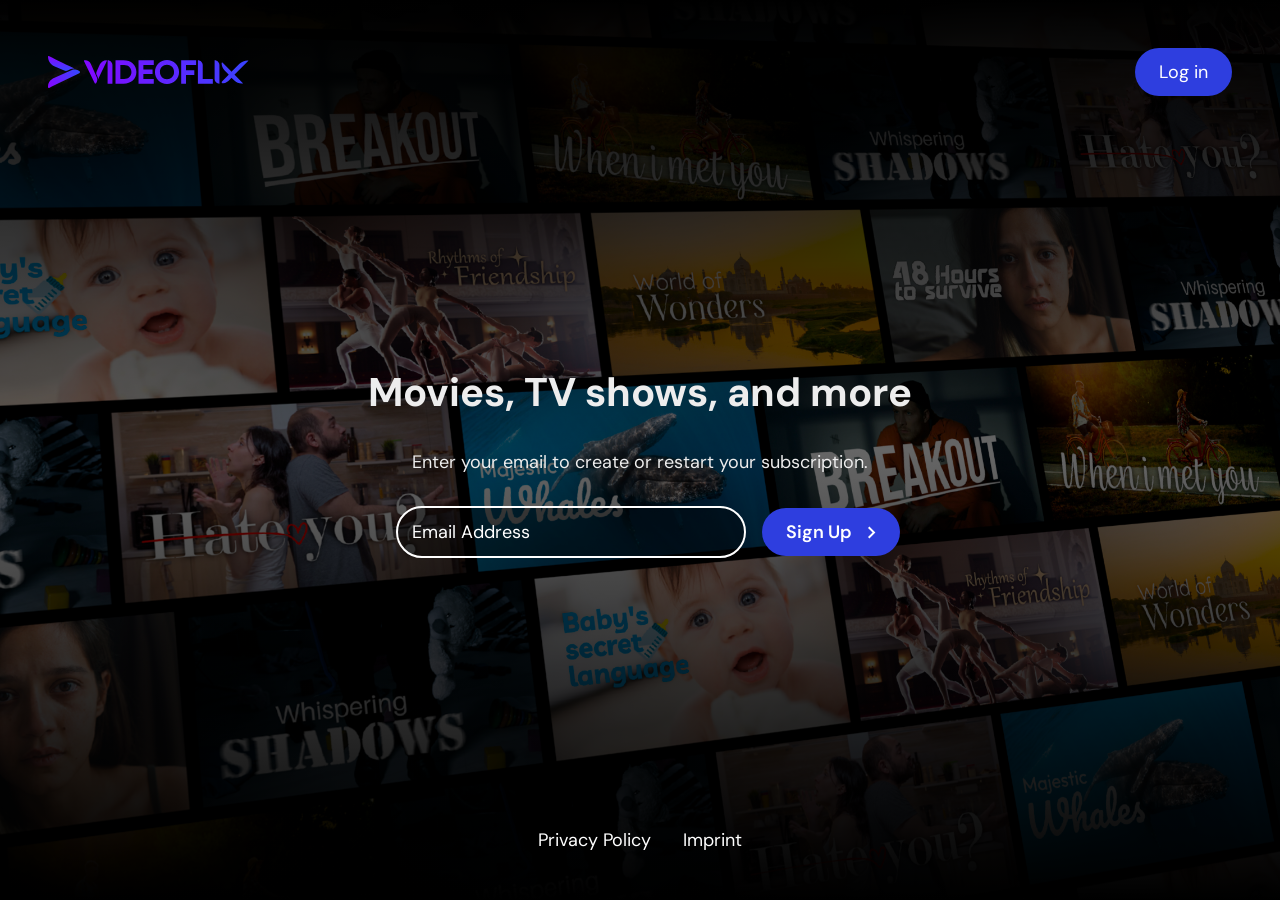
<file: index.html>
<!DOCTYPE html>
<html lang="en">
<head>
    <meta charset="UTF-8">
    <meta name="viewport" content="width=device-width, initial-scale=1.0">
    <title>Videoflix - Startseite</title>

    <link rel="icon" href="./assets/icons/logo_icon_small.svg" type="image/svg+xml">
    <link rel="stylesheet" href="/shared/css/variables.css">
    <link rel="stylesheet" href="/shared/css/standard.css">
    <link rel="stylesheet" href="/shared/css/fonts.css">
    <link rel="stylesheet" href="/shared/css/assets.css">
    <link rel="stylesheet" href="/styles.css">
    <link rel="stylesheet" href="/shared/css/header_footer.css">
    <link rel="stylesheet" href="/shared/css/toast_msg.css">

    <script src="/shared/js/variables.js" defer></script>
    <script src="/shared/js/config.js"></script>
    <script src="/shared/js/auth.js"></script>
    <script src="/shared/js/ui_helper.js"></script>
    <script src="/shared/js/api.js"></script>
    <script src="/shared/js/header.js"></script>
</head>
<body onload="" class="img_bg index_bg">
<header class="main_header w_full">
    <a aria-label="main page" href="../index.html">
        <img src="/assets/icons/logo_icon_small.svg" alt="" srcset="">
        <img src="/assets/icons/logo_icon.svg" alt="" srcset="">
    </a>
    <div id="head_content_right" class="d_flex_cc_gm head_content_right">
        <div class="d_flex_cc_gm">
            <a href="./pages/auth/login.html" class="std_btn btn_prime pad_s d_flex_cc_gs">
                Log in
            </a>
        </div>
    </div>
</header>
<main class="w_full d_flex_cc_gl">
    <section class="d_flex_cc_gl f_d_c font_white_color">
        <h1>Movies, TV shows, and more</h1>
        <p>Enter your email to create or restart your subscription.</p>
        <form onsubmit="goToRegister(event)" class="d_flex_cc_gm index_form">
            <div error="false" id="email_group" class="form_group_w_icon_wo_label w_full d_flex_cc_gm">
                <label for="email"></label>
                <input type="text" placeholder="Email Address" name="email" id="email" class="input_index" required
                       autocomplete="email">
                <div class="d_flex_cc_gm">
                    <button type="submit" class="std_btn btn_prime pad_s d_flex_cc_gm">
                        Sign Up
                        <img src="./assets/icons/chevron_right.svg" alt="" srcset="">
                    </button>
                </div>
            </div>
        </form>
    </section>
</main>
<footer class="main_footer w_full">
    <nav class="d_flex_cc_gl w_full">
        <a href="./pages/privacy/index.html" class="link">Privacy Policy</a>
        <a href="./pages/imprint/index.html" class="link">Imprint</a>
    </nav>
</footer>
</body>
</html>
</file>
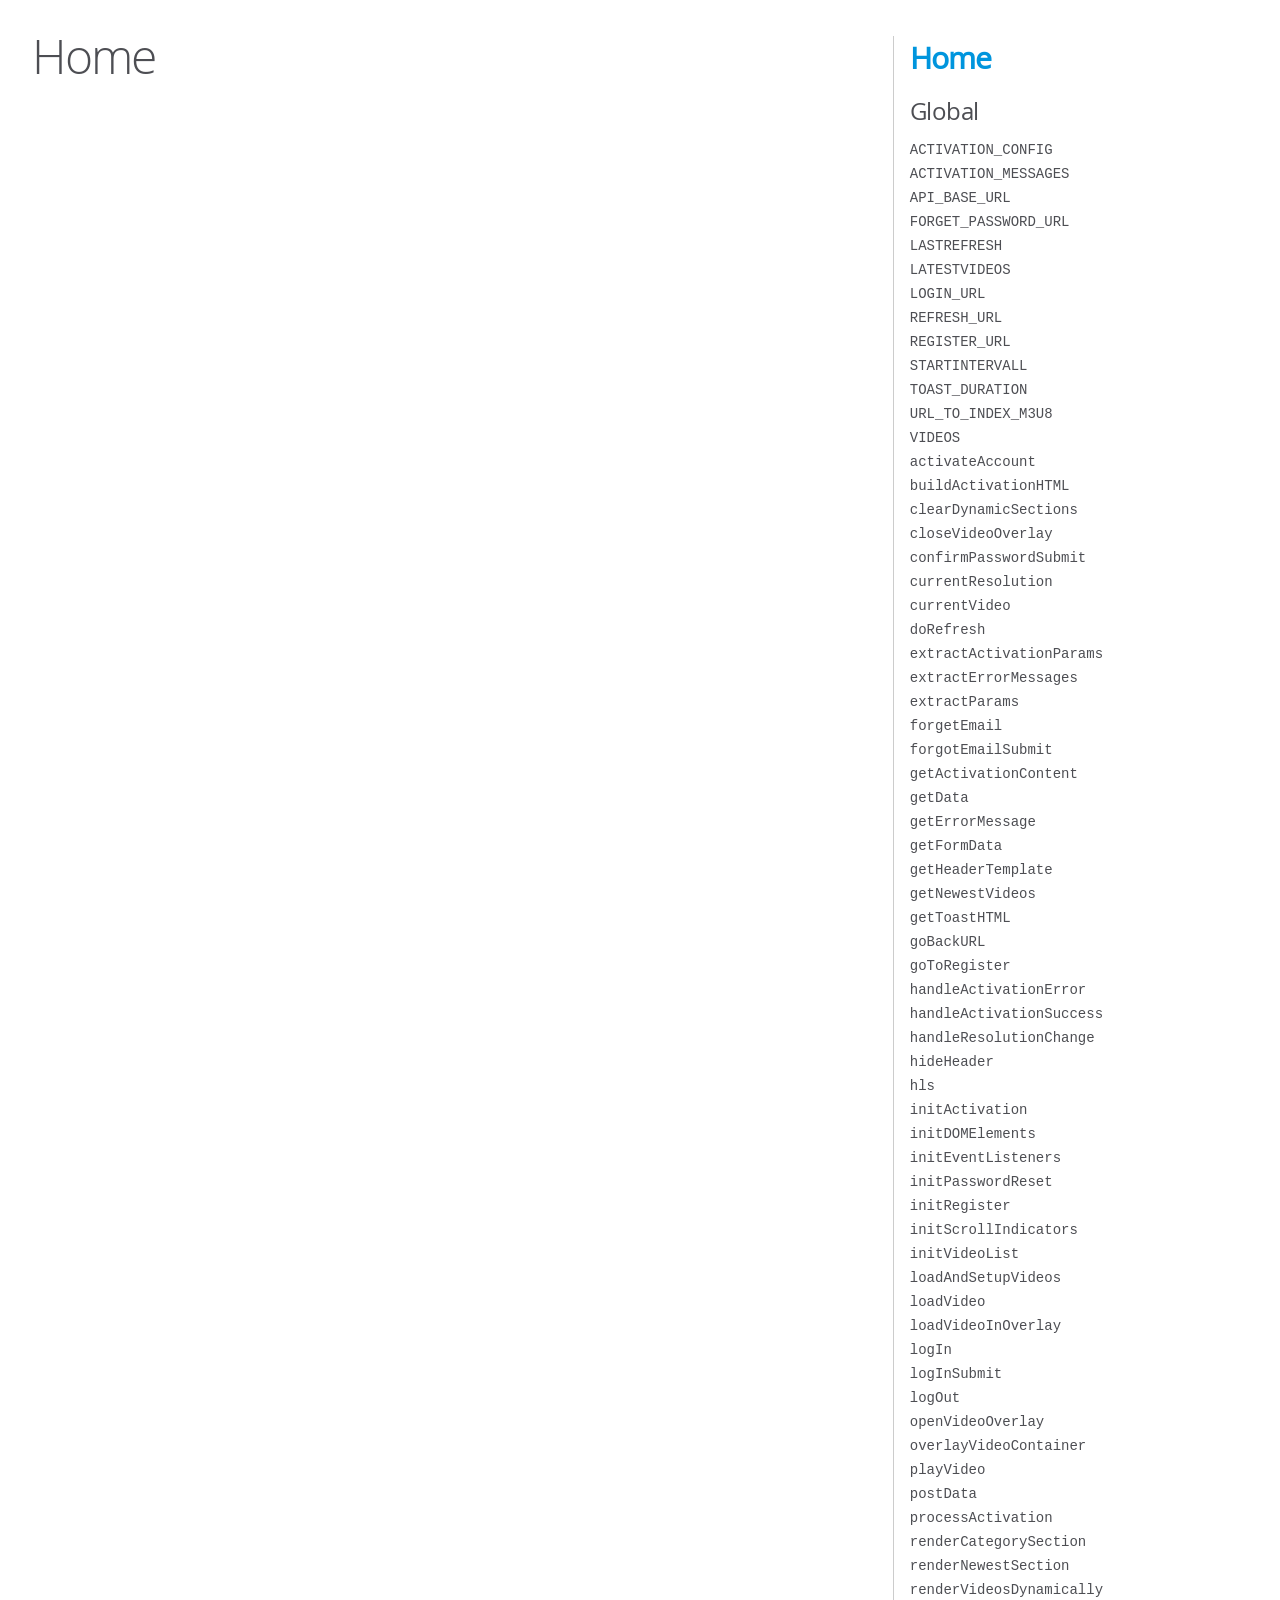
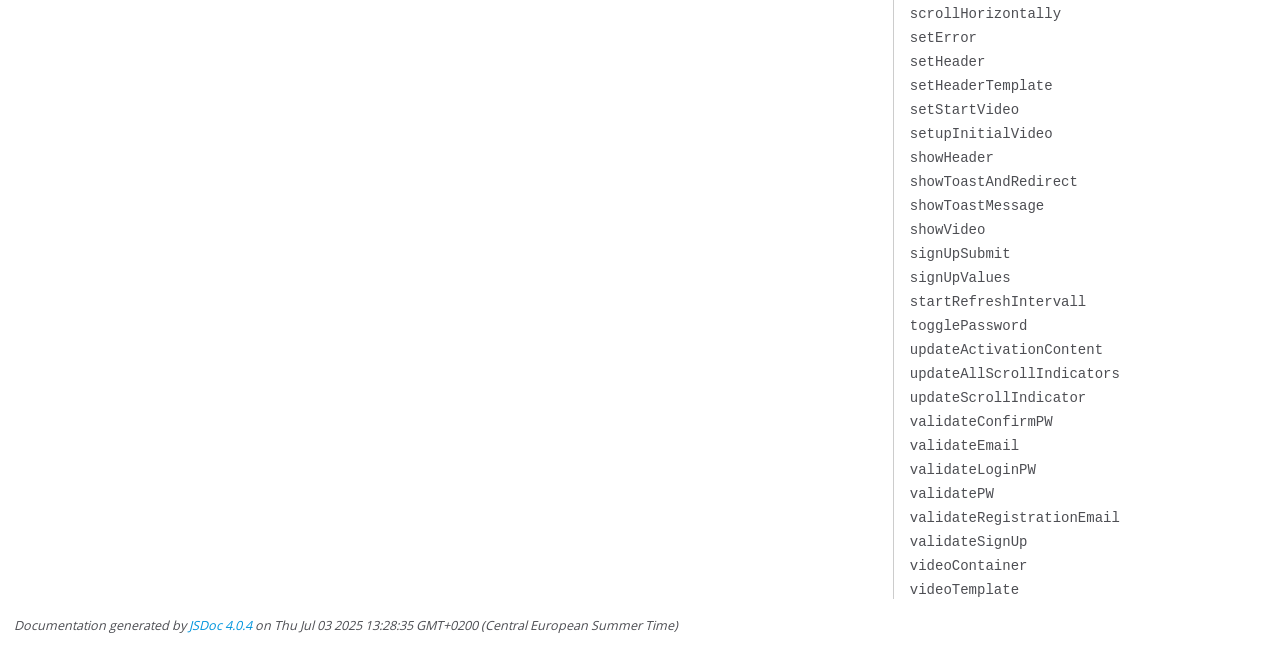
<file: docs/jsdoc/index.html>
<!DOCTYPE html>
<html lang="en">
<head>
    <meta charset="utf-8">
    <title>JSDoc: Home</title>

    <script src="scripts/prettify/prettify.js"> </script>
    <script src="scripts/prettify/lang-css.js"> </script>
    <!--[if lt IE 9]>
      <script src="//html5shiv.googlecode.com/svn/trunk/html5.js"></script>
    <![endif]-->
    <link type="text/css" rel="stylesheet" href="styles/prettify-tomorrow.css">
    <link type="text/css" rel="stylesheet" href="styles/jsdoc-default.css">
</head>

<body>

<div id="main">

    <h1 class="page-title">Home</h1>

    



    


    <h3> </h3>










    









</div>

<nav>
    <h2><a href="index.html">Home</a></h2><h3>Global</h3><ul><li><a href="global.html#ACTIVATION_CONFIG">ACTIVATION_CONFIG</a></li><li><a href="global.html#ACTIVATION_MESSAGES">ACTIVATION_MESSAGES</a></li><li><a href="global.html#API_BASE_URL">API_BASE_URL</a></li><li><a href="global.html#FORGET_PASSWORD_URL">FORGET_PASSWORD_URL</a></li><li><a href="global.html#LASTREFRESH">LASTREFRESH</a></li><li><a href="global.html#LATESTVIDEOS">LATESTVIDEOS</a></li><li><a href="global.html#LOGIN_URL">LOGIN_URL</a></li><li><a href="global.html#REFRESH_URL">REFRESH_URL</a></li><li><a href="global.html#REGISTER_URL">REGISTER_URL</a></li><li><a href="global.html#STARTINTERVALL">STARTINTERVALL</a></li><li><a href="global.html#TOAST_DURATION">TOAST_DURATION</a></li><li><a href="global.html#URL_TO_INDEX_M3U8">URL_TO_INDEX_M3U8</a></li><li><a href="global.html#VIDEOS">VIDEOS</a></li><li><a href="global.html#activateAccount">activateAccount</a></li><li><a href="global.html#buildActivationHTML">buildActivationHTML</a></li><li><a href="global.html#clearDynamicSections">clearDynamicSections</a></li><li><a href="global.html#closeVideoOverlay">closeVideoOverlay</a></li><li><a href="global.html#confirmPasswordSubmit">confirmPasswordSubmit</a></li><li><a href="global.html#currentResolution">currentResolution</a></li><li><a href="global.html#currentVideo">currentVideo</a></li><li><a href="global.html#doRefresh">doRefresh</a></li><li><a href="global.html#extractActivationParams">extractActivationParams</a></li><li><a href="global.html#extractErrorMessages">extractErrorMessages</a></li><li><a href="global.html#extractParams">extractParams</a></li><li><a href="global.html#forgetEmail">forgetEmail</a></li><li><a href="global.html#forgotEmailSubmit">forgotEmailSubmit</a></li><li><a href="global.html#getActivationContent">getActivationContent</a></li><li><a href="global.html#getData">getData</a></li><li><a href="global.html#getErrorMessage">getErrorMessage</a></li><li><a href="global.html#getFormData">getFormData</a></li><li><a href="global.html#getHeaderTemplate">getHeaderTemplate</a></li><li><a href="global.html#getNewestVideos">getNewestVideos</a></li><li><a href="global.html#getToastHTML">getToastHTML</a></li><li><a href="global.html#goBackURL">goBackURL</a></li><li><a href="global.html#goToRegister">goToRegister</a></li><li><a href="global.html#handleActivationError">handleActivationError</a></li><li><a href="global.html#handleActivationSuccess">handleActivationSuccess</a></li><li><a href="global.html#handleResolutionChange">handleResolutionChange</a></li><li><a href="global.html#hideHeader">hideHeader</a></li><li><a href="global.html#hls">hls</a></li><li><a href="global.html#initActivation">initActivation</a></li><li><a href="global.html#initDOMElements">initDOMElements</a></li><li><a href="global.html#initEventListeners">initEventListeners</a></li><li><a href="global.html#initPasswordReset">initPasswordReset</a></li><li><a href="global.html#initRegister">initRegister</a></li><li><a href="global.html#initScrollIndicators">initScrollIndicators</a></li><li><a href="global.html#initVideoList">initVideoList</a></li><li><a href="global.html#loadAndSetupVideos">loadAndSetupVideos</a></li><li><a href="global.html#loadVideo">loadVideo</a></li><li><a href="global.html#loadVideoInOverlay">loadVideoInOverlay</a></li><li><a href="global.html#logIn">logIn</a></li><li><a href="global.html#logInSubmit">logInSubmit</a></li><li><a href="global.html#logOut">logOut</a></li><li><a href="global.html#openVideoOverlay">openVideoOverlay</a></li><li><a href="global.html#overlayVideoContainer">overlayVideoContainer</a></li><li><a href="global.html#playVideo">playVideo</a></li><li><a href="global.html#postData">postData</a></li><li><a href="global.html#processActivation">processActivation</a></li><li><a href="global.html#renderCategorySection">renderCategorySection</a></li><li><a href="global.html#renderNewestSection">renderNewestSection</a></li><li><a href="global.html#renderVideosDynamically">renderVideosDynamically</a></li><li><a href="global.html#scrollHorizontally">scrollHorizontally</a></li><li><a href="global.html#setError">setError</a></li><li><a href="global.html#setHeader">setHeader</a></li><li><a href="global.html#setHeaderTemplate">setHeaderTemplate</a></li><li><a href="global.html#setStartVideo">setStartVideo</a></li><li><a href="global.html#setupInitialVideo">setupInitialVideo</a></li><li><a href="global.html#showHeader">showHeader</a></li><li><a href="global.html#showToastAndRedirect">showToastAndRedirect</a></li><li><a href="global.html#showToastMessage">showToastMessage</a></li><li><a href="global.html#showVideo">showVideo</a></li><li><a href="global.html#signUpSubmit">signUpSubmit</a></li><li><a href="global.html#signUpValues">signUpValues</a></li><li><a href="global.html#startRefreshIntervall">startRefreshIntervall</a></li><li><a href="global.html#togglePassword">togglePassword</a></li><li><a href="global.html#updateActivationContent">updateActivationContent</a></li><li><a href="global.html#updateAllScrollIndicators">updateAllScrollIndicators</a></li><li><a href="global.html#updateScrollIndicator">updateScrollIndicator</a></li><li><a href="global.html#validateConfirmPW">validateConfirmPW</a></li><li><a href="global.html#validateEmail">validateEmail</a></li><li><a href="global.html#validateLoginPW">validateLoginPW</a></li><li><a href="global.html#validatePW">validatePW</a></li><li><a href="global.html#validateRegistrationEmail">validateRegistrationEmail</a></li><li><a href="global.html#validateSignUp">validateSignUp</a></li><li><a href="global.html#videoContainer">videoContainer</a></li><li><a href="global.html#videoTemplate">videoTemplate</a></li></ul>
</nav>

<br class="clear">

<footer>
    Documentation generated by <a href="https://github.com/jsdoc/jsdoc">JSDoc 4.0.4</a> on Thu Jul 03 2025 13:28:35 GMT+0200 (Central European Summer Time)
</footer>

<script> prettyPrint(); </script>
<script src="scripts/linenumber.js"> </script>
</body>
</html>
</file>
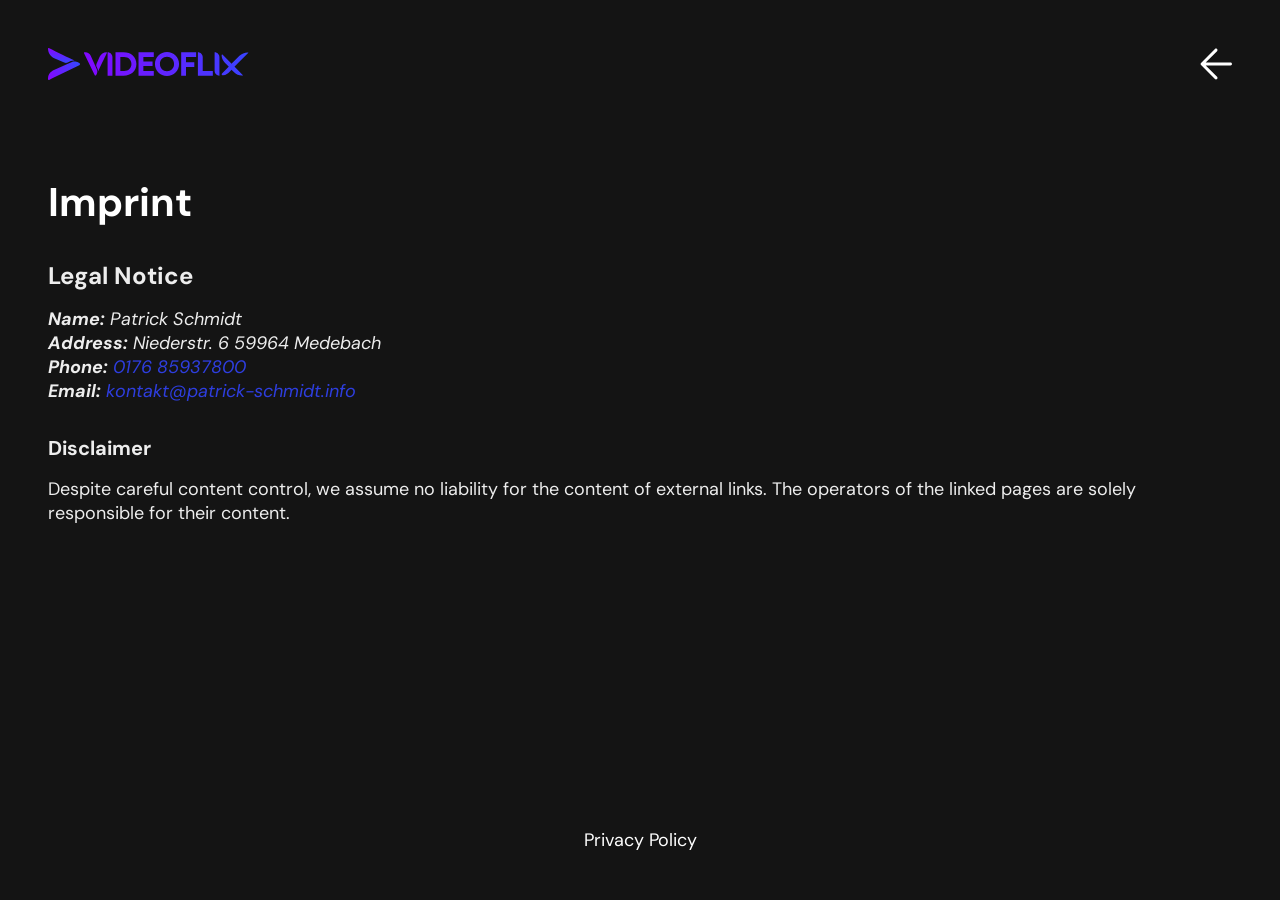
<file: pages/imprint/index.html>
<!DOCTYPE html>
<html lang="en">

<head>
    <meta charset="UTF-8">
    <meta name="viewport" content="width=device-width, initial-scale=1.0">
    <title>Videoflix - Imprint</title>

    <link rel="stylesheet" href="/shared/css/variables.css">
    <link rel="stylesheet" href="/shared/css/standard.css">
    <link rel="stylesheet" href="/shared/css/fonts.css">
    <link rel="stylesheet" href="/shared/css/assets.css">
    <link rel="stylesheet" href="/shared/css/header_footer.css">
    <link rel="stylesheet" href="/styles.css">
    <link rel="icon" href="/assets/icons/logo_icon_small.svg" type="image/svg+xml">

    <script src="/shared/js/variables.js" ></script>
    <script src="/shared/js/ui_helper.js"></script>
    <script src="/shared/js/api.js"></script>
    <script src="/shared/js/header.js"></script>
</head>

<body onload="setHeader()" class="dark_bg">
<header class="main_header w_full">
    <a aria-label="login page" href="/pages/auth/login.html">
        <img src="/assets/icons/logo_icon_small.svg" alt="" srcset="">
        <img src="/assets/icons/logo_icon.svg" alt="" srcset="">
    </a>
    <a aria-label="go back" onclick="goBackURL()">
        <img src="../../assets/icons/arrow_back.svg" alt="arrow for going back">
        <img src="../../assets/icons/arrow_back.svg" alt="arrow for going back">
    </a>
</header>
<main class="w_full d_flex_ss_gl font_white_color">
    <h1 class="font_prime_color">Imprint</h1>

    <section class="d_flex_ss_gm f_d_c">
        <h2>Legal Notice</h2>
        <address>
            <p><strong>Name:</strong> Patrick Schmidt</p>
            <p><strong>Address:</strong> Niederstr. 6 59964 Medebach</p>
            <p><strong>Phone:</strong> <a class="link_secondary" href="tel:+4917685937800">0176 85937800</a></p>
            <p><strong>Email:</strong> <a class="link_secondary" href="mailto:kontakt@patrick-schmidt.info">kontakt@patrick-schmidt.info</a></p>
        </address>
    </section>
    <section class="d_flex_ss_gm f_d_c">
        <h3>Disclaimer</h3>
        <p>
            Despite careful content control, we assume no liability for the content of external links.
            The operators of the linked pages are solely responsible for their content.
        </p>
    </section>
</main>
<footer class="main_footer  w_full">
    <nav class="d_flex_cs_gl w_full">
        <a aria-label="privacy policy page" href="../privacy/index.html" class="link">Privacy Policy</a>
    </nav>
</footer>
</body>

</html>
</file>
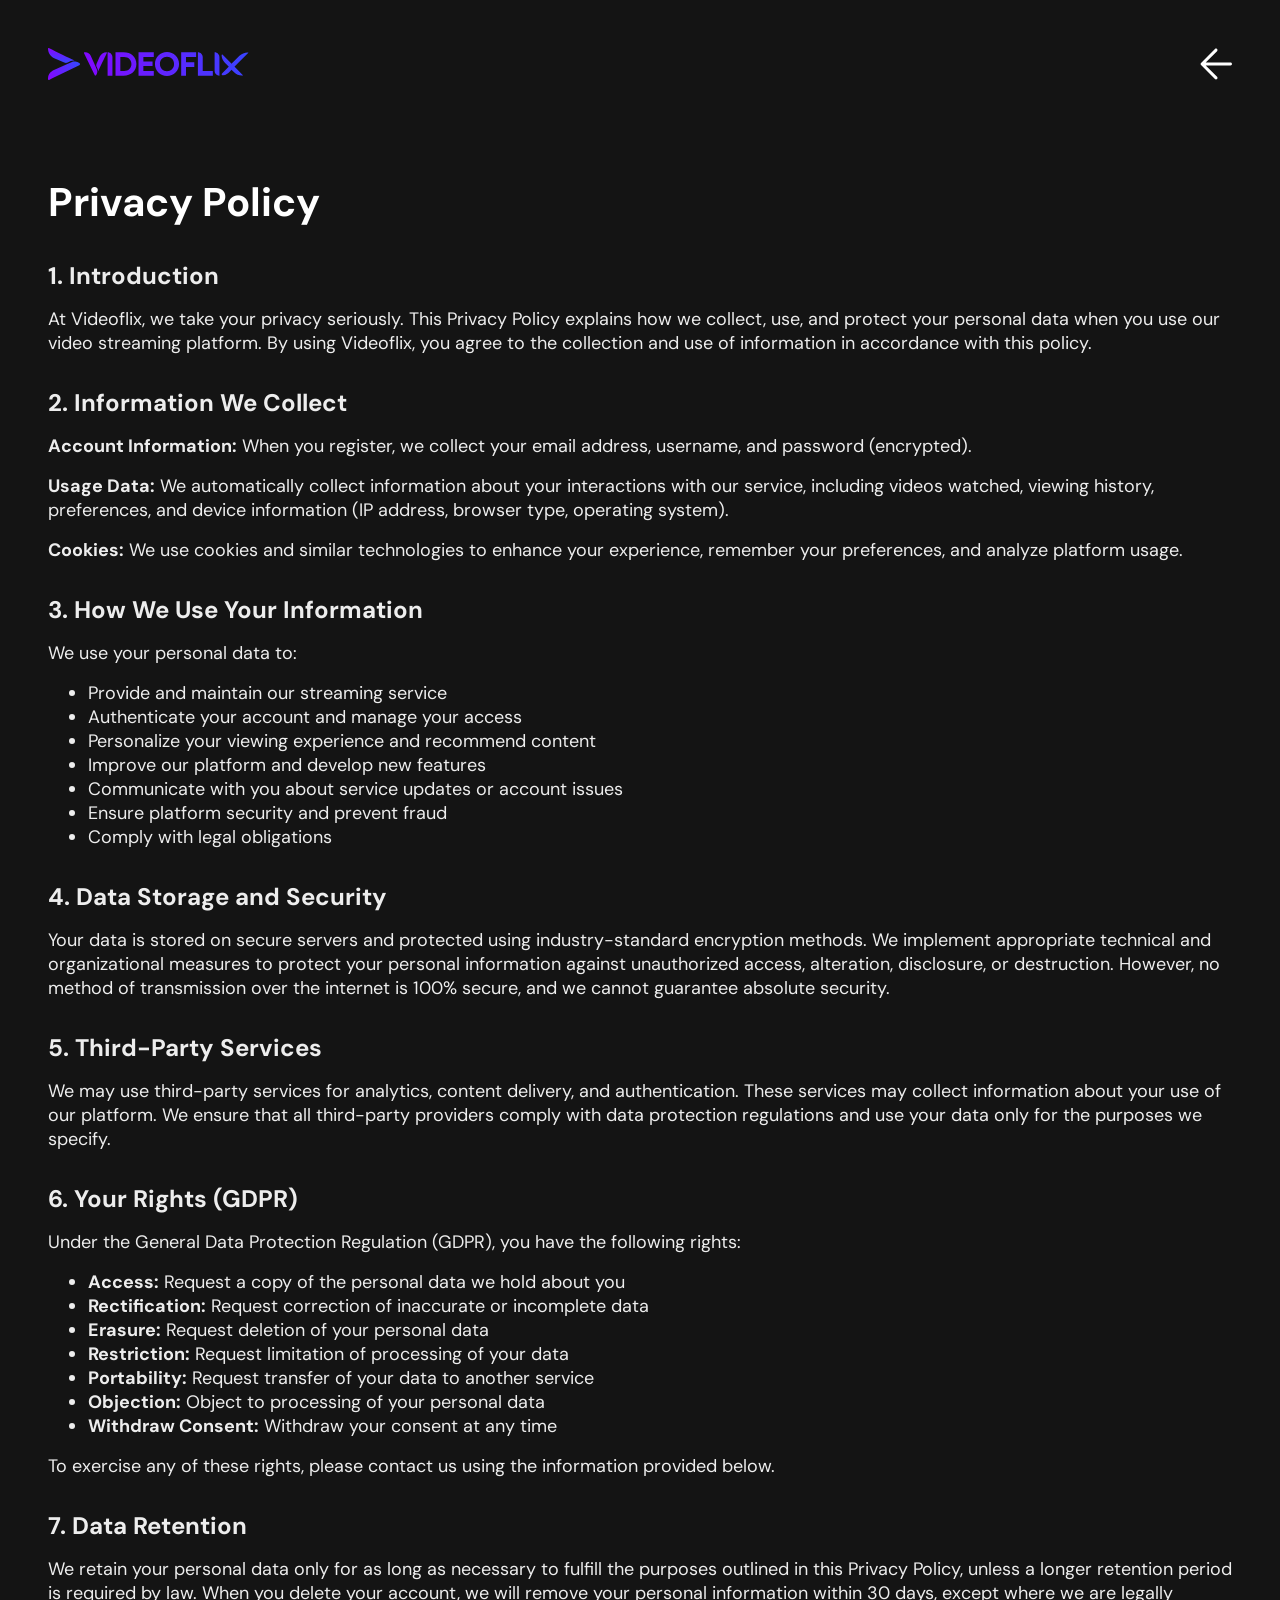
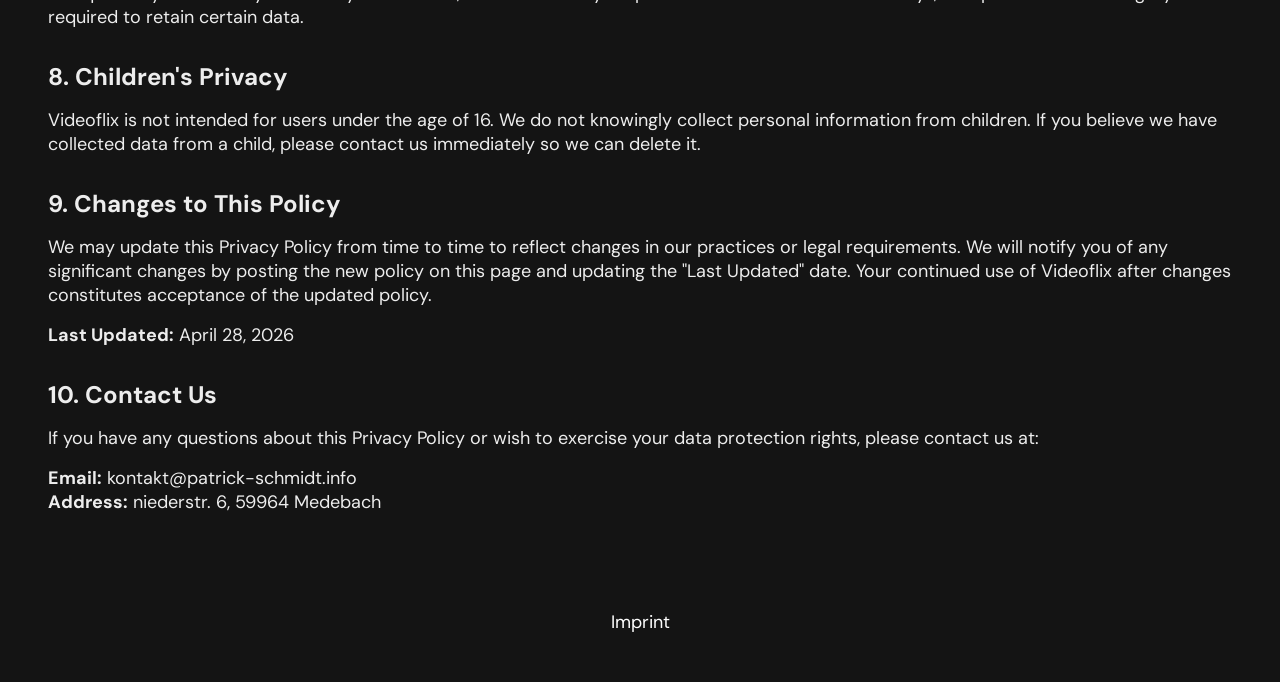
<file: pages/privacy/index.html>
<!DOCTYPE html>
<html lang="en">

<head>
    <meta charset="UTF-8">
    <meta name="viewport" content="width=device-width, initial-scale=1.0">
    <title>Videoflix - Privacy Policy</title>

    <link rel="stylesheet" href="/shared/css/variables.css">
    <link rel="stylesheet" href="/shared/css/standard.css">
    <link rel="stylesheet" href="/shared/css/fonts.css">
    <link rel="stylesheet" href="/shared/css/assets.css">
    <link rel="stylesheet" href="/shared/css/header_footer.css">
    <link rel="stylesheet" href="/styles.css">
    <link rel="icon" href="/assets/icons/logo_icon_small.svg" type="image/svg+xml">

    <script src="/shared/js/variables.js"></script>
    <script src="/shared/js/ui_helper.js"></script>
    <script src="/shared/js/api.js"></script>
    <script src="/shared/js/header.js"></script>
</head>

<body onload="setHeader()" class="dark_bg">
<header class="main_header w_full">
        <a aria-label="login page" href="/pages/auth/login.html">
            <img src="/assets/icons/logo_icon_small.svg" alt="" srcset="">
            <img src="/assets/icons/logo_icon.svg" alt="" srcset="">
        </a>
    <a onclick="goBackURL()">
        <img src="../../assets/icons/arrow_back.svg" alt="arrow for going back">
        <img src="../../assets/icons/arrow_back.svg" alt="arrow for going back">
    </a>
</header>
<main class="w_full d_flex_ss_gl font_white_color">
    <h1 class="font_prime_color">Privacy Policy</h1>
    
    <section class="d_flex_ss_gm f_d_c">
        <h2>1. Introduction</h2>
        <p>
            At Videoflix, we take your privacy seriously. This Privacy Policy explains how we collect, use, and protect your personal data when you use our video streaming platform. By using Videoflix, you agree to the collection and use of information in accordance with this policy.
        </p>
    </section>

    <section class="d_flex_ss_gm f_d_c">
        <h2>2. Information We Collect</h2>
        <p><strong>Account Information:</strong> When you register, we collect your email address, username, and password (encrypted).</p>
        <p><strong>Usage Data:</strong> We automatically collect information about your interactions with our service, including videos watched, viewing history, preferences, and device information (IP address, browser type, operating system).</p>
        <p><strong>Cookies:</strong> We use cookies and similar technologies to enhance your experience, remember your preferences, and analyze platform usage.</p>
    </section>

    <section class="d_flex_ss_gm f_d_c">
        <h2>3. How We Use Your Information</h2>
        <p>We use your personal data to:</p>
        <ul>
            <li>Provide and maintain our streaming service</li>
            <li>Authenticate your account and manage your access</li>
            <li>Personalize your viewing experience and recommend content</li>
            <li>Improve our platform and develop new features</li>
            <li>Communicate with you about service updates or account issues</li>
            <li>Ensure platform security and prevent fraud</li>
            <li>Comply with legal obligations</li>
        </ul>
    </section>

    <section class="d_flex_ss_gm f_d_c">
        <h2>4. Data Storage and Security</h2>
        <p>
            Your data is stored on secure servers and protected using industry-standard encryption methods. We implement appropriate technical and organizational measures to protect your personal information against unauthorized access, alteration, disclosure, or destruction. However, no method of transmission over the internet is 100% secure, and we cannot guarantee absolute security.
        </p>
    </section>

    <section class="d_flex_ss_gm f_d_c">
        <h2>5. Third-Party Services</h2>
        <p>
            We may use third-party services for analytics, content delivery, and authentication. These services may collect information about your use of our platform. We ensure that all third-party providers comply with data protection regulations and use your data only for the purposes we specify.
        </p>
    </section>

    <section class="d_flex_ss_gm f_d_c">
        <h2>6. Your Rights (GDPR)</h2>
        <p>Under the General Data Protection Regulation (GDPR), you have the following rights:</p>
        <ul>
            <li><strong>Access:</strong> Request a copy of the personal data we hold about you</li>
            <li><strong>Rectification:</strong> Request correction of inaccurate or incomplete data</li>
            <li><strong>Erasure:</strong> Request deletion of your personal data</li>
            <li><strong>Restriction:</strong> Request limitation of processing of your data</li>
            <li><strong>Portability:</strong> Request transfer of your data to another service</li>
            <li><strong>Objection:</strong> Object to processing of your personal data</li>
            <li><strong>Withdraw Consent:</strong> Withdraw your consent at any time</li>
        </ul>
        <p>To exercise any of these rights, please contact us using the information provided below.</p>
    </section>

    <section class="d_flex_ss_gm f_d_c">
        <h2>7. Data Retention</h2>
        <p>
            We retain your personal data only for as long as necessary to fulfill the purposes outlined in this Privacy Policy, unless a longer retention period is required by law. When you delete your account, we will remove your personal information within 30 days, except where we are legally required to retain certain data.
        </p>
    </section>

    <section class="d_flex_ss_gm f_d_c">
        <h2>8. Children's Privacy</h2>
        <p>
            Videoflix is not intended for users under the age of 16. We do not knowingly collect personal information from children. If you believe we have collected data from a child, please contact us immediately so we can delete it.
        </p>
    </section>

    <section class="d_flex_ss_gm f_d_c">
        <h2>9. Changes to This Policy</h2>
        <p>
            We may update this Privacy Policy from time to time to reflect changes in our practices or legal requirements. We will notify you of any significant changes by posting the new policy on this page and updating the "Last Updated" date. Your continued use of Videoflix after changes constitutes acceptance of the updated policy.
        </p>
        <p><strong>Last Updated:</strong> April 28, 2026</p>
    </section>

    <section class="d_flex_ss_gm f_d_c">
        <h2>10. Contact Us</h2>
        <p>
            If you have any questions about this Privacy Policy or wish to exercise your data protection rights, please contact us at:
        </p>
        <p>
            <strong>Email:</strong> kontakt@patrick-schmidt.info<br>
            <strong>Address:</strong> niederstr. 6, 59964 Medebach<br>
        </p>
    </section>
</main>
<footer class="main_footer  w_full">
    <nav class="d_flex_cs_gl w_full">
        <a aria-label="imprint page" href="../imprint/index.html" class="link">Imprint</a>
    </nav>
</footer>
</body>
</html>
</file>
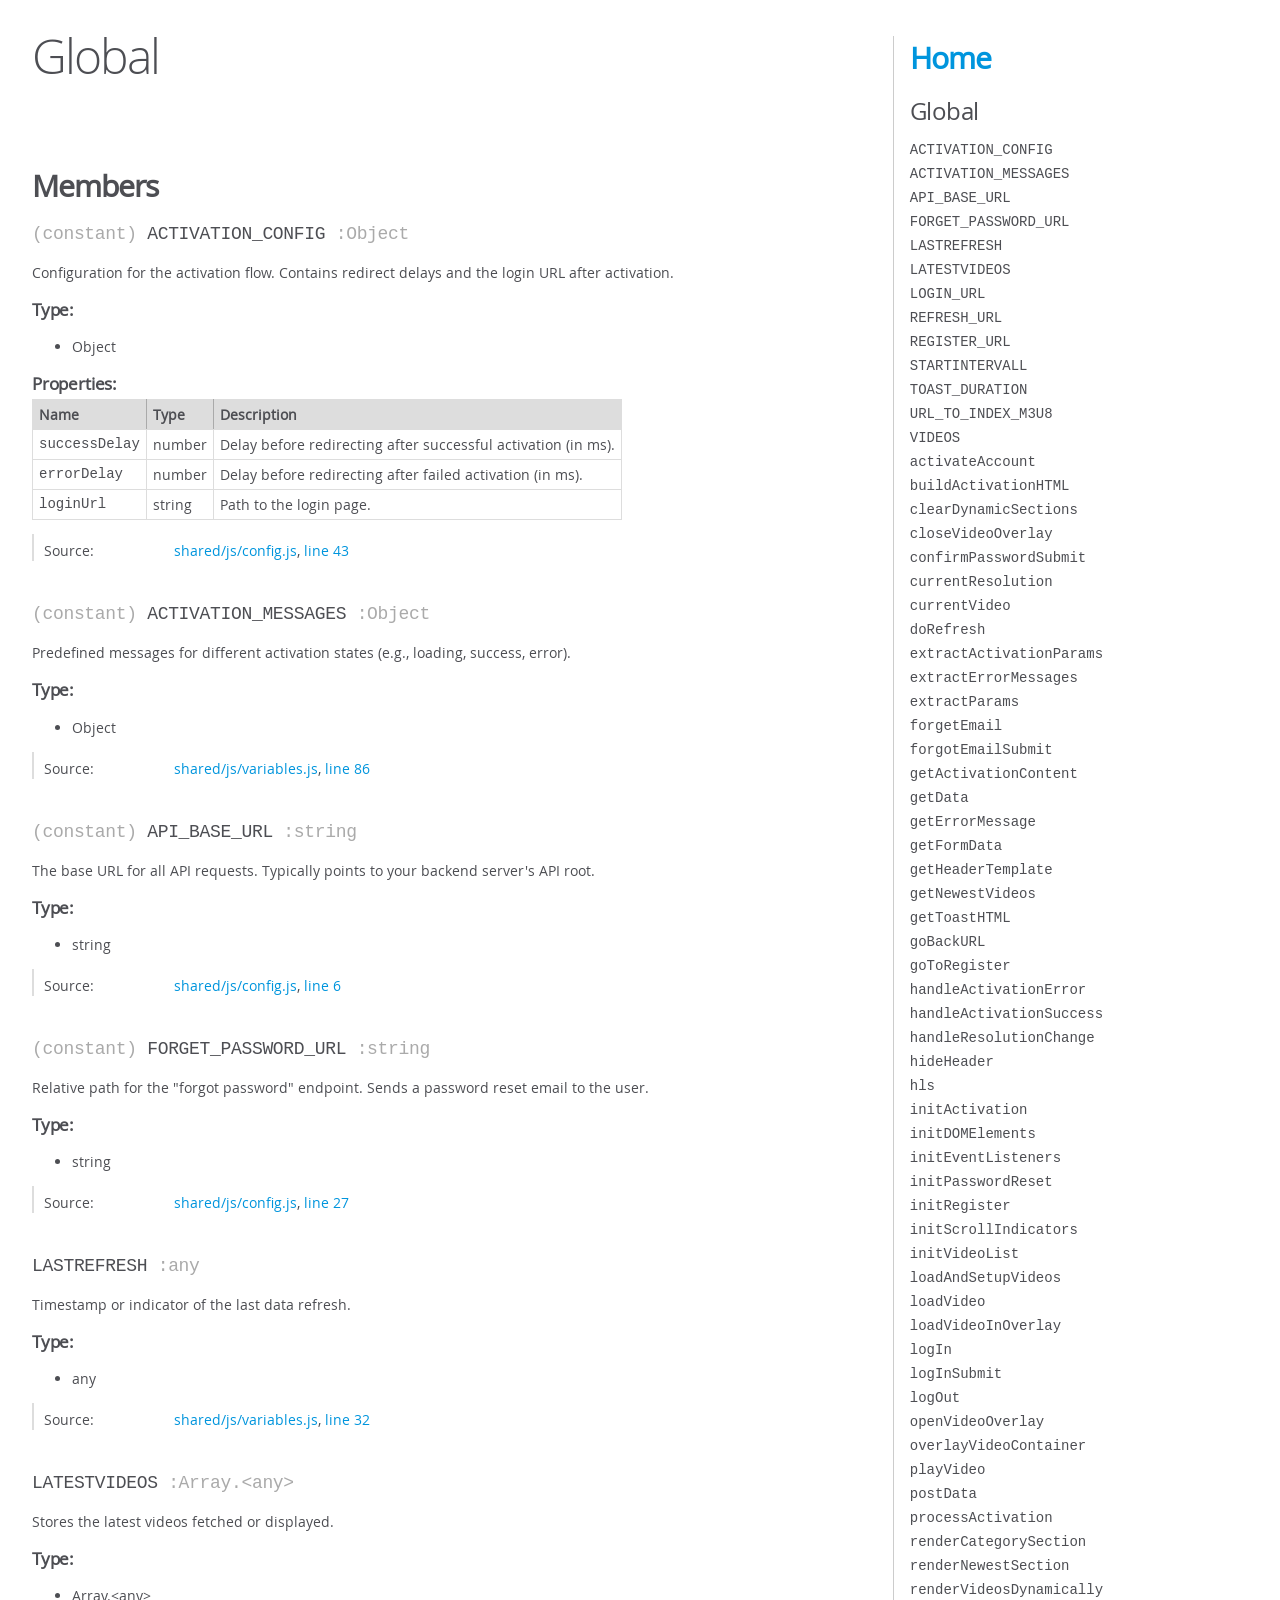
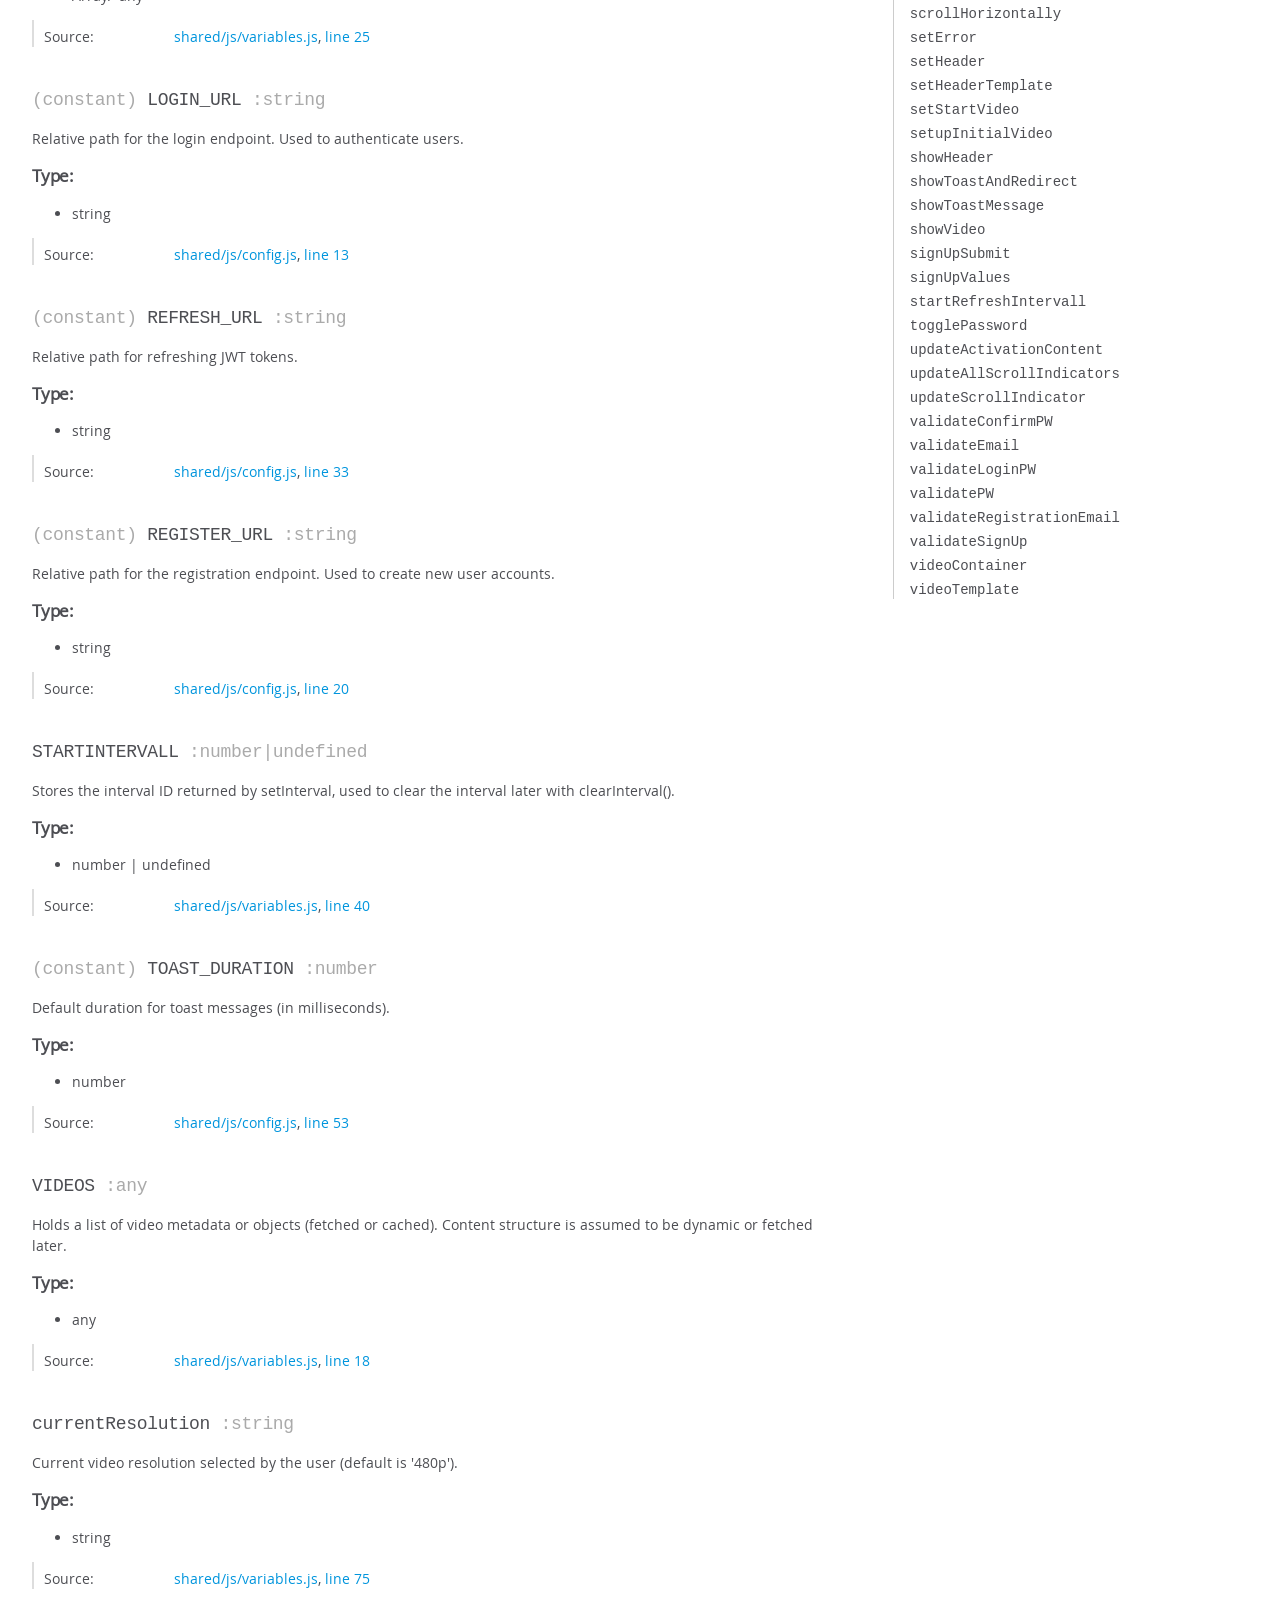
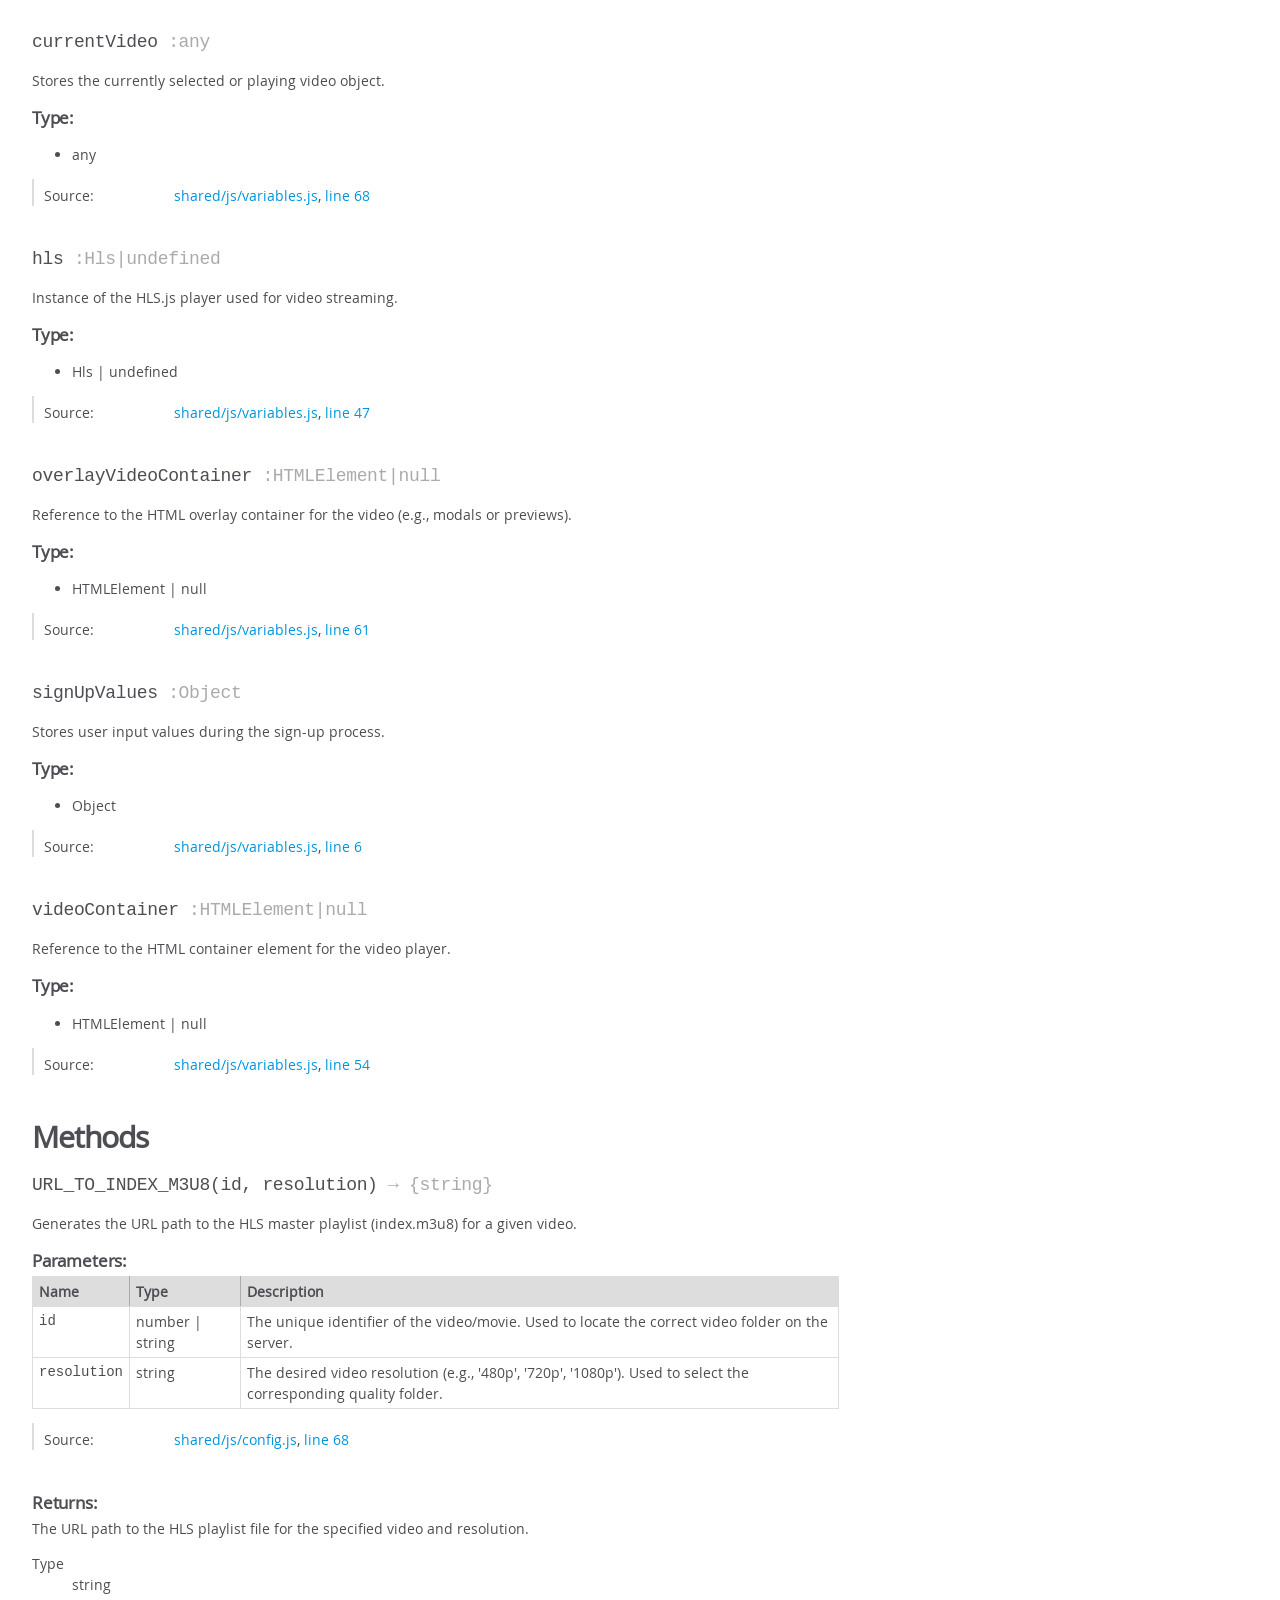
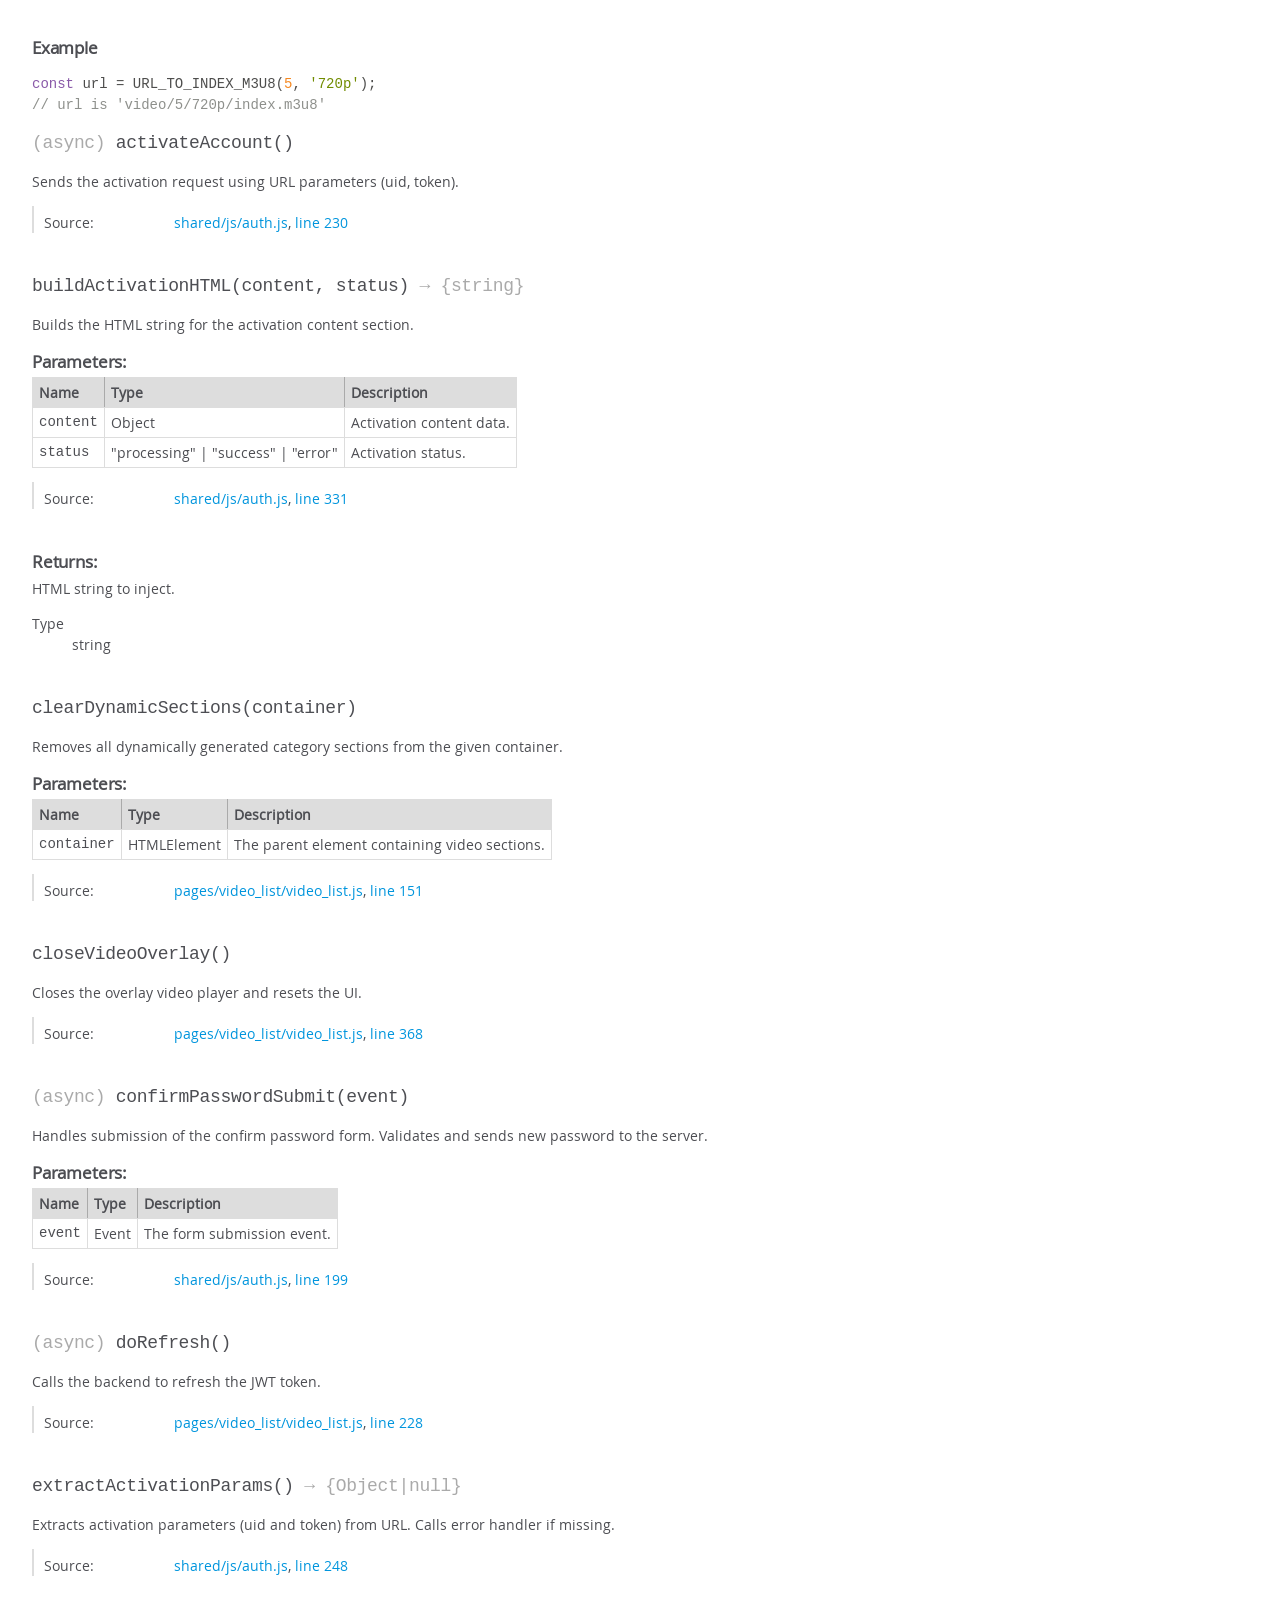
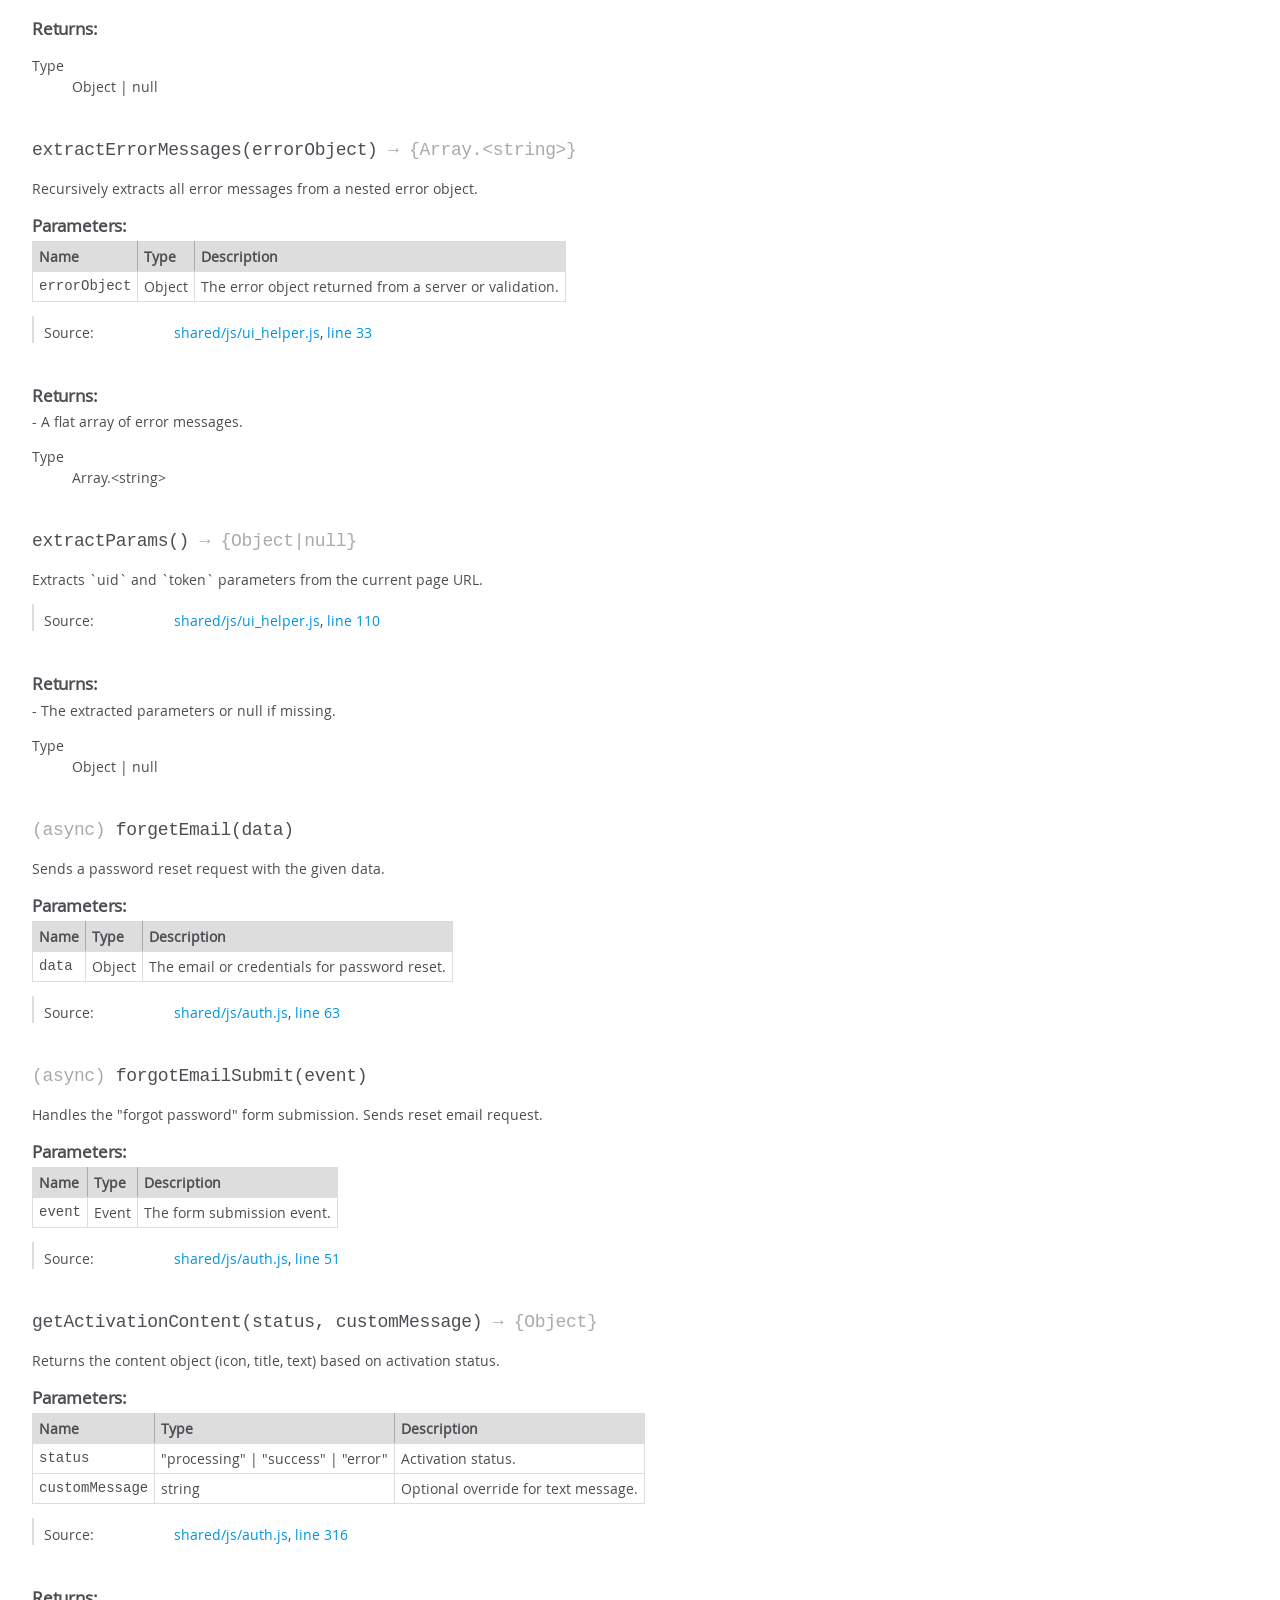
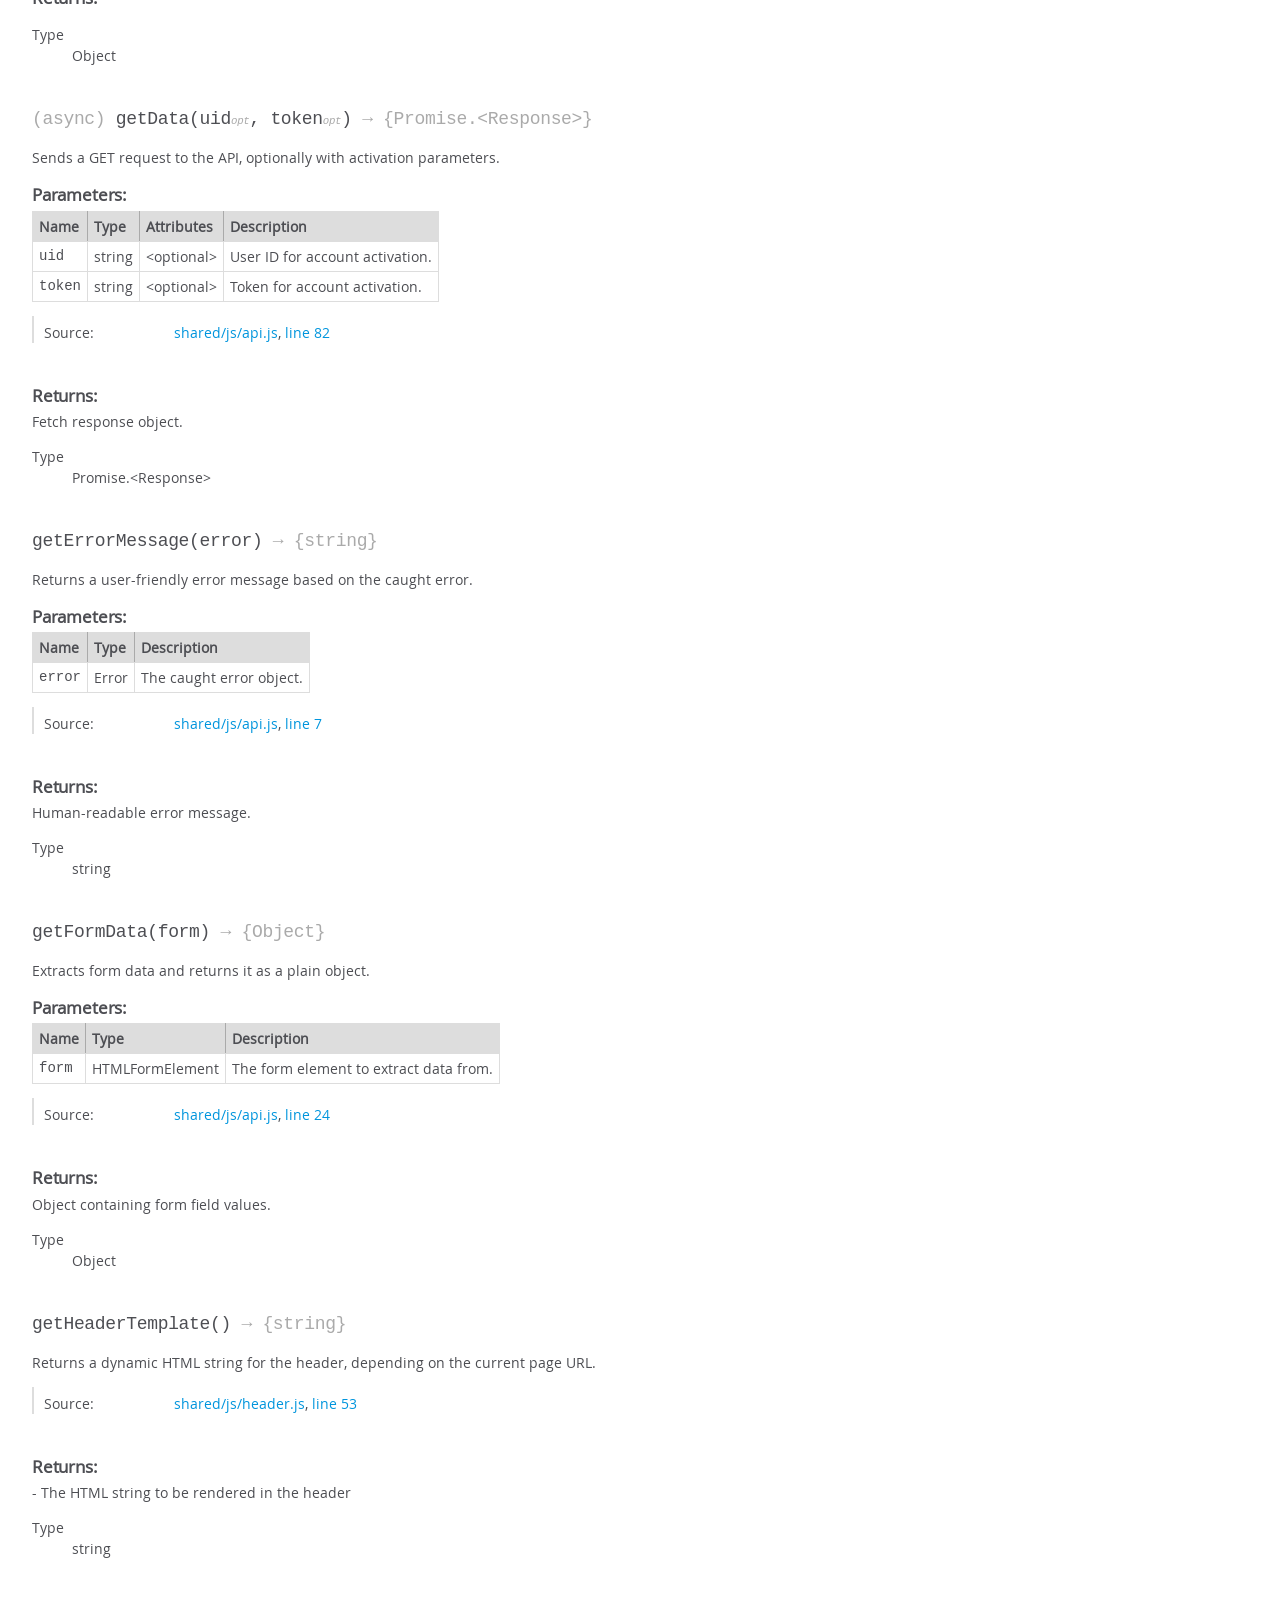
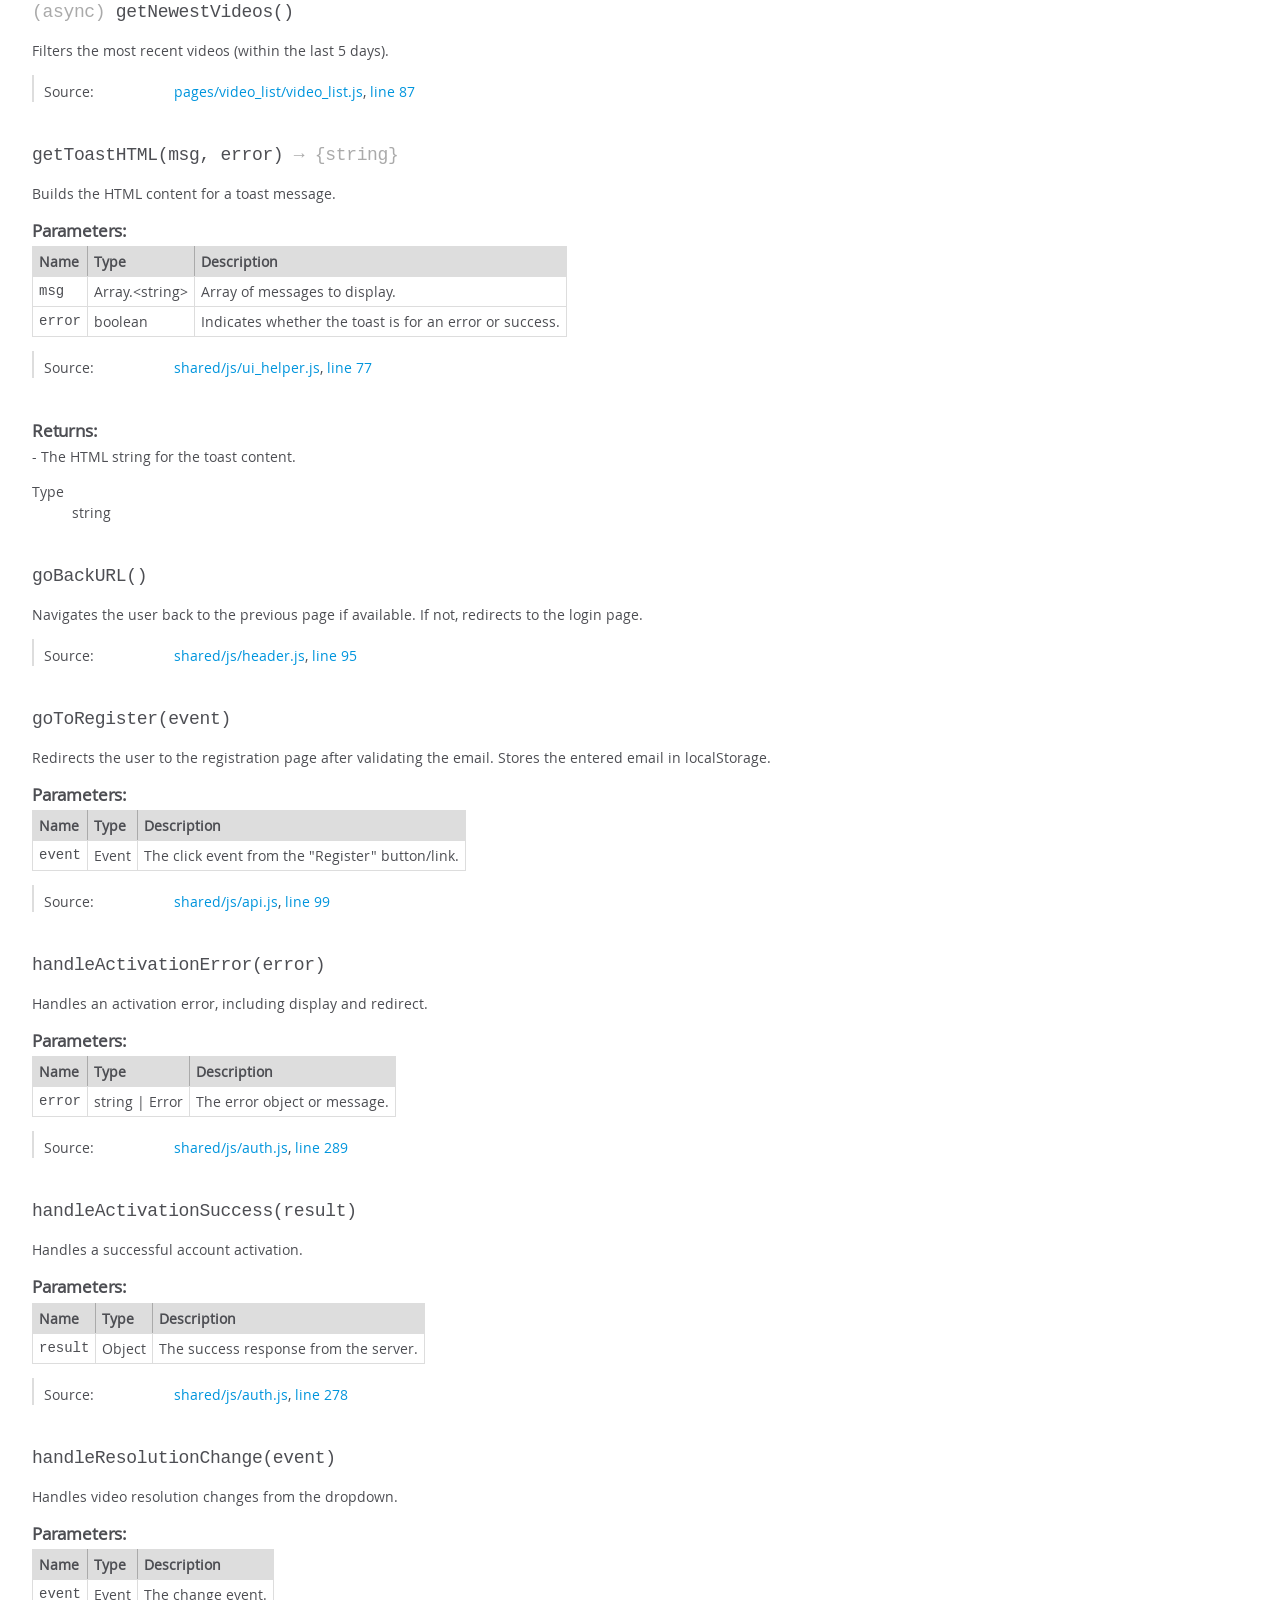
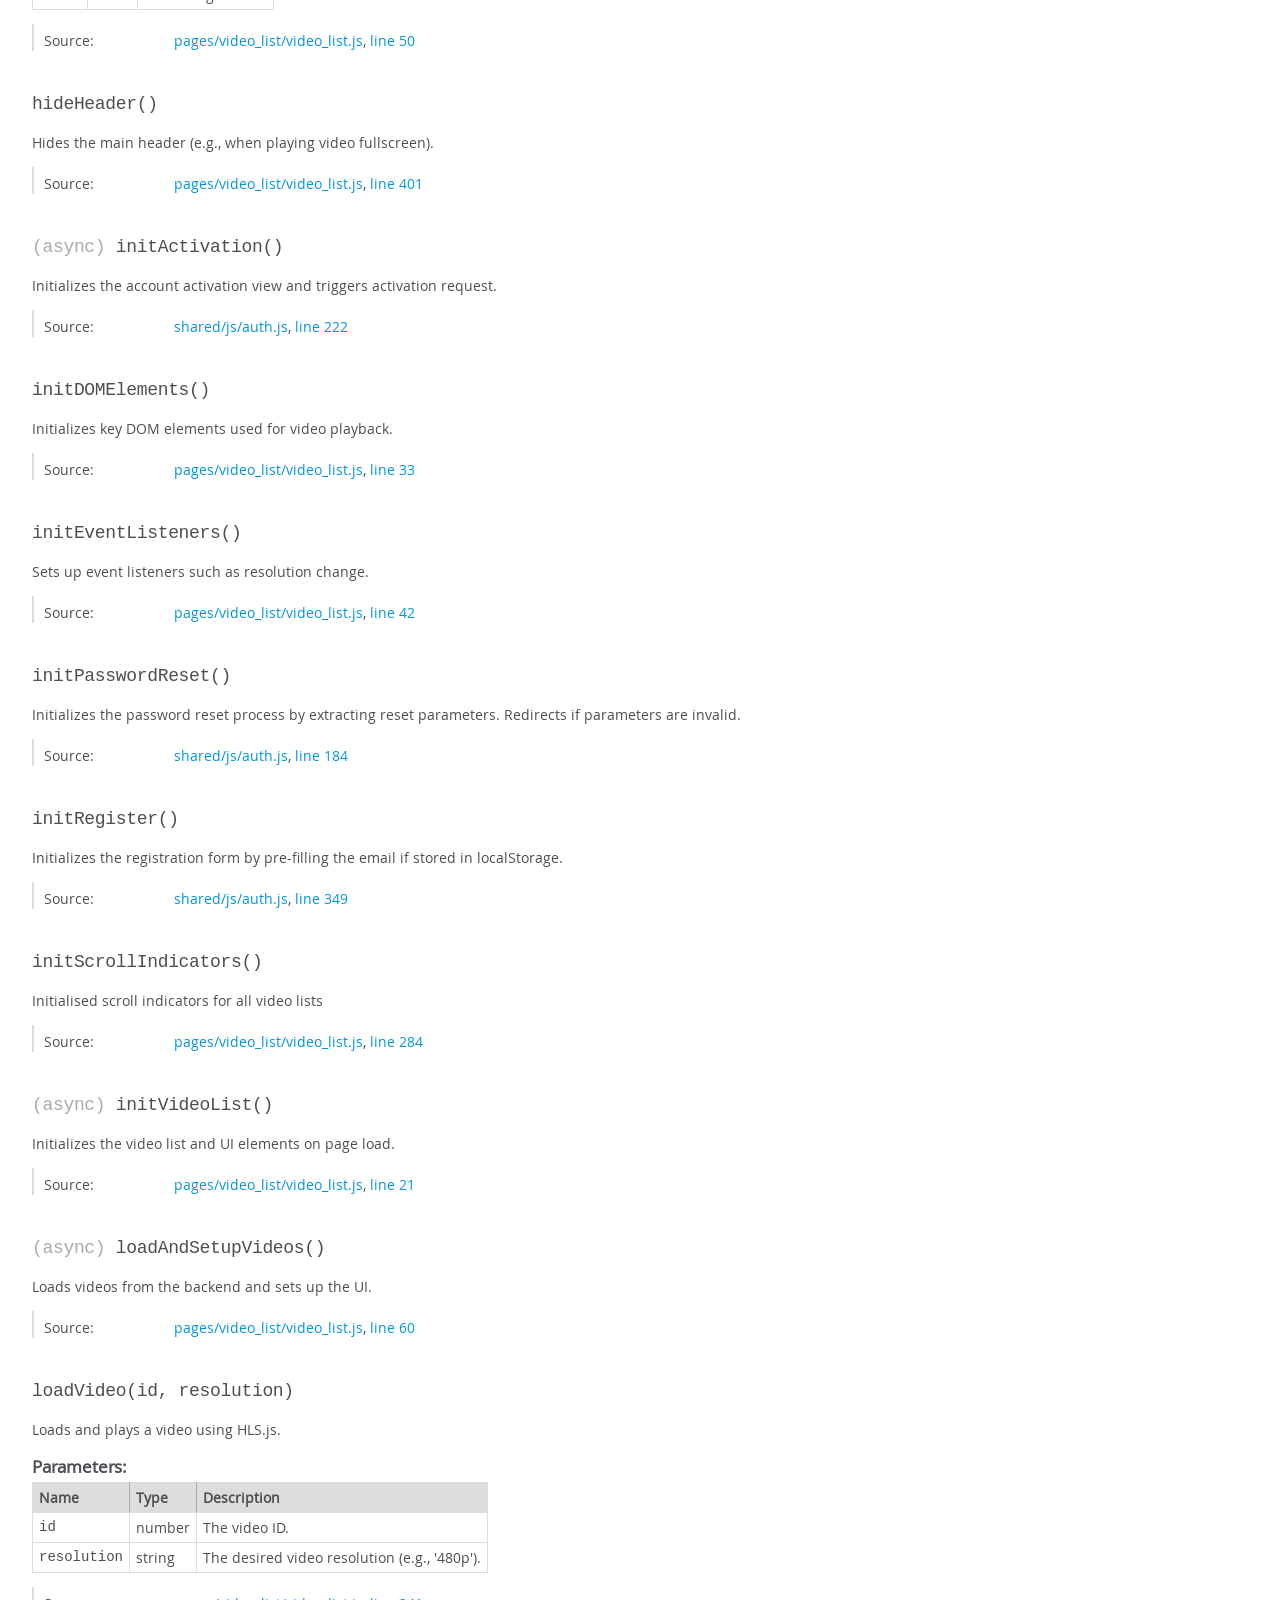
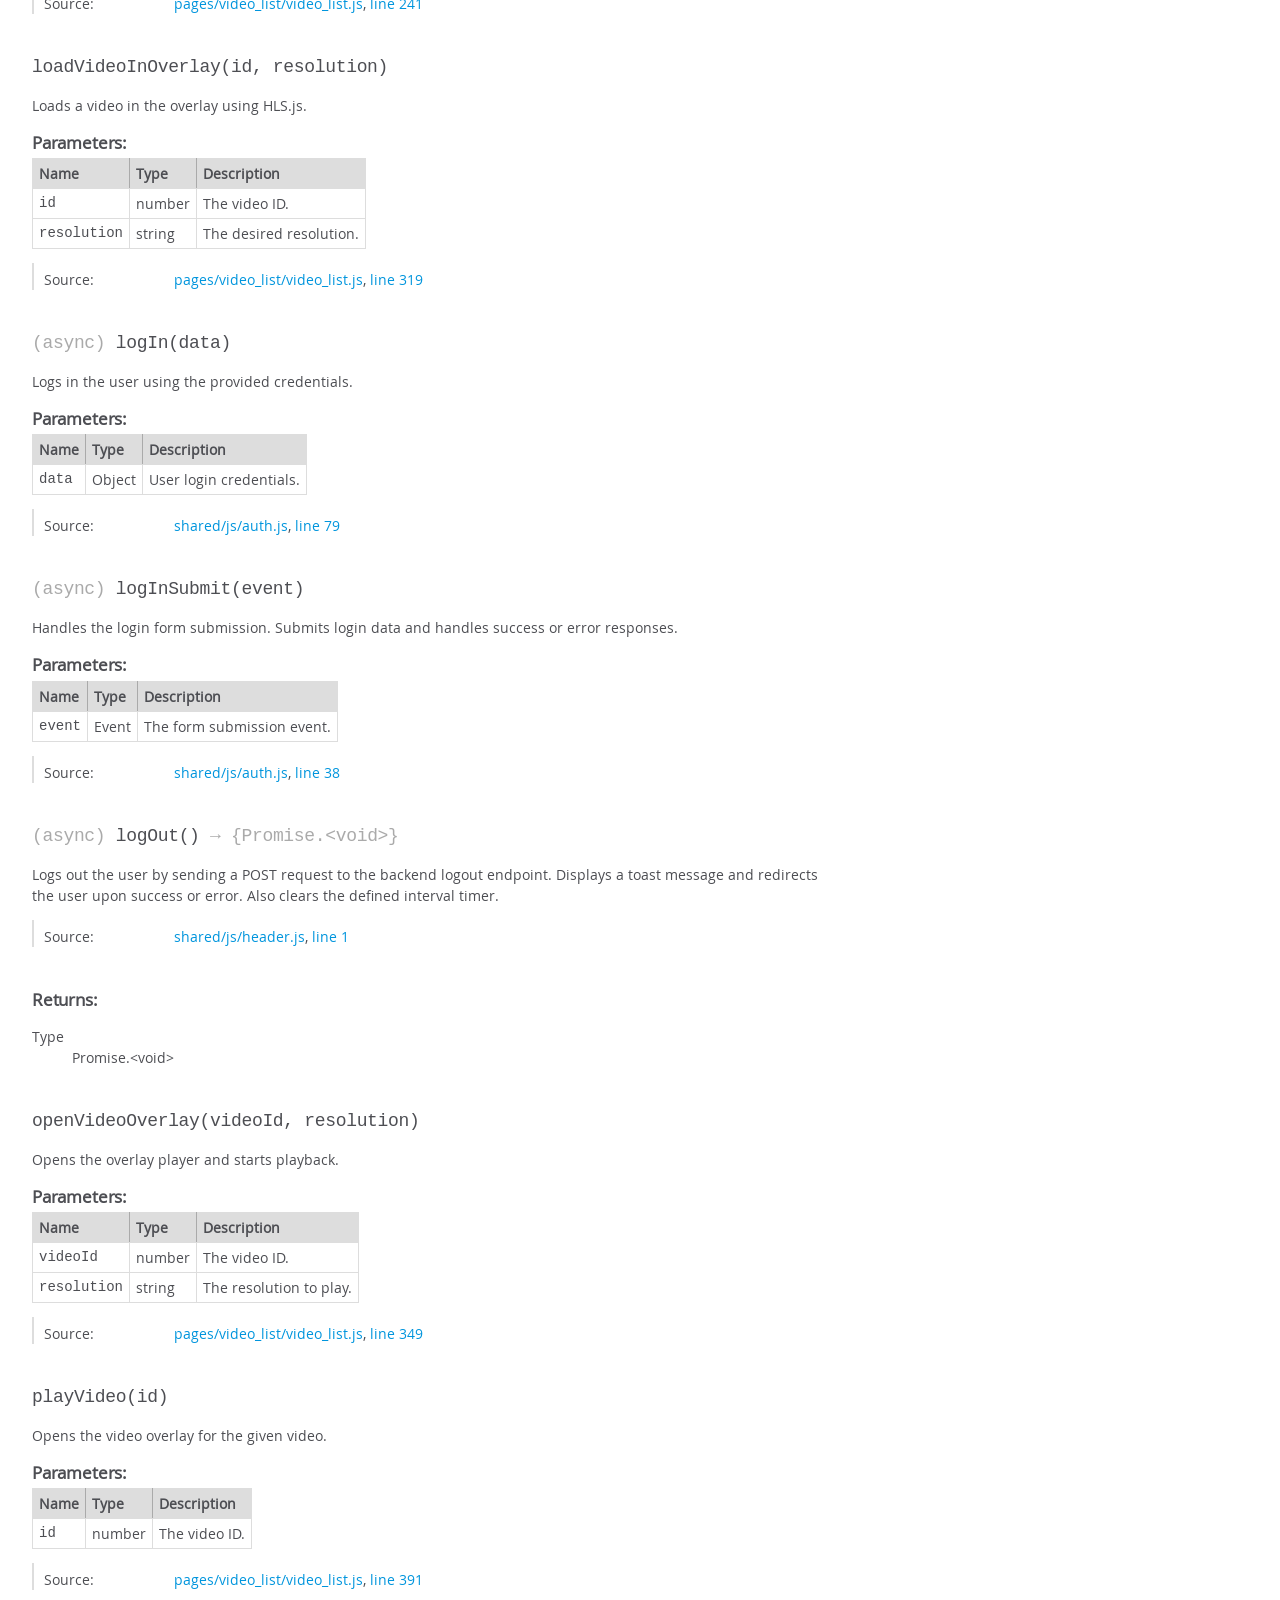
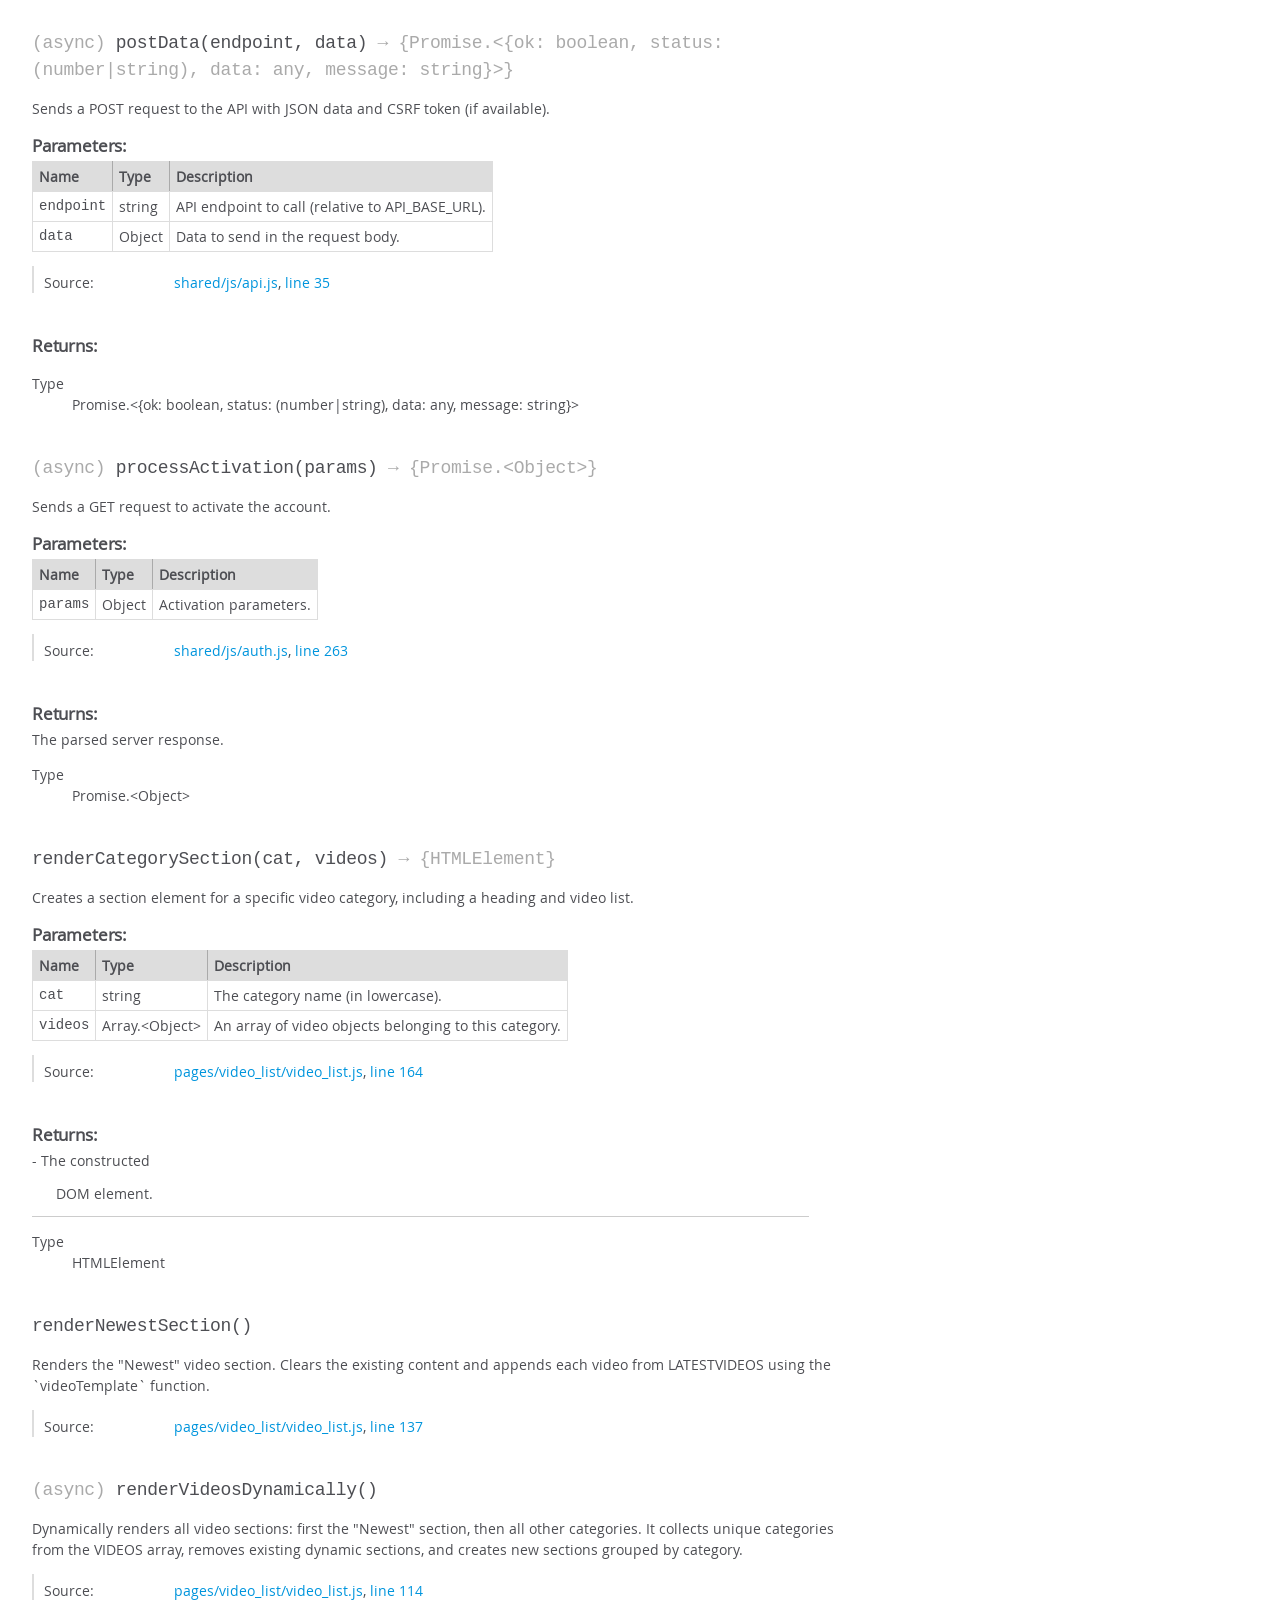
<file: docs/jsdoc/global.html>
<!DOCTYPE html>
<html lang="en">
<head>
    <meta charset="utf-8">
    <title>JSDoc: Global</title>

    <script src="scripts/prettify/prettify.js"> </script>
    <script src="scripts/prettify/lang-css.js"> </script>
    <!--[if lt IE 9]>
      <script src="//html5shiv.googlecode.com/svn/trunk/html5.js"></script>
    <![endif]-->
    <link type="text/css" rel="stylesheet" href="styles/prettify-tomorrow.css">
    <link type="text/css" rel="stylesheet" href="styles/jsdoc-default.css">
</head>

<body>

<div id="main">

    <h1 class="page-title">Global</h1>

    




<section>

<header>
    
        <h2></h2>
        
    
</header>

<article>
    <div class="container-overview">
    
        

        


<dl class="details">

    

    

    

    

    

    

    

    

    

    

    

    

    

    

    

    
</dl>


        
    
    </div>

    

    

    

    

    

    

    
        <h3 class="subsection-title">Members</h3>

        
            
<h4 class="name" id="ACTIVATION_CONFIG"><span class="type-signature">(constant) </span>ACTIVATION_CONFIG<span class="type-signature"> :Object</span></h4>




<div class="description">
    Configuration for the activation flow.
Contains redirect delays and the login URL after activation.
</div>



    <h5>Type:</h5>
    <ul>
        <li>
            
<span class="param-type">Object</span>


        </li>
    </ul>





    <h5 class="subsection-title">Properties:</h5>

    

<table class="props">
    <thead>
    <tr>
        
        <th>Name</th>
        

        <th>Type</th>

        

        

        <th class="last">Description</th>
    </tr>
    </thead>

    <tbody>
    

        <tr>
            
                <td class="name"><code>successDelay</code></td>
            

            <td class="type">
            
                
<span class="param-type">number</span>


            
            </td>

            

            

            <td class="description last">Delay before redirecting after successful activation (in ms).</td>
        </tr>

    

        <tr>
            
                <td class="name"><code>errorDelay</code></td>
            

            <td class="type">
            
                
<span class="param-type">number</span>


            
            </td>

            

            

            <td class="description last">Delay before redirecting after failed activation (in ms).</td>
        </tr>

    

        <tr>
            
                <td class="name"><code>loginUrl</code></td>
            

            <td class="type">
            
                
<span class="param-type">string</span>


            
            </td>

            

            

            <td class="description last">Path to the login page.</td>
        </tr>

    
    </tbody>
</table>




<dl class="details">

    

    

    

    

    

    

    

    

    

    

    

    

    
    <dt class="tag-source">Source:</dt>
    <dd class="tag-source"><ul class="dummy"><li>
        <a href="shared_js_config.js.html">shared/js/config.js</a>, <a href="shared_js_config.js.html#line43">line 43</a>
    </li></ul></dd>
    

    

    

    
</dl>






        
            
<h4 class="name" id="ACTIVATION_MESSAGES"><span class="type-signature">(constant) </span>ACTIVATION_MESSAGES<span class="type-signature"> :Object</span></h4>




<div class="description">
    Predefined messages for different activation states (e.g., loading, success, error).
</div>



    <h5>Type:</h5>
    <ul>
        <li>
            
<span class="param-type">Object</span>


        </li>
    </ul>





<dl class="details">

    

    

    

    

    

    

    

    

    

    

    

    

    
    <dt class="tag-source">Source:</dt>
    <dd class="tag-source"><ul class="dummy"><li>
        <a href="shared_js_variables.js.html">shared/js/variables.js</a>, <a href="shared_js_variables.js.html#line86">line 86</a>
    </li></ul></dd>
    

    

    

    
</dl>






        
            
<h4 class="name" id="API_BASE_URL"><span class="type-signature">(constant) </span>API_BASE_URL<span class="type-signature"> :string</span></h4>




<div class="description">
    The base URL for all API requests.
Typically points to your backend server's API root.
</div>



    <h5>Type:</h5>
    <ul>
        <li>
            
<span class="param-type">string</span>


        </li>
    </ul>





<dl class="details">

    

    

    

    

    

    

    

    

    

    

    

    

    
    <dt class="tag-source">Source:</dt>
    <dd class="tag-source"><ul class="dummy"><li>
        <a href="shared_js_config.js.html">shared/js/config.js</a>, <a href="shared_js_config.js.html#line6">line 6</a>
    </li></ul></dd>
    

    

    

    
</dl>






        
            
<h4 class="name" id="FORGET_PASSWORD_URL"><span class="type-signature">(constant) </span>FORGET_PASSWORD_URL<span class="type-signature"> :string</span></h4>




<div class="description">
    Relative path for the "forgot password" endpoint.
Sends a password reset email to the user.
</div>



    <h5>Type:</h5>
    <ul>
        <li>
            
<span class="param-type">string</span>


        </li>
    </ul>





<dl class="details">

    

    

    

    

    

    

    

    

    

    

    

    

    
    <dt class="tag-source">Source:</dt>
    <dd class="tag-source"><ul class="dummy"><li>
        <a href="shared_js_config.js.html">shared/js/config.js</a>, <a href="shared_js_config.js.html#line27">line 27</a>
    </li></ul></dd>
    

    

    

    
</dl>






        
            
<h4 class="name" id="LASTREFRESH"><span class="type-signature"></span>LASTREFRESH<span class="type-signature"> :any</span></h4>




<div class="description">
    Timestamp or indicator of the last data refresh.
</div>



    <h5>Type:</h5>
    <ul>
        <li>
            
<span class="param-type">any</span>


        </li>
    </ul>





<dl class="details">

    

    

    

    

    

    

    

    

    

    

    

    

    
    <dt class="tag-source">Source:</dt>
    <dd class="tag-source"><ul class="dummy"><li>
        <a href="shared_js_variables.js.html">shared/js/variables.js</a>, <a href="shared_js_variables.js.html#line32">line 32</a>
    </li></ul></dd>
    

    

    

    
</dl>






        
            
<h4 class="name" id="LATESTVIDEOS"><span class="type-signature"></span>LATESTVIDEOS<span class="type-signature"> :Array.&lt;any></span></h4>




<div class="description">
    Stores the latest videos fetched or displayed.
</div>



    <h5>Type:</h5>
    <ul>
        <li>
            
<span class="param-type">Array.&lt;any></span>


        </li>
    </ul>





<dl class="details">

    

    

    

    

    

    

    

    

    

    

    

    

    
    <dt class="tag-source">Source:</dt>
    <dd class="tag-source"><ul class="dummy"><li>
        <a href="shared_js_variables.js.html">shared/js/variables.js</a>, <a href="shared_js_variables.js.html#line25">line 25</a>
    </li></ul></dd>
    

    

    

    
</dl>






        
            
<h4 class="name" id="LOGIN_URL"><span class="type-signature">(constant) </span>LOGIN_URL<span class="type-signature"> :string</span></h4>




<div class="description">
    Relative path for the login endpoint.
Used to authenticate users.
</div>



    <h5>Type:</h5>
    <ul>
        <li>
            
<span class="param-type">string</span>


        </li>
    </ul>





<dl class="details">

    

    

    

    

    

    

    

    

    

    

    

    

    
    <dt class="tag-source">Source:</dt>
    <dd class="tag-source"><ul class="dummy"><li>
        <a href="shared_js_config.js.html">shared/js/config.js</a>, <a href="shared_js_config.js.html#line13">line 13</a>
    </li></ul></dd>
    

    

    

    
</dl>






        
            
<h4 class="name" id="REFRESH_URL"><span class="type-signature">(constant) </span>REFRESH_URL<span class="type-signature"> :string</span></h4>




<div class="description">
    Relative path for refreshing JWT tokens.
</div>



    <h5>Type:</h5>
    <ul>
        <li>
            
<span class="param-type">string</span>


        </li>
    </ul>





<dl class="details">

    

    

    

    

    

    

    

    

    

    

    

    

    
    <dt class="tag-source">Source:</dt>
    <dd class="tag-source"><ul class="dummy"><li>
        <a href="shared_js_config.js.html">shared/js/config.js</a>, <a href="shared_js_config.js.html#line33">line 33</a>
    </li></ul></dd>
    

    

    

    
</dl>






        
            
<h4 class="name" id="REGISTER_URL"><span class="type-signature">(constant) </span>REGISTER_URL<span class="type-signature"> :string</span></h4>




<div class="description">
    Relative path for the registration endpoint.
Used to create new user accounts.
</div>



    <h5>Type:</h5>
    <ul>
        <li>
            
<span class="param-type">string</span>


        </li>
    </ul>





<dl class="details">

    

    

    

    

    

    

    

    

    

    

    

    

    
    <dt class="tag-source">Source:</dt>
    <dd class="tag-source"><ul class="dummy"><li>
        <a href="shared_js_config.js.html">shared/js/config.js</a>, <a href="shared_js_config.js.html#line20">line 20</a>
    </li></ul></dd>
    

    

    

    
</dl>






        
            
<h4 class="name" id="STARTINTERVALL"><span class="type-signature"></span>STARTINTERVALL<span class="type-signature"> :number|undefined</span></h4>




<div class="description">
    Stores the interval ID returned by setInterval,
used to clear the interval later with clearInterval().
</div>



    <h5>Type:</h5>
    <ul>
        <li>
            
<span class="param-type">number</span>
|

<span class="param-type">undefined</span>


        </li>
    </ul>





<dl class="details">

    

    

    

    

    

    

    

    

    

    

    

    

    
    <dt class="tag-source">Source:</dt>
    <dd class="tag-source"><ul class="dummy"><li>
        <a href="shared_js_variables.js.html">shared/js/variables.js</a>, <a href="shared_js_variables.js.html#line40">line 40</a>
    </li></ul></dd>
    

    

    

    
</dl>






        
            
<h4 class="name" id="TOAST_DURATION"><span class="type-signature">(constant) </span>TOAST_DURATION<span class="type-signature"> :number</span></h4>




<div class="description">
    Default duration for toast messages (in milliseconds).
</div>



    <h5>Type:</h5>
    <ul>
        <li>
            
<span class="param-type">number</span>


        </li>
    </ul>





<dl class="details">

    

    

    

    

    

    

    

    

    

    

    

    

    
    <dt class="tag-source">Source:</dt>
    <dd class="tag-source"><ul class="dummy"><li>
        <a href="shared_js_config.js.html">shared/js/config.js</a>, <a href="shared_js_config.js.html#line53">line 53</a>
    </li></ul></dd>
    

    

    

    
</dl>






        
            
<h4 class="name" id="VIDEOS"><span class="type-signature"></span>VIDEOS<span class="type-signature"> :any</span></h4>




<div class="description">
    Holds a list of video metadata or objects (fetched or cached).
Content structure is assumed to be dynamic or fetched later.
</div>



    <h5>Type:</h5>
    <ul>
        <li>
            
<span class="param-type">any</span>


        </li>
    </ul>





<dl class="details">

    

    

    

    

    

    

    

    

    

    

    

    

    
    <dt class="tag-source">Source:</dt>
    <dd class="tag-source"><ul class="dummy"><li>
        <a href="shared_js_variables.js.html">shared/js/variables.js</a>, <a href="shared_js_variables.js.html#line18">line 18</a>
    </li></ul></dd>
    

    

    

    
</dl>






        
            
<h4 class="name" id="currentResolution"><span class="type-signature"></span>currentResolution<span class="type-signature"> :string</span></h4>




<div class="description">
    Current video resolution selected by the user (default is '480p').
</div>



    <h5>Type:</h5>
    <ul>
        <li>
            
<span class="param-type">string</span>


        </li>
    </ul>





<dl class="details">

    

    

    

    

    

    

    

    

    

    

    

    

    
    <dt class="tag-source">Source:</dt>
    <dd class="tag-source"><ul class="dummy"><li>
        <a href="shared_js_variables.js.html">shared/js/variables.js</a>, <a href="shared_js_variables.js.html#line75">line 75</a>
    </li></ul></dd>
    

    

    

    
</dl>






        
            
<h4 class="name" id="currentVideo"><span class="type-signature"></span>currentVideo<span class="type-signature"> :any</span></h4>




<div class="description">
    Stores the currently selected or playing video object.
</div>



    <h5>Type:</h5>
    <ul>
        <li>
            
<span class="param-type">any</span>


        </li>
    </ul>





<dl class="details">

    

    

    

    

    

    

    

    

    

    

    

    

    
    <dt class="tag-source">Source:</dt>
    <dd class="tag-source"><ul class="dummy"><li>
        <a href="shared_js_variables.js.html">shared/js/variables.js</a>, <a href="shared_js_variables.js.html#line68">line 68</a>
    </li></ul></dd>
    

    

    

    
</dl>






        
            
<h4 class="name" id="hls"><span class="type-signature"></span>hls<span class="type-signature"> :Hls|undefined</span></h4>




<div class="description">
    Instance of the HLS.js player used for video streaming.
</div>



    <h5>Type:</h5>
    <ul>
        <li>
            
<span class="param-type">Hls</span>
|

<span class="param-type">undefined</span>


        </li>
    </ul>





<dl class="details">

    

    

    

    

    

    

    

    

    

    

    

    

    
    <dt class="tag-source">Source:</dt>
    <dd class="tag-source"><ul class="dummy"><li>
        <a href="shared_js_variables.js.html">shared/js/variables.js</a>, <a href="shared_js_variables.js.html#line47">line 47</a>
    </li></ul></dd>
    

    

    

    
</dl>






        
            
<h4 class="name" id="overlayVideoContainer"><span class="type-signature"></span>overlayVideoContainer<span class="type-signature"> :HTMLElement|null</span></h4>




<div class="description">
    Reference to the HTML overlay container for the video (e.g., modals or previews).
</div>



    <h5>Type:</h5>
    <ul>
        <li>
            
<span class="param-type">HTMLElement</span>
|

<span class="param-type">null</span>


        </li>
    </ul>





<dl class="details">

    

    

    

    

    

    

    

    

    

    

    

    

    
    <dt class="tag-source">Source:</dt>
    <dd class="tag-source"><ul class="dummy"><li>
        <a href="shared_js_variables.js.html">shared/js/variables.js</a>, <a href="shared_js_variables.js.html#line61">line 61</a>
    </li></ul></dd>
    

    

    

    
</dl>






        
            
<h4 class="name" id="signUpValues"><span class="type-signature"></span>signUpValues<span class="type-signature"> :Object</span></h4>




<div class="description">
    Stores user input values during the sign-up process.
</div>



    <h5>Type:</h5>
    <ul>
        <li>
            
<span class="param-type">Object</span>


        </li>
    </ul>





<dl class="details">

    

    

    

    

    

    

    

    

    

    

    

    

    
    <dt class="tag-source">Source:</dt>
    <dd class="tag-source"><ul class="dummy"><li>
        <a href="shared_js_variables.js.html">shared/js/variables.js</a>, <a href="shared_js_variables.js.html#line6">line 6</a>
    </li></ul></dd>
    

    

    

    
</dl>






        
            
<h4 class="name" id="videoContainer"><span class="type-signature"></span>videoContainer<span class="type-signature"> :HTMLElement|null</span></h4>




<div class="description">
    Reference to the HTML container element for the video player.
</div>



    <h5>Type:</h5>
    <ul>
        <li>
            
<span class="param-type">HTMLElement</span>
|

<span class="param-type">null</span>


        </li>
    </ul>





<dl class="details">

    

    

    

    

    

    

    

    

    

    

    

    

    
    <dt class="tag-source">Source:</dt>
    <dd class="tag-source"><ul class="dummy"><li>
        <a href="shared_js_variables.js.html">shared/js/variables.js</a>, <a href="shared_js_variables.js.html#line54">line 54</a>
    </li></ul></dd>
    

    

    

    
</dl>






        
    

    
        <h3 class="subsection-title">Methods</h3>

        
            

    

    
    <h4 class="name" id="URL_TO_INDEX_M3U8"><span class="type-signature"></span>URL_TO_INDEX_M3U8<span class="signature">(id, resolution)</span><span class="type-signature"> &rarr; {string}</span></h4>
    

    



<div class="description">
    Generates the URL path to the HLS master playlist (index.m3u8) for a given video.
</div>









    <h5>Parameters:</h5>
    

<table class="params">
    <thead>
    <tr>
        
        <th>Name</th>
        

        <th>Type</th>

        

        

        <th class="last">Description</th>
    </tr>
    </thead>

    <tbody>
    

        <tr>
            
                <td class="name"><code>id</code></td>
            

            <td class="type">
            
                
<span class="param-type">number</span>
|

<span class="param-type">string</span>


            
            </td>

            

            

            <td class="description last">The unique identifier of the video/movie.
                            Used to locate the correct video folder on the server.</td>
        </tr>

    

        <tr>
            
                <td class="name"><code>resolution</code></td>
            

            <td class="type">
            
                
<span class="param-type">string</span>


            
            </td>

            

            

            <td class="description last">The desired video resolution (e.g., '480p', '720p', '1080p').
                             Used to select the corresponding quality folder.</td>
        </tr>

    
    </tbody>
</table>






<dl class="details">

    

    

    

    

    

    

    

    

    

    

    

    

    
    <dt class="tag-source">Source:</dt>
    <dd class="tag-source"><ul class="dummy"><li>
        <a href="shared_js_config.js.html">shared/js/config.js</a>, <a href="shared_js_config.js.html#line68">line 68</a>
    </li></ul></dd>
    

    

    

    
</dl>















<h5>Returns:</h5>

        
<div class="param-desc">
    The URL path to the HLS playlist file for the specified video and resolution.
</div>



<dl>
    <dt>
        Type
    </dt>
    <dd>
        
<span class="param-type">string</span>


    </dd>
</dl>

    




    <h5>Example</h5>
    
    <pre class="prettyprint"><code>const url = URL_TO_INDEX_M3U8(5, '720p');
// url is 'video/5/720p/index.m3u8'</code></pre>



        
            

    

    
    <h4 class="name" id="activateAccount"><span class="type-signature">(async) </span>activateAccount<span class="signature">()</span><span class="type-signature"></span></h4>
    

    



<div class="description">
    Sends the activation request using URL parameters (uid, token).
</div>













<dl class="details">

    

    

    

    

    

    

    

    

    

    

    

    

    
    <dt class="tag-source">Source:</dt>
    <dd class="tag-source"><ul class="dummy"><li>
        <a href="shared_js_auth.js.html">shared/js/auth.js</a>, <a href="shared_js_auth.js.html#line230">line 230</a>
    </li></ul></dd>
    

    

    

    
</dl>




















        
            

    

    
    <h4 class="name" id="buildActivationHTML"><span class="type-signature"></span>buildActivationHTML<span class="signature">(content, status)</span><span class="type-signature"> &rarr; {string}</span></h4>
    

    



<div class="description">
    Builds the HTML string for the activation content section.
</div>









    <h5>Parameters:</h5>
    

<table class="params">
    <thead>
    <tr>
        
        <th>Name</th>
        

        <th>Type</th>

        

        

        <th class="last">Description</th>
    </tr>
    </thead>

    <tbody>
    

        <tr>
            
                <td class="name"><code>content</code></td>
            

            <td class="type">
            
                
<span class="param-type">Object</span>


            
            </td>

            

            

            <td class="description last">Activation content data.</td>
        </tr>

    

        <tr>
            
                <td class="name"><code>status</code></td>
            

            <td class="type">
            
                
<span class="param-type">"processing"</span>
|

<span class="param-type">"success"</span>
|

<span class="param-type">"error"</span>


            
            </td>

            

            

            <td class="description last">Activation status.</td>
        </tr>

    
    </tbody>
</table>






<dl class="details">

    

    

    

    

    

    

    

    

    

    

    

    

    
    <dt class="tag-source">Source:</dt>
    <dd class="tag-source"><ul class="dummy"><li>
        <a href="shared_js_auth.js.html">shared/js/auth.js</a>, <a href="shared_js_auth.js.html#line331">line 331</a>
    </li></ul></dd>
    

    

    

    
</dl>















<h5>Returns:</h5>

        
<div class="param-desc">
    HTML string to inject.
</div>



<dl>
    <dt>
        Type
    </dt>
    <dd>
        
<span class="param-type">string</span>


    </dd>
</dl>

    





        
            

    

    
    <h4 class="name" id="clearDynamicSections"><span class="type-signature"></span>clearDynamicSections<span class="signature">(container)</span><span class="type-signature"></span></h4>
    

    



<div class="description">
    Removes all dynamically generated category sections from the given container.
</div>









    <h5>Parameters:</h5>
    

<table class="params">
    <thead>
    <tr>
        
        <th>Name</th>
        

        <th>Type</th>

        

        

        <th class="last">Description</th>
    </tr>
    </thead>

    <tbody>
    

        <tr>
            
                <td class="name"><code>container</code></td>
            

            <td class="type">
            
                
<span class="param-type">HTMLElement</span>


            
            </td>

            

            

            <td class="description last">The parent element containing video sections.</td>
        </tr>

    
    </tbody>
</table>






<dl class="details">

    

    

    

    

    

    

    

    

    

    

    

    

    
    <dt class="tag-source">Source:</dt>
    <dd class="tag-source"><ul class="dummy"><li>
        <a href="pages_video_list_video_list.js.html">pages/video_list/video_list.js</a>, <a href="pages_video_list_video_list.js.html#line151">line 151</a>
    </li></ul></dd>
    

    

    

    
</dl>




















        
            

    

    
    <h4 class="name" id="closeVideoOverlay"><span class="type-signature"></span>closeVideoOverlay<span class="signature">()</span><span class="type-signature"></span></h4>
    

    



<div class="description">
    Closes the overlay video player and resets the UI.
</div>













<dl class="details">

    

    

    

    

    

    

    

    

    

    

    

    

    
    <dt class="tag-source">Source:</dt>
    <dd class="tag-source"><ul class="dummy"><li>
        <a href="pages_video_list_video_list.js.html">pages/video_list/video_list.js</a>, <a href="pages_video_list_video_list.js.html#line368">line 368</a>
    </li></ul></dd>
    

    

    

    
</dl>




















        
            

    

    
    <h4 class="name" id="confirmPasswordSubmit"><span class="type-signature">(async) </span>confirmPasswordSubmit<span class="signature">(event)</span><span class="type-signature"></span></h4>
    

    



<div class="description">
    Handles submission of the confirm password form.
Validates and sends new password to the server.
</div>









    <h5>Parameters:</h5>
    

<table class="params">
    <thead>
    <tr>
        
        <th>Name</th>
        

        <th>Type</th>

        

        

        <th class="last">Description</th>
    </tr>
    </thead>

    <tbody>
    

        <tr>
            
                <td class="name"><code>event</code></td>
            

            <td class="type">
            
                
<span class="param-type">Event</span>


            
            </td>

            

            

            <td class="description last">The form submission event.</td>
        </tr>

    
    </tbody>
</table>






<dl class="details">

    

    

    

    

    

    

    

    

    

    

    

    

    
    <dt class="tag-source">Source:</dt>
    <dd class="tag-source"><ul class="dummy"><li>
        <a href="shared_js_auth.js.html">shared/js/auth.js</a>, <a href="shared_js_auth.js.html#line199">line 199</a>
    </li></ul></dd>
    

    

    

    
</dl>




















        
            

    

    
    <h4 class="name" id="doRefresh"><span class="type-signature">(async) </span>doRefresh<span class="signature">()</span><span class="type-signature"></span></h4>
    

    



<div class="description">
    Calls the backend to refresh the JWT token.
</div>













<dl class="details">

    

    

    

    

    

    

    

    

    

    

    

    

    
    <dt class="tag-source">Source:</dt>
    <dd class="tag-source"><ul class="dummy"><li>
        <a href="pages_video_list_video_list.js.html">pages/video_list/video_list.js</a>, <a href="pages_video_list_video_list.js.html#line228">line 228</a>
    </li></ul></dd>
    

    

    

    
</dl>




















        
            

    

    
    <h4 class="name" id="extractActivationParams"><span class="type-signature"></span>extractActivationParams<span class="signature">()</span><span class="type-signature"> &rarr; {Object|null}</span></h4>
    

    



<div class="description">
    Extracts activation parameters (uid and token) from URL.
Calls error handler if missing.
</div>













<dl class="details">

    

    

    

    

    

    

    

    

    

    

    

    

    
    <dt class="tag-source">Source:</dt>
    <dd class="tag-source"><ul class="dummy"><li>
        <a href="shared_js_auth.js.html">shared/js/auth.js</a>, <a href="shared_js_auth.js.html#line248">line 248</a>
    </li></ul></dd>
    

    

    

    
</dl>















<h5>Returns:</h5>

        


<dl>
    <dt>
        Type
    </dt>
    <dd>
        
<span class="param-type">Object</span>
|

<span class="param-type">null</span>


    </dd>
</dl>

    





        
            

    

    
    <h4 class="name" id="extractErrorMessages"><span class="type-signature"></span>extractErrorMessages<span class="signature">(errorObject)</span><span class="type-signature"> &rarr; {Array.&lt;string>}</span></h4>
    

    



<div class="description">
    Recursively extracts all error messages from a nested error object.
</div>









    <h5>Parameters:</h5>
    

<table class="params">
    <thead>
    <tr>
        
        <th>Name</th>
        

        <th>Type</th>

        

        

        <th class="last">Description</th>
    </tr>
    </thead>

    <tbody>
    

        <tr>
            
                <td class="name"><code>errorObject</code></td>
            

            <td class="type">
            
                
<span class="param-type">Object</span>


            
            </td>

            

            

            <td class="description last">The error object returned from a server or validation.</td>
        </tr>

    
    </tbody>
</table>






<dl class="details">

    

    

    

    

    

    

    

    

    

    

    

    

    
    <dt class="tag-source">Source:</dt>
    <dd class="tag-source"><ul class="dummy"><li>
        <a href="shared_js_ui_helper.js.html">shared/js/ui_helper.js</a>, <a href="shared_js_ui_helper.js.html#line33">line 33</a>
    </li></ul></dd>
    

    

    

    
</dl>















<h5>Returns:</h5>

        
<div class="param-desc">
    - A flat array of error messages.
</div>



<dl>
    <dt>
        Type
    </dt>
    <dd>
        
<span class="param-type">Array.&lt;string></span>


    </dd>
</dl>

    





        
            

    

    
    <h4 class="name" id="extractParams"><span class="type-signature"></span>extractParams<span class="signature">()</span><span class="type-signature"> &rarr; {Object|null}</span></h4>
    

    



<div class="description">
    Extracts `uid` and `token` parameters from the current page URL.
</div>













<dl class="details">

    

    

    

    

    

    

    

    

    

    

    

    

    
    <dt class="tag-source">Source:</dt>
    <dd class="tag-source"><ul class="dummy"><li>
        <a href="shared_js_ui_helper.js.html">shared/js/ui_helper.js</a>, <a href="shared_js_ui_helper.js.html#line110">line 110</a>
    </li></ul></dd>
    

    

    

    
</dl>















<h5>Returns:</h5>

        
<div class="param-desc">
    - The extracted parameters or null if missing.
</div>



<dl>
    <dt>
        Type
    </dt>
    <dd>
        
<span class="param-type">Object</span>
|

<span class="param-type">null</span>


    </dd>
</dl>

    





        
            

    

    
    <h4 class="name" id="forgetEmail"><span class="type-signature">(async) </span>forgetEmail<span class="signature">(data)</span><span class="type-signature"></span></h4>
    

    



<div class="description">
    Sends a password reset request with the given data.
</div>









    <h5>Parameters:</h5>
    

<table class="params">
    <thead>
    <tr>
        
        <th>Name</th>
        

        <th>Type</th>

        

        

        <th class="last">Description</th>
    </tr>
    </thead>

    <tbody>
    

        <tr>
            
                <td class="name"><code>data</code></td>
            

            <td class="type">
            
                
<span class="param-type">Object</span>


            
            </td>

            

            

            <td class="description last">The email or credentials for password reset.</td>
        </tr>

    
    </tbody>
</table>






<dl class="details">

    

    

    

    

    

    

    

    

    

    

    

    

    
    <dt class="tag-source">Source:</dt>
    <dd class="tag-source"><ul class="dummy"><li>
        <a href="shared_js_auth.js.html">shared/js/auth.js</a>, <a href="shared_js_auth.js.html#line63">line 63</a>
    </li></ul></dd>
    

    

    

    
</dl>




















        
            

    

    
    <h4 class="name" id="forgotEmailSubmit"><span class="type-signature">(async) </span>forgotEmailSubmit<span class="signature">(event)</span><span class="type-signature"></span></h4>
    

    



<div class="description">
    Handles the "forgot password" form submission.
Sends reset email request.
</div>









    <h5>Parameters:</h5>
    

<table class="params">
    <thead>
    <tr>
        
        <th>Name</th>
        

        <th>Type</th>

        

        

        <th class="last">Description</th>
    </tr>
    </thead>

    <tbody>
    

        <tr>
            
                <td class="name"><code>event</code></td>
            

            <td class="type">
            
                
<span class="param-type">Event</span>


            
            </td>

            

            

            <td class="description last">The form submission event.</td>
        </tr>

    
    </tbody>
</table>






<dl class="details">

    

    

    

    

    

    

    

    

    

    

    

    

    
    <dt class="tag-source">Source:</dt>
    <dd class="tag-source"><ul class="dummy"><li>
        <a href="shared_js_auth.js.html">shared/js/auth.js</a>, <a href="shared_js_auth.js.html#line51">line 51</a>
    </li></ul></dd>
    

    

    

    
</dl>




















        
            

    

    
    <h4 class="name" id="getActivationContent"><span class="type-signature"></span>getActivationContent<span class="signature">(status, customMessage)</span><span class="type-signature"> &rarr; {Object}</span></h4>
    

    



<div class="description">
    Returns the content object (icon, title, text) based on activation status.
</div>









    <h5>Parameters:</h5>
    

<table class="params">
    <thead>
    <tr>
        
        <th>Name</th>
        

        <th>Type</th>

        

        

        <th class="last">Description</th>
    </tr>
    </thead>

    <tbody>
    

        <tr>
            
                <td class="name"><code>status</code></td>
            

            <td class="type">
            
                
<span class="param-type">"processing"</span>
|

<span class="param-type">"success"</span>
|

<span class="param-type">"error"</span>


            
            </td>

            

            

            <td class="description last">Activation status.</td>
        </tr>

    

        <tr>
            
                <td class="name"><code>customMessage</code></td>
            

            <td class="type">
            
                
<span class="param-type">string</span>


            
            </td>

            

            

            <td class="description last">Optional override for text message.</td>
        </tr>

    
    </tbody>
</table>






<dl class="details">

    

    

    

    

    

    

    

    

    

    

    

    

    
    <dt class="tag-source">Source:</dt>
    <dd class="tag-source"><ul class="dummy"><li>
        <a href="shared_js_auth.js.html">shared/js/auth.js</a>, <a href="shared_js_auth.js.html#line316">line 316</a>
    </li></ul></dd>
    

    

    

    
</dl>















<h5>Returns:</h5>

        


<dl>
    <dt>
        Type
    </dt>
    <dd>
        
<span class="param-type">Object</span>


    </dd>
</dl>

    





        
            

    

    
    <h4 class="name" id="getData"><span class="type-signature">(async) </span>getData<span class="signature">(uid<span class="signature-attributes">opt</span>, token<span class="signature-attributes">opt</span>)</span><span class="type-signature"> &rarr; {Promise.&lt;Response>}</span></h4>
    

    



<div class="description">
    Sends a GET request to the API, optionally with activation parameters.
</div>









    <h5>Parameters:</h5>
    

<table class="params">
    <thead>
    <tr>
        
        <th>Name</th>
        

        <th>Type</th>

        
        <th>Attributes</th>
        

        

        <th class="last">Description</th>
    </tr>
    </thead>

    <tbody>
    

        <tr>
            
                <td class="name"><code>uid</code></td>
            

            <td class="type">
            
                
<span class="param-type">string</span>


            
            </td>

            
                <td class="attributes">
                
                    &lt;optional><br>
                

                

                
                </td>
            

            

            <td class="description last">User ID for account activation.</td>
        </tr>

    

        <tr>
            
                <td class="name"><code>token</code></td>
            

            <td class="type">
            
                
<span class="param-type">string</span>


            
            </td>

            
                <td class="attributes">
                
                    &lt;optional><br>
                

                

                
                </td>
            

            

            <td class="description last">Token for account activation.</td>
        </tr>

    
    </tbody>
</table>






<dl class="details">

    

    

    

    

    

    

    

    

    

    

    

    

    
    <dt class="tag-source">Source:</dt>
    <dd class="tag-source"><ul class="dummy"><li>
        <a href="shared_js_api.js.html">shared/js/api.js</a>, <a href="shared_js_api.js.html#line82">line 82</a>
    </li></ul></dd>
    

    

    

    
</dl>















<h5>Returns:</h5>

        
<div class="param-desc">
    Fetch response object.
</div>



<dl>
    <dt>
        Type
    </dt>
    <dd>
        
<span class="param-type">Promise.&lt;Response></span>


    </dd>
</dl>

    





        
            

    

    
    <h4 class="name" id="getErrorMessage"><span class="type-signature"></span>getErrorMessage<span class="signature">(error)</span><span class="type-signature"> &rarr; {string}</span></h4>
    

    



<div class="description">
    Returns a user-friendly error message based on the caught error.
</div>









    <h5>Parameters:</h5>
    

<table class="params">
    <thead>
    <tr>
        
        <th>Name</th>
        

        <th>Type</th>

        

        

        <th class="last">Description</th>
    </tr>
    </thead>

    <tbody>
    

        <tr>
            
                <td class="name"><code>error</code></td>
            

            <td class="type">
            
                
<span class="param-type">Error</span>


            
            </td>

            

            

            <td class="description last">The caught error object.</td>
        </tr>

    
    </tbody>
</table>






<dl class="details">

    

    

    

    

    

    

    

    

    

    

    

    

    
    <dt class="tag-source">Source:</dt>
    <dd class="tag-source"><ul class="dummy"><li>
        <a href="shared_js_api.js.html">shared/js/api.js</a>, <a href="shared_js_api.js.html#line7">line 7</a>
    </li></ul></dd>
    

    

    

    
</dl>















<h5>Returns:</h5>

        
<div class="param-desc">
    Human-readable error message.
</div>



<dl>
    <dt>
        Type
    </dt>
    <dd>
        
<span class="param-type">string</span>


    </dd>
</dl>

    





        
            

    

    
    <h4 class="name" id="getFormData"><span class="type-signature"></span>getFormData<span class="signature">(form)</span><span class="type-signature"> &rarr; {Object}</span></h4>
    

    



<div class="description">
    Extracts form data and returns it as a plain object.
</div>









    <h5>Parameters:</h5>
    

<table class="params">
    <thead>
    <tr>
        
        <th>Name</th>
        

        <th>Type</th>

        

        

        <th class="last">Description</th>
    </tr>
    </thead>

    <tbody>
    

        <tr>
            
                <td class="name"><code>form</code></td>
            

            <td class="type">
            
                
<span class="param-type">HTMLFormElement</span>


            
            </td>

            

            

            <td class="description last">The form element to extract data from.</td>
        </tr>

    
    </tbody>
</table>






<dl class="details">

    

    

    

    

    

    

    

    

    

    

    

    

    
    <dt class="tag-source">Source:</dt>
    <dd class="tag-source"><ul class="dummy"><li>
        <a href="shared_js_api.js.html">shared/js/api.js</a>, <a href="shared_js_api.js.html#line24">line 24</a>
    </li></ul></dd>
    

    

    

    
</dl>















<h5>Returns:</h5>

        
<div class="param-desc">
    Object containing form field values.
</div>



<dl>
    <dt>
        Type
    </dt>
    <dd>
        
<span class="param-type">Object</span>


    </dd>
</dl>

    





        
            

    

    
    <h4 class="name" id="getHeaderTemplate"><span class="type-signature"></span>getHeaderTemplate<span class="signature">()</span><span class="type-signature"> &rarr; {string}</span></h4>
    

    



<div class="description">
    Returns a dynamic HTML string for the header,
depending on the current page URL.
</div>













<dl class="details">

    

    

    

    

    

    

    

    

    

    

    

    

    
    <dt class="tag-source">Source:</dt>
    <dd class="tag-source"><ul class="dummy"><li>
        <a href="shared_js_header.js.html">shared/js/header.js</a>, <a href="shared_js_header.js.html#line53">line 53</a>
    </li></ul></dd>
    

    

    

    
</dl>















<h5>Returns:</h5>

        
<div class="param-desc">
    - The HTML string to be rendered in the header
</div>



<dl>
    <dt>
        Type
    </dt>
    <dd>
        
<span class="param-type">string</span>


    </dd>
</dl>

    





        
            

    

    
    <h4 class="name" id="getNewestVideos"><span class="type-signature">(async) </span>getNewestVideos<span class="signature">()</span><span class="type-signature"></span></h4>
    

    



<div class="description">
    Filters the most recent videos (within the last 5 days).
</div>













<dl class="details">

    

    

    

    

    

    

    

    

    

    

    

    

    
    <dt class="tag-source">Source:</dt>
    <dd class="tag-source"><ul class="dummy"><li>
        <a href="pages_video_list_video_list.js.html">pages/video_list/video_list.js</a>, <a href="pages_video_list_video_list.js.html#line87">line 87</a>
    </li></ul></dd>
    

    

    

    
</dl>




















        
            

    

    
    <h4 class="name" id="getToastHTML"><span class="type-signature"></span>getToastHTML<span class="signature">(msg, error)</span><span class="type-signature"> &rarr; {string}</span></h4>
    

    



<div class="description">
    Builds the HTML content for a toast message.
</div>









    <h5>Parameters:</h5>
    

<table class="params">
    <thead>
    <tr>
        
        <th>Name</th>
        

        <th>Type</th>

        

        

        <th class="last">Description</th>
    </tr>
    </thead>

    <tbody>
    

        <tr>
            
                <td class="name"><code>msg</code></td>
            

            <td class="type">
            
                
<span class="param-type">Array.&lt;string></span>


            
            </td>

            

            

            <td class="description last">Array of messages to display.</td>
        </tr>

    

        <tr>
            
                <td class="name"><code>error</code></td>
            

            <td class="type">
            
                
<span class="param-type">boolean</span>


            
            </td>

            

            

            <td class="description last">Indicates whether the toast is for an error or success.</td>
        </tr>

    
    </tbody>
</table>






<dl class="details">

    

    

    

    

    

    

    

    

    

    

    

    

    
    <dt class="tag-source">Source:</dt>
    <dd class="tag-source"><ul class="dummy"><li>
        <a href="shared_js_ui_helper.js.html">shared/js/ui_helper.js</a>, <a href="shared_js_ui_helper.js.html#line77">line 77</a>
    </li></ul></dd>
    

    

    

    
</dl>















<h5>Returns:</h5>

        
<div class="param-desc">
    - The HTML string for the toast content.
</div>



<dl>
    <dt>
        Type
    </dt>
    <dd>
        
<span class="param-type">string</span>


    </dd>
</dl>

    





        
            

    

    
    <h4 class="name" id="goBackURL"><span class="type-signature"></span>goBackURL<span class="signature">()</span><span class="type-signature"></span></h4>
    

    



<div class="description">
    Navigates the user back to the previous page if available.
If not, redirects to the login page.
</div>













<dl class="details">

    

    

    

    

    

    

    

    

    

    

    

    

    
    <dt class="tag-source">Source:</dt>
    <dd class="tag-source"><ul class="dummy"><li>
        <a href="shared_js_header.js.html">shared/js/header.js</a>, <a href="shared_js_header.js.html#line95">line 95</a>
    </li></ul></dd>
    

    

    

    
</dl>




















        
            

    

    
    <h4 class="name" id="goToRegister"><span class="type-signature"></span>goToRegister<span class="signature">(event)</span><span class="type-signature"></span></h4>
    

    



<div class="description">
    Redirects the user to the registration page after validating the email.
Stores the entered email in localStorage.
</div>









    <h5>Parameters:</h5>
    

<table class="params">
    <thead>
    <tr>
        
        <th>Name</th>
        

        <th>Type</th>

        

        

        <th class="last">Description</th>
    </tr>
    </thead>

    <tbody>
    

        <tr>
            
                <td class="name"><code>event</code></td>
            

            <td class="type">
            
                
<span class="param-type">Event</span>


            
            </td>

            

            

            <td class="description last">The click event from the "Register" button/link.</td>
        </tr>

    
    </tbody>
</table>






<dl class="details">

    

    

    

    

    

    

    

    

    

    

    

    

    
    <dt class="tag-source">Source:</dt>
    <dd class="tag-source"><ul class="dummy"><li>
        <a href="shared_js_api.js.html">shared/js/api.js</a>, <a href="shared_js_api.js.html#line99">line 99</a>
    </li></ul></dd>
    

    

    

    
</dl>




















        
            

    

    
    <h4 class="name" id="handleActivationError"><span class="type-signature"></span>handleActivationError<span class="signature">(error)</span><span class="type-signature"></span></h4>
    

    



<div class="description">
    Handles an activation error, including display and redirect.
</div>









    <h5>Parameters:</h5>
    

<table class="params">
    <thead>
    <tr>
        
        <th>Name</th>
        

        <th>Type</th>

        

        

        <th class="last">Description</th>
    </tr>
    </thead>

    <tbody>
    

        <tr>
            
                <td class="name"><code>error</code></td>
            

            <td class="type">
            
                
<span class="param-type">string</span>
|

<span class="param-type">Error</span>


            
            </td>

            

            

            <td class="description last">The error object or message.</td>
        </tr>

    
    </tbody>
</table>






<dl class="details">

    

    

    

    

    

    

    

    

    

    

    

    

    
    <dt class="tag-source">Source:</dt>
    <dd class="tag-source"><ul class="dummy"><li>
        <a href="shared_js_auth.js.html">shared/js/auth.js</a>, <a href="shared_js_auth.js.html#line289">line 289</a>
    </li></ul></dd>
    

    

    

    
</dl>




















        
            

    

    
    <h4 class="name" id="handleActivationSuccess"><span class="type-signature"></span>handleActivationSuccess<span class="signature">(result)</span><span class="type-signature"></span></h4>
    

    



<div class="description">
    Handles a successful account activation.
</div>









    <h5>Parameters:</h5>
    

<table class="params">
    <thead>
    <tr>
        
        <th>Name</th>
        

        <th>Type</th>

        

        

        <th class="last">Description</th>
    </tr>
    </thead>

    <tbody>
    

        <tr>
            
                <td class="name"><code>result</code></td>
            

            <td class="type">
            
                
<span class="param-type">Object</span>


            
            </td>

            

            

            <td class="description last">The success response from the server.</td>
        </tr>

    
    </tbody>
</table>






<dl class="details">

    

    

    

    

    

    

    

    

    

    

    

    

    
    <dt class="tag-source">Source:</dt>
    <dd class="tag-source"><ul class="dummy"><li>
        <a href="shared_js_auth.js.html">shared/js/auth.js</a>, <a href="shared_js_auth.js.html#line278">line 278</a>
    </li></ul></dd>
    

    

    

    
</dl>




















        
            

    

    
    <h4 class="name" id="handleResolutionChange"><span class="type-signature"></span>handleResolutionChange<span class="signature">(event)</span><span class="type-signature"></span></h4>
    

    



<div class="description">
    Handles video resolution changes from the dropdown.
</div>









    <h5>Parameters:</h5>
    

<table class="params">
    <thead>
    <tr>
        
        <th>Name</th>
        

        <th>Type</th>

        

        

        <th class="last">Description</th>
    </tr>
    </thead>

    <tbody>
    

        <tr>
            
                <td class="name"><code>event</code></td>
            

            <td class="type">
            
                
<span class="param-type">Event</span>


            
            </td>

            

            

            <td class="description last">The change event.</td>
        </tr>

    
    </tbody>
</table>






<dl class="details">

    

    

    

    

    

    

    

    

    

    

    

    

    
    <dt class="tag-source">Source:</dt>
    <dd class="tag-source"><ul class="dummy"><li>
        <a href="pages_video_list_video_list.js.html">pages/video_list/video_list.js</a>, <a href="pages_video_list_video_list.js.html#line50">line 50</a>
    </li></ul></dd>
    

    

    

    
</dl>




















        
            

    

    
    <h4 class="name" id="hideHeader"><span class="type-signature"></span>hideHeader<span class="signature">()</span><span class="type-signature"></span></h4>
    

    



<div class="description">
    Hides the main header (e.g., when playing video fullscreen).
</div>













<dl class="details">

    

    

    

    

    

    

    

    

    

    

    

    

    
    <dt class="tag-source">Source:</dt>
    <dd class="tag-source"><ul class="dummy"><li>
        <a href="pages_video_list_video_list.js.html">pages/video_list/video_list.js</a>, <a href="pages_video_list_video_list.js.html#line401">line 401</a>
    </li></ul></dd>
    

    

    

    
</dl>




















        
            

    

    
    <h4 class="name" id="initActivation"><span class="type-signature">(async) </span>initActivation<span class="signature">()</span><span class="type-signature"></span></h4>
    

    



<div class="description">
    Initializes the account activation view and triggers activation request.
</div>













<dl class="details">

    

    

    

    

    

    

    

    

    

    

    

    

    
    <dt class="tag-source">Source:</dt>
    <dd class="tag-source"><ul class="dummy"><li>
        <a href="shared_js_auth.js.html">shared/js/auth.js</a>, <a href="shared_js_auth.js.html#line222">line 222</a>
    </li></ul></dd>
    

    

    

    
</dl>




















        
            

    

    
    <h4 class="name" id="initDOMElements"><span class="type-signature"></span>initDOMElements<span class="signature">()</span><span class="type-signature"></span></h4>
    

    



<div class="description">
    Initializes key DOM elements used for video playback.
</div>













<dl class="details">

    

    

    

    

    

    

    

    

    

    

    

    

    
    <dt class="tag-source">Source:</dt>
    <dd class="tag-source"><ul class="dummy"><li>
        <a href="pages_video_list_video_list.js.html">pages/video_list/video_list.js</a>, <a href="pages_video_list_video_list.js.html#line33">line 33</a>
    </li></ul></dd>
    

    

    

    
</dl>




















        
            

    

    
    <h4 class="name" id="initEventListeners"><span class="type-signature"></span>initEventListeners<span class="signature">()</span><span class="type-signature"></span></h4>
    

    



<div class="description">
    Sets up event listeners such as resolution change.
</div>













<dl class="details">

    

    

    

    

    

    

    

    

    

    

    

    

    
    <dt class="tag-source">Source:</dt>
    <dd class="tag-source"><ul class="dummy"><li>
        <a href="pages_video_list_video_list.js.html">pages/video_list/video_list.js</a>, <a href="pages_video_list_video_list.js.html#line42">line 42</a>
    </li></ul></dd>
    

    

    

    
</dl>




















        
            

    

    
    <h4 class="name" id="initPasswordReset"><span class="type-signature"></span>initPasswordReset<span class="signature">()</span><span class="type-signature"></span></h4>
    

    



<div class="description">
    Initializes the password reset process by extracting reset parameters.
Redirects if parameters are invalid.
</div>













<dl class="details">

    

    

    

    

    

    

    

    

    

    

    

    

    
    <dt class="tag-source">Source:</dt>
    <dd class="tag-source"><ul class="dummy"><li>
        <a href="shared_js_auth.js.html">shared/js/auth.js</a>, <a href="shared_js_auth.js.html#line184">line 184</a>
    </li></ul></dd>
    

    

    

    
</dl>




















        
            

    

    
    <h4 class="name" id="initRegister"><span class="type-signature"></span>initRegister<span class="signature">()</span><span class="type-signature"></span></h4>
    

    



<div class="description">
    Initializes the registration form by pre-filling the email if stored in localStorage.
</div>













<dl class="details">

    

    

    

    

    

    

    

    

    

    

    

    

    
    <dt class="tag-source">Source:</dt>
    <dd class="tag-source"><ul class="dummy"><li>
        <a href="shared_js_auth.js.html">shared/js/auth.js</a>, <a href="shared_js_auth.js.html#line349">line 349</a>
    </li></ul></dd>
    

    

    

    
</dl>




















        
            

    

    
    <h4 class="name" id="initScrollIndicators"><span class="type-signature"></span>initScrollIndicators<span class="signature">()</span><span class="type-signature"></span></h4>
    

    



<div class="description">
    Initialised scroll indicators for all video lists
</div>













<dl class="details">

    

    

    

    

    

    

    

    

    

    

    

    

    
    <dt class="tag-source">Source:</dt>
    <dd class="tag-source"><ul class="dummy"><li>
        <a href="pages_video_list_video_list.js.html">pages/video_list/video_list.js</a>, <a href="pages_video_list_video_list.js.html#line284">line 284</a>
    </li></ul></dd>
    

    

    

    
</dl>




















        
            

    

    
    <h4 class="name" id="initVideoList"><span class="type-signature">(async) </span>initVideoList<span class="signature">()</span><span class="type-signature"></span></h4>
    

    



<div class="description">
    Initializes the video list and UI elements on page load.
</div>













<dl class="details">

    

    

    

    

    

    

    

    

    

    

    

    

    
    <dt class="tag-source">Source:</dt>
    <dd class="tag-source"><ul class="dummy"><li>
        <a href="pages_video_list_video_list.js.html">pages/video_list/video_list.js</a>, <a href="pages_video_list_video_list.js.html#line21">line 21</a>
    </li></ul></dd>
    

    

    

    
</dl>




















        
            

    

    
    <h4 class="name" id="loadAndSetupVideos"><span class="type-signature">(async) </span>loadAndSetupVideos<span class="signature">()</span><span class="type-signature"></span></h4>
    

    



<div class="description">
    Loads videos from the backend and sets up the UI.
</div>













<dl class="details">

    

    

    

    

    

    

    

    

    

    

    

    

    
    <dt class="tag-source">Source:</dt>
    <dd class="tag-source"><ul class="dummy"><li>
        <a href="pages_video_list_video_list.js.html">pages/video_list/video_list.js</a>, <a href="pages_video_list_video_list.js.html#line60">line 60</a>
    </li></ul></dd>
    

    

    

    
</dl>




















        
            

    

    
    <h4 class="name" id="loadVideo"><span class="type-signature"></span>loadVideo<span class="signature">(id, resolution)</span><span class="type-signature"></span></h4>
    

    



<div class="description">
    Loads and plays a video using HLS.js.
</div>









    <h5>Parameters:</h5>
    

<table class="params">
    <thead>
    <tr>
        
        <th>Name</th>
        

        <th>Type</th>

        

        

        <th class="last">Description</th>
    </tr>
    </thead>

    <tbody>
    

        <tr>
            
                <td class="name"><code>id</code></td>
            

            <td class="type">
            
                
<span class="param-type">number</span>


            
            </td>

            

            

            <td class="description last">The video ID.</td>
        </tr>

    

        <tr>
            
                <td class="name"><code>resolution</code></td>
            

            <td class="type">
            
                
<span class="param-type">string</span>


            
            </td>

            

            

            <td class="description last">The desired video resolution (e.g., '480p').</td>
        </tr>

    
    </tbody>
</table>






<dl class="details">

    

    

    

    

    

    

    

    

    

    

    

    

    
    <dt class="tag-source">Source:</dt>
    <dd class="tag-source"><ul class="dummy"><li>
        <a href="pages_video_list_video_list.js.html">pages/video_list/video_list.js</a>, <a href="pages_video_list_video_list.js.html#line241">line 241</a>
    </li></ul></dd>
    

    

    

    
</dl>




















        
            

    

    
    <h4 class="name" id="loadVideoInOverlay"><span class="type-signature"></span>loadVideoInOverlay<span class="signature">(id, resolution)</span><span class="type-signature"></span></h4>
    

    



<div class="description">
    Loads a video in the overlay using HLS.js.
</div>









    <h5>Parameters:</h5>
    

<table class="params">
    <thead>
    <tr>
        
        <th>Name</th>
        

        <th>Type</th>

        

        

        <th class="last">Description</th>
    </tr>
    </thead>

    <tbody>
    

        <tr>
            
                <td class="name"><code>id</code></td>
            

            <td class="type">
            
                
<span class="param-type">number</span>


            
            </td>

            

            

            <td class="description last">The video ID.</td>
        </tr>

    

        <tr>
            
                <td class="name"><code>resolution</code></td>
            

            <td class="type">
            
                
<span class="param-type">string</span>


            
            </td>

            

            

            <td class="description last">The desired resolution.</td>
        </tr>

    
    </tbody>
</table>






<dl class="details">

    

    

    

    

    

    

    

    

    

    

    

    

    
    <dt class="tag-source">Source:</dt>
    <dd class="tag-source"><ul class="dummy"><li>
        <a href="pages_video_list_video_list.js.html">pages/video_list/video_list.js</a>, <a href="pages_video_list_video_list.js.html#line319">line 319</a>
    </li></ul></dd>
    

    

    

    
</dl>




















        
            

    

    
    <h4 class="name" id="logIn"><span class="type-signature">(async) </span>logIn<span class="signature">(data)</span><span class="type-signature"></span></h4>
    

    



<div class="description">
    Logs in the user using the provided credentials.
</div>









    <h5>Parameters:</h5>
    

<table class="params">
    <thead>
    <tr>
        
        <th>Name</th>
        

        <th>Type</th>

        

        

        <th class="last">Description</th>
    </tr>
    </thead>

    <tbody>
    

        <tr>
            
                <td class="name"><code>data</code></td>
            

            <td class="type">
            
                
<span class="param-type">Object</span>


            
            </td>

            

            

            <td class="description last">User login credentials.</td>
        </tr>

    
    </tbody>
</table>






<dl class="details">

    

    

    

    

    

    

    

    

    

    

    

    

    
    <dt class="tag-source">Source:</dt>
    <dd class="tag-source"><ul class="dummy"><li>
        <a href="shared_js_auth.js.html">shared/js/auth.js</a>, <a href="shared_js_auth.js.html#line79">line 79</a>
    </li></ul></dd>
    

    

    

    
</dl>




















        
            

    

    
    <h4 class="name" id="logInSubmit"><span class="type-signature">(async) </span>logInSubmit<span class="signature">(event)</span><span class="type-signature"></span></h4>
    

    



<div class="description">
    Handles the login form submission.
Submits login data and handles success or error responses.
</div>









    <h5>Parameters:</h5>
    

<table class="params">
    <thead>
    <tr>
        
        <th>Name</th>
        

        <th>Type</th>

        

        

        <th class="last">Description</th>
    </tr>
    </thead>

    <tbody>
    

        <tr>
            
                <td class="name"><code>event</code></td>
            

            <td class="type">
            
                
<span class="param-type">Event</span>


            
            </td>

            

            

            <td class="description last">The form submission event.</td>
        </tr>

    
    </tbody>
</table>






<dl class="details">

    

    

    

    

    

    

    

    

    

    

    

    

    
    <dt class="tag-source">Source:</dt>
    <dd class="tag-source"><ul class="dummy"><li>
        <a href="shared_js_auth.js.html">shared/js/auth.js</a>, <a href="shared_js_auth.js.html#line38">line 38</a>
    </li></ul></dd>
    

    

    

    
</dl>




















        
            

    

    
    <h4 class="name" id="logOut"><span class="type-signature">(async) </span>logOut<span class="signature">()</span><span class="type-signature"> &rarr; {Promise.&lt;void>}</span></h4>
    

    



<div class="description">
    Logs out the user by sending a POST request to the backend logout endpoint.
Displays a toast message and redirects the user upon success or error.
Also clears the defined interval timer.
</div>













<dl class="details">

    

    

    

    

    

    

    

    

    

    

    

    

    
    <dt class="tag-source">Source:</dt>
    <dd class="tag-source"><ul class="dummy"><li>
        <a href="shared_js_header.js.html">shared/js/header.js</a>, <a href="shared_js_header.js.html#line1">line 1</a>
    </li></ul></dd>
    

    

    

    
</dl>















<h5>Returns:</h5>

        


<dl>
    <dt>
        Type
    </dt>
    <dd>
        
<span class="param-type">Promise.&lt;void></span>


    </dd>
</dl>

    





        
            

    

    
    <h4 class="name" id="openVideoOverlay"><span class="type-signature"></span>openVideoOverlay<span class="signature">(videoId, resolution)</span><span class="type-signature"></span></h4>
    

    



<div class="description">
    Opens the overlay player and starts playback.
</div>









    <h5>Parameters:</h5>
    

<table class="params">
    <thead>
    <tr>
        
        <th>Name</th>
        

        <th>Type</th>

        

        

        <th class="last">Description</th>
    </tr>
    </thead>

    <tbody>
    

        <tr>
            
                <td class="name"><code>videoId</code></td>
            

            <td class="type">
            
                
<span class="param-type">number</span>


            
            </td>

            

            

            <td class="description last">The video ID.</td>
        </tr>

    

        <tr>
            
                <td class="name"><code>resolution</code></td>
            

            <td class="type">
            
                
<span class="param-type">string</span>


            
            </td>

            

            

            <td class="description last">The resolution to play.</td>
        </tr>

    
    </tbody>
</table>






<dl class="details">

    

    

    

    

    

    

    

    

    

    

    

    

    
    <dt class="tag-source">Source:</dt>
    <dd class="tag-source"><ul class="dummy"><li>
        <a href="pages_video_list_video_list.js.html">pages/video_list/video_list.js</a>, <a href="pages_video_list_video_list.js.html#line349">line 349</a>
    </li></ul></dd>
    

    

    

    
</dl>




















        
            

    

    
    <h4 class="name" id="playVideo"><span class="type-signature"></span>playVideo<span class="signature">(id)</span><span class="type-signature"></span></h4>
    

    



<div class="description">
    Opens the video overlay for the given video.
</div>









    <h5>Parameters:</h5>
    

<table class="params">
    <thead>
    <tr>
        
        <th>Name</th>
        

        <th>Type</th>

        

        

        <th class="last">Description</th>
    </tr>
    </thead>

    <tbody>
    

        <tr>
            
                <td class="name"><code>id</code></td>
            

            <td class="type">
            
                
<span class="param-type">number</span>


            
            </td>

            

            

            <td class="description last">The video ID.</td>
        </tr>

    
    </tbody>
</table>






<dl class="details">

    

    

    

    

    

    

    

    

    

    

    

    

    
    <dt class="tag-source">Source:</dt>
    <dd class="tag-source"><ul class="dummy"><li>
        <a href="pages_video_list_video_list.js.html">pages/video_list/video_list.js</a>, <a href="pages_video_list_video_list.js.html#line391">line 391</a>
    </li></ul></dd>
    

    

    

    
</dl>




















        
            

    

    
    <h4 class="name" id="postData"><span class="type-signature">(async) </span>postData<span class="signature">(endpoint, data)</span><span class="type-signature"> &rarr; {Promise.&lt;{ok: boolean, status: (number|string), data: any, message: string}>}</span></h4>
    

    



<div class="description">
    Sends a POST request to the API with JSON data and CSRF token (if available).
</div>









    <h5>Parameters:</h5>
    

<table class="params">
    <thead>
    <tr>
        
        <th>Name</th>
        

        <th>Type</th>

        

        

        <th class="last">Description</th>
    </tr>
    </thead>

    <tbody>
    

        <tr>
            
                <td class="name"><code>endpoint</code></td>
            

            <td class="type">
            
                
<span class="param-type">string</span>


            
            </td>

            

            

            <td class="description last">API endpoint to call (relative to API_BASE_URL).</td>
        </tr>

    

        <tr>
            
                <td class="name"><code>data</code></td>
            

            <td class="type">
            
                
<span class="param-type">Object</span>


            
            </td>

            

            

            <td class="description last">Data to send in the request body.</td>
        </tr>

    
    </tbody>
</table>






<dl class="details">

    

    

    

    

    

    

    

    

    

    

    

    

    
    <dt class="tag-source">Source:</dt>
    <dd class="tag-source"><ul class="dummy"><li>
        <a href="shared_js_api.js.html">shared/js/api.js</a>, <a href="shared_js_api.js.html#line35">line 35</a>
    </li></ul></dd>
    

    

    

    
</dl>















<h5>Returns:</h5>

        


<dl>
    <dt>
        Type
    </dt>
    <dd>
        
<span class="param-type">Promise.&lt;{ok: boolean, status: (number|string), data: any, message: string}></span>


    </dd>
</dl>

    





        
            

    

    
    <h4 class="name" id="processActivation"><span class="type-signature">(async) </span>processActivation<span class="signature">(params)</span><span class="type-signature"> &rarr; {Promise.&lt;Object>}</span></h4>
    

    



<div class="description">
    Sends a GET request to activate the account.
</div>









    <h5>Parameters:</h5>
    

<table class="params">
    <thead>
    <tr>
        
        <th>Name</th>
        

        <th>Type</th>

        

        

        <th class="last">Description</th>
    </tr>
    </thead>

    <tbody>
    

        <tr>
            
                <td class="name"><code>params</code></td>
            

            <td class="type">
            
                
<span class="param-type">Object</span>


            
            </td>

            

            

            <td class="description last">Activation parameters.</td>
        </tr>

    
    </tbody>
</table>






<dl class="details">

    

    

    

    

    

    

    

    

    

    

    

    

    
    <dt class="tag-source">Source:</dt>
    <dd class="tag-source"><ul class="dummy"><li>
        <a href="shared_js_auth.js.html">shared/js/auth.js</a>, <a href="shared_js_auth.js.html#line263">line 263</a>
    </li></ul></dd>
    

    

    

    
</dl>















<h5>Returns:</h5>

        
<div class="param-desc">
    The parsed server response.
</div>



<dl>
    <dt>
        Type
    </dt>
    <dd>
        
<span class="param-type">Promise.&lt;Object></span>


    </dd>
</dl>

    





        
            

    

    
    <h4 class="name" id="renderCategorySection"><span class="type-signature"></span>renderCategorySection<span class="signature">(cat, videos)</span><span class="type-signature"> &rarr; {HTMLElement}</span></h4>
    

    



<div class="description">
    Creates a section element for a specific video category, including a heading and video list.
</div>









    <h5>Parameters:</h5>
    

<table class="params">
    <thead>
    <tr>
        
        <th>Name</th>
        

        <th>Type</th>

        

        

        <th class="last">Description</th>
    </tr>
    </thead>

    <tbody>
    

        <tr>
            
                <td class="name"><code>cat</code></td>
            

            <td class="type">
            
                
<span class="param-type">string</span>


            
            </td>

            

            

            <td class="description last">The category name (in lowercase).</td>
        </tr>

    

        <tr>
            
                <td class="name"><code>videos</code></td>
            

            <td class="type">
            
                
<span class="param-type">Array.&lt;Object></span>


            
            </td>

            

            

            <td class="description last">An array of video objects belonging to this category.</td>
        </tr>

    
    </tbody>
</table>






<dl class="details">

    

    

    

    

    

    

    

    

    

    

    

    

    
    <dt class="tag-source">Source:</dt>
    <dd class="tag-source"><ul class="dummy"><li>
        <a href="pages_video_list_video_list.js.html">pages/video_list/video_list.js</a>, <a href="pages_video_list_video_list.js.html#line164">line 164</a>
    </li></ul></dd>
    

    

    

    
</dl>















<h5>Returns:</h5>

        
<div class="param-desc">
    - The constructed <section> DOM element.
</div>



<dl>
    <dt>
        Type
    </dt>
    <dd>
        
<span class="param-type">HTMLElement</span>


    </dd>
</dl>

    





        
            

    

    
    <h4 class="name" id="renderNewestSection"><span class="type-signature"></span>renderNewestSection<span class="signature">()</span><span class="type-signature"></span></h4>
    

    



<div class="description">
    Renders the "Newest" video section.
Clears the existing content and appends each video from LATESTVIDEOS
using the `videoTemplate` function.
</div>













<dl class="details">

    

    

    

    

    

    

    

    

    

    

    

    

    
    <dt class="tag-source">Source:</dt>
    <dd class="tag-source"><ul class="dummy"><li>
        <a href="pages_video_list_video_list.js.html">pages/video_list/video_list.js</a>, <a href="pages_video_list_video_list.js.html#line137">line 137</a>
    </li></ul></dd>
    

    

    

    
</dl>




















        
            

    

    
    <h4 class="name" id="renderVideosDynamically"><span class="type-signature">(async) </span>renderVideosDynamically<span class="signature">()</span><span class="type-signature"></span></h4>
    

    



<div class="description">
    Dynamically renders all video sections: first the "Newest" section, then all other categories.
It collects unique categories from the VIDEOS array, removes existing dynamic sections,
and creates new sections grouped by category.
</div>













<dl class="details">

    

    

    

    

    

    

    

    

    

    

    

    

    
    <dt class="tag-source">Source:</dt>
    <dd class="tag-source"><ul class="dummy"><li>
        <a href="pages_video_list_video_list.js.html">pages/video_list/video_list.js</a>, <a href="pages_video_list_video_list.js.html#line114">line 114</a>
    </li></ul></dd>
    

    

    

    
</dl>




















        
            

    

    
    <h4 class="name" id="scrollHorizontally"><span class="type-signature"></span>scrollHorizontally<span class="signature">(button, amount)</span><span class="type-signature"></span></h4>
    

    



<div class="description">
    Scrolls a video list container horizontally.
</div>









    <h5>Parameters:</h5>
    

<table class="params">
    <thead>
    <tr>
        
        <th>Name</th>
        

        <th>Type</th>

        

        

        <th class="last">Description</th>
    </tr>
    </thead>

    <tbody>
    

        <tr>
            
                <td class="name"><code>button</code></td>
            

            <td class="type">
            
                
<span class="param-type">HTMLElement</span>


            
            </td>

            

            

            <td class="description last">The button that triggered the scroll.</td>
        </tr>

    

        <tr>
            
                <td class="name"><code>amount</code></td>
            

            <td class="type">
            
                
<span class="param-type">number</span>


            
            </td>

            

            

            <td class="description last">The number of pixels to scroll.</td>
        </tr>

    
    </tbody>
</table>






<dl class="details">

    

    

    

    

    

    

    

    

    

    

    

    

    
    <dt class="tag-source">Source:</dt>
    <dd class="tag-source"><ul class="dummy"><li>
        <a href="pages_video_list_video_list.js.html">pages/video_list/video_list.js</a>, <a href="pages_video_list_video_list.js.html#line9">line 9</a>
    </li></ul></dd>
    

    

    

    
</dl>




















        
            

    

    
    <h4 class="name" id="setError"><span class="type-signature"></span>setError<span class="signature">(valid, id)</span><span class="type-signature"></span></h4>
    

    



<div class="description">
    Sets an "error" attribute on a given HTML element.
</div>









    <h5>Parameters:</h5>
    

<table class="params">
    <thead>
    <tr>
        
        <th>Name</th>
        

        <th>Type</th>

        

        

        <th class="last">Description</th>
    </tr>
    </thead>

    <tbody>
    

        <tr>
            
                <td class="name"><code>valid</code></td>
            

            <td class="type">
            
                
<span class="param-type">boolean</span>


            
            </td>

            

            

            <td class="description last">Indicates if the input is valid (true or false).</td>
        </tr>

    

        <tr>
            
                <td class="name"><code>id</code></td>
            

            <td class="type">
            
                
<span class="param-type">string</span>


            
            </td>

            

            

            <td class="description last">The ID of the HTML element to modify.</td>
        </tr>

    
    </tbody>
</table>






<dl class="details">

    

    

    

    

    

    

    

    

    

    

    

    

    
    <dt class="tag-source">Source:</dt>
    <dd class="tag-source"><ul class="dummy"><li>
        <a href="shared_js_ui_helper.js.html">shared/js/ui_helper.js</a>, <a href="shared_js_ui_helper.js.html#line1">line 1</a>
    </li></ul></dd>
    

    

    

    
</dl>




















        
            

    

    
    <h4 class="name" id="setHeader"><span class="type-signature">(async) </span>setHeader<span class="signature">()</span><span class="type-signature"> &rarr; {Promise.&lt;void>}</span></h4>
    

    



<div class="description">
    Initializes the header by injecting the appropriate template.
</div>













<dl class="details">

    

    

    

    

    

    

    

    

    

    

    

    

    
    <dt class="tag-source">Source:</dt>
    <dd class="tag-source"><ul class="dummy"><li>
        <a href="shared_js_header.js.html">shared/js/header.js</a>, <a href="shared_js_header.js.html#line29">line 29</a>
    </li></ul></dd>
    

    

    

    
</dl>















<h5>Returns:</h5>

        


<dl>
    <dt>
        Type
    </dt>
    <dd>
        
<span class="param-type">Promise.&lt;void></span>


    </dd>
</dl>

    





        
            

    

    
    <h4 class="name" id="setHeaderTemplate"><span class="type-signature"></span>setHeaderTemplate<span class="signature">()</span><span class="type-signature"></span></h4>
    

    



<div class="description">
    Injects HTML into the header element based on the current URL.
</div>













<dl class="details">

    

    

    

    

    

    

    

    

    

    

    

    

    
    <dt class="tag-source">Source:</dt>
    <dd class="tag-source"><ul class="dummy"><li>
        <a href="shared_js_header.js.html">shared/js/header.js</a>, <a href="shared_js_header.js.html#line40">line 40</a>
    </li></ul></dd>
    

    

    

    
</dl>




















        
            

    

    
    <h4 class="name" id="setStartVideo"><span class="type-signature"></span>setStartVideo<span class="signature">()</span><span class="type-signature"></span></h4>
    

    



<div class="description">
    Sets the title and description for the first video.
</div>













<dl class="details">

    

    

    

    

    

    

    

    

    

    

    

    

    
    <dt class="tag-source">Source:</dt>
    <dd class="tag-source"><ul class="dummy"><li>
        <a href="pages_video_list_video_list.js.html">pages/video_list/video_list.js</a>, <a href="pages_video_list_video_list.js.html#line101">line 101</a>
    </li></ul></dd>
    

    

    

    
</dl>




















        
            

    

    
    <h4 class="name" id="setupInitialVideo"><span class="type-signature"></span>setupInitialVideo<span class="signature">()</span><span class="type-signature"></span></h4>
    

    



<div class="description">
    Sets the initial video on page load.
</div>













<dl class="details">

    

    

    

    

    

    

    

    

    

    

    

    

    
    <dt class="tag-source">Source:</dt>
    <dd class="tag-source"><ul class="dummy"><li>
        <a href="pages_video_list_video_list.js.html">pages/video_list/video_list.js</a>, <a href="pages_video_list_video_list.js.html#line77">line 77</a>
    </li></ul></dd>
    

    

    

    
</dl>




















        
            

    

    
    <h4 class="name" id="showHeader"><span class="type-signature"></span>showHeader<span class="signature">()</span><span class="type-signature"></span></h4>
    

    



<div class="description">
    Shows the main header again.
</div>













<dl class="details">

    

    

    

    

    

    

    

    

    

    

    

    

    
    <dt class="tag-source">Source:</dt>
    <dd class="tag-source"><ul class="dummy"><li>
        <a href="pages_video_list_video_list.js.html">pages/video_list/video_list.js</a>, <a href="pages_video_list_video_list.js.html#line413">line 413</a>
    </li></ul></dd>
    

    

    

    
</dl>




















        
            

    

    
    <h4 class="name" id="showToastAndRedirect"><span class="type-signature"></span>showToastAndRedirect<span class="signature">(error<span class="signature-attributes">opt</span>, msg<span class="signature-attributes">opt</span>, redirectUrl<span class="signature-attributes">opt</span>, delay<span class="signature-attributes">opt</span>)</span><span class="type-signature"></span></h4>
    

    



<div class="description">
    Shows a toast message and optionally redirects to a different URL after a delay.
</div>









    <h5>Parameters:</h5>
    

<table class="params">
    <thead>
    <tr>
        
        <th>Name</th>
        

        <th>Type</th>

        
        <th>Attributes</th>
        

        
        <th>Default</th>
        

        <th class="last">Description</th>
    </tr>
    </thead>

    <tbody>
    

        <tr>
            
                <td class="name"><code>error</code></td>
            

            <td class="type">
            
                
<span class="param-type">boolean</span>


            
            </td>

            
                <td class="attributes">
                
                    &lt;optional><br>
                

                

                
                </td>
            

            
                <td class="default">
                
                    true
                
                </td>
            

            <td class="description last">Indicates if the message is an error.</td>
        </tr>

    

        <tr>
            
                <td class="name"><code>msg</code></td>
            

            <td class="type">
            
                
<span class="param-type">Array.&lt;string></span>


            
            </td>

            
                <td class="attributes">
                
                    &lt;optional><br>
                

                

                
                </td>
            

            
                <td class="default">
                
                    []
                
                </td>
            

            <td class="description last">Messages to display in the toast.</td>
        </tr>

    

        <tr>
            
                <td class="name"><code>redirectUrl</code></td>
            

            <td class="type">
            
                
<span class="param-type">string</span>
|

<span class="param-type">null</span>


            
            </td>

            
                <td class="attributes">
                
                    &lt;optional><br>
                

                

                
                </td>
            

            
                <td class="default">
                
                    null
                
                </td>
            

            <td class="description last">The URL to redirect to after the toast.</td>
        </tr>

    

        <tr>
            
                <td class="name"><code>delay</code></td>
            

            <td class="type">
            
                
<span class="param-type">number</span>


            
            </td>

            
                <td class="attributes">
                
                    &lt;optional><br>
                

                

                
                </td>
            

            
                <td class="default">
                
                    TOAST_DURATION
                
                </td>
            

            <td class="description last">Delay in milliseconds before redirecting.</td>
        </tr>

    
    </tbody>
</table>






<dl class="details">

    

    

    

    

    

    

    

    

    

    

    

    

    
    <dt class="tag-source">Source:</dt>
    <dd class="tag-source"><ul class="dummy"><li>
        <a href="shared_js_ui_helper.js.html">shared/js/ui_helper.js</a>, <a href="shared_js_ui_helper.js.html#line127">line 127</a>
    </li></ul></dd>
    

    

    

    
</dl>




















        
            

    

    
    <h4 class="name" id="showToastMessage"><span class="type-signature"></span>showToastMessage<span class="signature">(error<span class="signature-attributes">opt</span>, msg<span class="signature-attributes">opt</span>)</span><span class="type-signature"></span></h4>
    

    



<div class="description">
    Displays a temporary toast message on the screen.
</div>









    <h5>Parameters:</h5>
    

<table class="params">
    <thead>
    <tr>
        
        <th>Name</th>
        

        <th>Type</th>

        
        <th>Attributes</th>
        

        
        <th>Default</th>
        

        <th class="last">Description</th>
    </tr>
    </thead>

    <tbody>
    

        <tr>
            
                <td class="name"><code>error</code></td>
            

            <td class="type">
            
                
<span class="param-type">boolean</span>


            
            </td>

            
                <td class="attributes">
                
                    &lt;optional><br>
                

                

                
                </td>
            

            
                <td class="default">
                
                    true
                
                </td>
            

            <td class="description last">Indicates whether the toast is for an error (true) or success (false).</td>
        </tr>

    

        <tr>
            
                <td class="name"><code>msg</code></td>
            

            <td class="type">
            
                
<span class="param-type">Array.&lt;string></span>


            
            </td>

            
                <td class="attributes">
                
                    &lt;optional><br>
                

                

                
                </td>
            

            
                <td class="default">
                
                    []
                
                </td>
            

            <td class="description last">Array of messages to display in the toast.</td>
        </tr>

    
    </tbody>
</table>






<dl class="details">

    

    

    

    

    

    

    

    

    

    

    

    

    
    <dt class="tag-source">Source:</dt>
    <dd class="tag-source"><ul class="dummy"><li>
        <a href="shared_js_ui_helper.js.html">shared/js/ui_helper.js</a>, <a href="shared_js_ui_helper.js.html#line58">line 58</a>
    </li></ul></dd>
    

    

    

    
</dl>




















        
            

    

    
    <h4 class="name" id="showVideo"><span class="type-signature"></span>showVideo<span class="signature">(id)</span><span class="type-signature"></span></h4>
    

    



<div class="description">
    Displays video details and loads the selected video.
</div>









    <h5>Parameters:</h5>
    

<table class="params">
    <thead>
    <tr>
        
        <th>Name</th>
        

        <th>Type</th>

        

        

        <th class="last">Description</th>
    </tr>
    </thead>

    <tbody>
    

        <tr>
            
                <td class="name"><code>id</code></td>
            

            <td class="type">
            
                
<span class="param-type">number</span>


            
            </td>

            

            

            <td class="description last">The video ID.</td>
        </tr>

    
    </tbody>
</table>






<dl class="details">

    

    

    

    

    

    

    

    

    

    

    

    

    
    <dt class="tag-source">Source:</dt>
    <dd class="tag-source"><ul class="dummy"><li>
        <a href="pages_video_list_video_list.js.html">pages/video_list/video_list.js</a>, <a href="pages_video_list_video_list.js.html#line207">line 207</a>
    </li></ul></dd>
    

    

    

    
</dl>




















        
            

    

    
    <h4 class="name" id="signUpSubmit"><span class="type-signature">(async) </span>signUpSubmit<span class="signature">(event)</span><span class="type-signature"></span></h4>
    

    



<div class="description">
    Handles the sign-up form submission.
Validates form and privacy policy checkbox before sending registration data.
</div>









    <h5>Parameters:</h5>
    

<table class="params">
    <thead>
    <tr>
        
        <th>Name</th>
        

        <th>Type</th>

        

        

        <th class="last">Description</th>
    </tr>
    </thead>

    <tbody>
    

        <tr>
            
                <td class="name"><code>event</code></td>
            

            <td class="type">
            
                
<span class="param-type">Event</span>


            
            </td>

            

            

            <td class="description last">The form submission event.</td>
        </tr>

    
    </tbody>
</table>






<dl class="details">

    

    

    

    

    

    

    

    

    

    

    

    

    
    <dt class="tag-source">Source:</dt>
    <dd class="tag-source"><ul class="dummy"><li>
        <a href="shared_js_auth.js.html">shared/js/auth.js</a>, <a href="shared_js_auth.js.html#line7">line 7</a>
    </li></ul></dd>
    

    

    

    
</dl>




















        
            

    

    
    <h4 class="name" id="startRefreshIntervall"><span class="type-signature"></span>startRefreshIntervall<span class="signature">()</span><span class="type-signature"></span></h4>
    

    



<div class="description">
    Starts an interval that refreshes the JWT token every 20 minutes.
</div>













<dl class="details">

    

    

    

    

    

    

    

    

    

    

    

    

    
    <dt class="tag-source">Source:</dt>
    <dd class="tag-source"><ul class="dummy"><li>
        <a href="pages_video_list_video_list.js.html">pages/video_list/video_list.js</a>, <a href="pages_video_list_video_list.js.html#line219">line 219</a>
    </li></ul></dd>
    

    

    

    
</dl>




















        
            

    

    
    <h4 class="name" id="togglePassword"><span class="type-signature"></span>togglePassword<span class="signature">(icon)</span><span class="type-signature"></span></h4>
    

    



<div class="description">
    Toggles the visibility of a password input field and updates the icon accordingly.
</div>









    <h5>Parameters:</h5>
    

<table class="params">
    <thead>
    <tr>
        
        <th>Name</th>
        

        <th>Type</th>

        

        

        <th class="last">Description</th>
    </tr>
    </thead>

    <tbody>
    

        <tr>
            
                <td class="name"><code>icon</code></td>
            

            <td class="type">
            
                
<span class="param-type">HTMLImageElement</span>


            
            </td>

            

            

            <td class="description last">The eye icon element that was clicked.</td>
        </tr>

    
    </tbody>
</table>






<dl class="details">

    

    

    

    

    

    

    

    

    

    

    

    

    
    <dt class="tag-source">Source:</dt>
    <dd class="tag-source"><ul class="dummy"><li>
        <a href="shared_js_ui_helper.js.html">shared/js/ui_helper.js</a>, <a href="shared_js_ui_helper.js.html#line12">line 12</a>
    </li></ul></dd>
    

    

    

    
</dl>




















        
            

    

    
    <h4 class="name" id="updateActivationContent"><span class="type-signature"></span>updateActivationContent<span class="signature">(status, customMessage<span class="signature-attributes">opt</span>)</span><span class="type-signature"></span></h4>
    

    



<div class="description">
    Updates the DOM with content corresponding to the activation status.
</div>









    <h5>Parameters:</h5>
    

<table class="params">
    <thead>
    <tr>
        
        <th>Name</th>
        

        <th>Type</th>

        
        <th>Attributes</th>
        

        

        <th class="last">Description</th>
    </tr>
    </thead>

    <tbody>
    

        <tr>
            
                <td class="name"><code>status</code></td>
            

            <td class="type">
            
                
<span class="param-type">"processing"</span>
|

<span class="param-type">"success"</span>
|

<span class="param-type">"error"</span>


            
            </td>

            
                <td class="attributes">
                

                

                
                </td>
            

            

            <td class="description last">Activation status.</td>
        </tr>

    

        <tr>
            
                <td class="name"><code>customMessage</code></td>
            

            <td class="type">
            
                
<span class="param-type">string</span>


            
            </td>

            
                <td class="attributes">
                
                    &lt;optional><br>
                

                

                
                </td>
            

            

            <td class="description last">Optional custom message to display.</td>
        </tr>

    
    </tbody>
</table>






<dl class="details">

    

    

    

    

    

    

    

    

    

    

    

    

    
    <dt class="tag-source">Source:</dt>
    <dd class="tag-source"><ul class="dummy"><li>
        <a href="shared_js_auth.js.html">shared/js/auth.js</a>, <a href="shared_js_auth.js.html#line301">line 301</a>
    </li></ul></dd>
    

    

    

    
</dl>




















        
            

    

    
    <h4 class="name" id="updateAllScrollIndicators"><span class="type-signature"></span>updateAllScrollIndicators<span class="signature">()</span><span class="type-signature"></span></h4>
    

    



<div class="description">
    Refreshes all scroll indicators
</div>













<dl class="details">

    

    

    

    

    

    

    

    

    

    

    

    

    
    <dt class="tag-source">Source:</dt>
    <dd class="tag-source"><ul class="dummy"><li>
        <a href="pages_video_list_video_list.js.html">pages/video_list/video_list.js</a>, <a href="pages_video_list_video_list.js.html#line307">line 307</a>
    </li></ul></dd>
    

    

    

    
</dl>




















        
            

    

    
    <h4 class="name" id="updateScrollIndicator"><span class="type-signature"></span>updateScrollIndicator<span class="signature">(container)</span><span class="type-signature"></span></h4>
    

    



<div class="description">
    Proofs if a container is scrollable and add then the CSS class
</div>









    <h5>Parameters:</h5>
    

<table class="params">
    <thead>
    <tr>
        
        <th>Name</th>
        

        <th>Type</th>

        

        

        <th class="last">Description</th>
    </tr>
    </thead>

    <tbody>
    

        <tr>
            
                <td class="name"><code>container</code></td>
            

            <td class="type">
            
                
<span class="param-type">HTMLElement</span>


            
            </td>

            

            

            <td class="description last">container that should be proofed</td>
        </tr>

    
    </tbody>
</table>






<dl class="details">

    

    

    

    

    

    

    

    

    

    

    

    

    
    <dt class="tag-source">Source:</dt>
    <dd class="tag-source"><ul class="dummy"><li>
        <a href="pages_video_list_video_list.js.html">pages/video_list/video_list.js</a>, <a href="pages_video_list_video_list.js.html#line268">line 268</a>
    </li></ul></dd>
    

    

    

    
</dl>




















        
            

    

    
    <h4 class="name" id="validateConfirmPW"><span class="type-signature"></span>validateConfirmPW<span class="signature">(element)</span><span class="type-signature"></span></h4>
    

    



<div class="description">
    Validates that confirmation password matches original password.
Updates the error state in the UI.
</div>









    <h5>Parameters:</h5>
    

<table class="params">
    <thead>
    <tr>
        
        <th>Name</th>
        

        <th>Type</th>

        

        

        <th class="last">Description</th>
    </tr>
    </thead>

    <tbody>
    

        <tr>
            
                <td class="name"><code>element</code></td>
            

            <td class="type">
            
                
<span class="param-type">HTMLInputElement</span>


            
            </td>

            

            

            <td class="description last">The confirmation password input.</td>
        </tr>

    
    </tbody>
</table>






<dl class="details">

    

    

    

    

    

    

    

    

    

    

    

    

    
    <dt class="tag-source">Source:</dt>
    <dd class="tag-source"><ul class="dummy"><li>
        <a href="shared_js_auth.js.html">shared/js/auth.js</a>, <a href="shared_js_auth.js.html#line127">line 127</a>
    </li></ul></dd>
    

    

    

    
</dl>




















        
            

    

    
    <h4 class="name" id="validateEmail"><span class="type-signature"></span>validateEmail<span class="signature">(element)</span><span class="type-signature"> &rarr; {boolean}</span></h4>
    

    



<div class="description">
    Validates if the email input is in a valid format.
</div>









    <h5>Parameters:</h5>
    

<table class="params">
    <thead>
    <tr>
        
        <th>Name</th>
        

        <th>Type</th>

        

        

        <th class="last">Description</th>
    </tr>
    </thead>

    <tbody>
    

        <tr>
            
                <td class="name"><code>element</code></td>
            

            <td class="type">
            
                
<span class="param-type">HTMLInputElement</span>


            
            </td>

            

            

            <td class="description last">The email input field.</td>
        </tr>

    
    </tbody>
</table>






<dl class="details">

    

    

    

    

    

    

    

    

    

    

    

    

    
    <dt class="tag-source">Source:</dt>
    <dd class="tag-source"><ul class="dummy"><li>
        <a href="shared_js_auth.js.html">shared/js/auth.js</a>, <a href="shared_js_auth.js.html#line151">line 151</a>
    </li></ul></dd>
    

    

    

    
</dl>















<h5>Returns:</h5>

        
<div class="param-desc">
    True if the email is valid, false otherwise.
</div>



<dl>
    <dt>
        Type
    </dt>
    <dd>
        
<span class="param-type">boolean</span>


    </dd>
</dl>

    





        
            

    

    
    <h4 class="name" id="validateLoginPW"><span class="type-signature"></span>validateLoginPW<span class="signature">(element)</span><span class="type-signature"></span></h4>
    

    



<div class="description">
    Validates that the login password field is not empty.
</div>









    <h5>Parameters:</h5>
    

<table class="params">
    <thead>
    <tr>
        
        <th>Name</th>
        

        <th>Type</th>

        

        

        <th class="last">Description</th>
    </tr>
    </thead>

    <tbody>
    

        <tr>
            
                <td class="name"><code>element</code></td>
            

            <td class="type">
            
                
<span class="param-type">HTMLInputElement</span>


            
            </td>

            

            

            <td class="description last">The login password input.</td>
        </tr>

    
    </tbody>
</table>






<dl class="details">

    

    

    

    

    

    

    

    

    

    

    

    

    
    <dt class="tag-source">Source:</dt>
    <dd class="tag-source"><ul class="dummy"><li>
        <a href="shared_js_auth.js.html">shared/js/auth.js</a>, <a href="shared_js_auth.js.html#line140">line 140</a>
    </li></ul></dd>
    

    

    

    
</dl>




















        
            

    

    
    <h4 class="name" id="validatePW"><span class="type-signature"></span>validatePW<span class="signature">(element)</span><span class="type-signature"></span></h4>
    

    



<div class="description">
    Validates the password field for minimum length and updates UI.
Also triggers confirmation password re-validation.
</div>









    <h5>Parameters:</h5>
    

<table class="params">
    <thead>
    <tr>
        
        <th>Name</th>
        

        <th>Type</th>

        

        

        <th class="last">Description</th>
    </tr>
    </thead>

    <tbody>
    

        <tr>
            
                <td class="name"><code>element</code></td>
            

            <td class="type">
            
                
<span class="param-type">HTMLInputElement</span>


            
            </td>

            

            

            <td class="description last">The password input field.</td>
        </tr>

    
    </tbody>
</table>






<dl class="details">

    

    

    

    

    

    

    

    

    

    

    

    

    
    <dt class="tag-source">Source:</dt>
    <dd class="tag-source"><ul class="dummy"><li>
        <a href="shared_js_auth.js.html">shared/js/auth.js</a>, <a href="shared_js_auth.js.html#line109">line 109</a>
    </li></ul></dd>
    

    

    

    
</dl>




















        
            

    

    
    <h4 class="name" id="validateRegistrationEmail"><span class="type-signature"></span>validateRegistrationEmail<span class="signature">(element)</span><span class="type-signature"></span></h4>
    

    



<div class="description">
    Validates the registration email field.
If valid, stores it in the sign-up values.
</div>









    <h5>Parameters:</h5>
    

<table class="params">
    <thead>
    <tr>
        
        <th>Name</th>
        

        <th>Type</th>

        

        

        <th class="last">Description</th>
    </tr>
    </thead>

    <tbody>
    

        <tr>
            
                <td class="name"><code>element</code></td>
            

            <td class="type">
            
                
<span class="param-type">HTMLInputElement</span>


            
            </td>

            

            

            <td class="description last">The input element to validate.</td>
        </tr>

    
    </tbody>
</table>






<dl class="details">

    

    

    

    

    

    

    

    

    

    

    

    

    
    <dt class="tag-source">Source:</dt>
    <dd class="tag-source"><ul class="dummy"><li>
        <a href="shared_js_auth.js.html">shared/js/auth.js</a>, <a href="shared_js_auth.js.html#line96">line 96</a>
    </li></ul></dd>
    

    

    

    
</dl>




















        
            

    

    
    <h4 class="name" id="validateSignUp"><span class="type-signature"></span>validateSignUp<span class="signature">()</span><span class="type-signature"> &rarr; {boolean}</span></h4>
    

    



<div class="description">
    Validates the full sign-up form, including passwords, email, and checkbox.
</div>













<dl class="details">

    

    

    

    

    

    

    

    

    

    

    

    

    
    <dt class="tag-source">Source:</dt>
    <dd class="tag-source"><ul class="dummy"><li>
        <a href="shared_js_auth.js.html">shared/js/auth.js</a>, <a href="shared_js_auth.js.html#line163">line 163</a>
    </li></ul></dd>
    

    

    

    
</dl>















<h5>Returns:</h5>

        
<div class="param-desc">
    True if the form is valid, false otherwise.
</div>



<dl>
    <dt>
        Type
    </dt>
    <dd>
        
<span class="param-type">boolean</span>


    </dd>
</dl>

    





        
            

    

    
    <h4 class="name" id="videoTemplate"><span class="type-signature"></span>videoTemplate<span class="signature">(video)</span><span class="type-signature"> &rarr; {HTMLElement}</span></h4>
    

    



<div class="description">
    Creates a video thumbnail element.
</div>









    <h5>Parameters:</h5>
    

<table class="params">
    <thead>
    <tr>
        
        <th>Name</th>
        

        <th>Type</th>

        

        

        <th class="last">Description</th>
    </tr>
    </thead>

    <tbody>
    

        <tr>
            
                <td class="name"><code>video</code></td>
            

            <td class="type">
            
                
<span class="param-type">Object</span>


            
            </td>

            

            

            <td class="description last">The video object.</td>
        </tr>

    
    </tbody>
</table>






<dl class="details">

    

    

    

    

    

    

    

    

    

    

    

    

    
    <dt class="tag-source">Source:</dt>
    <dd class="tag-source"><ul class="dummy"><li>
        <a href="pages_video_list_video_list.js.html">pages/video_list/video_list.js</a>, <a href="pages_video_list_video_list.js.html#line193">line 193</a>
    </li></ul></dd>
    

    

    

    
</dl>















<h5>Returns:</h5>

        
<div class="param-desc">
    The list item containing the video thumbnail.
</div>



<dl>
    <dt>
        Type
    </dt>
    <dd>
        
<span class="param-type">HTMLElement</span>


    </dd>
</dl>

    





        
    

    

    
</article>

</section>




</div>

<nav>
    <h2><a href="index.html">Home</a></h2><h3>Global</h3><ul><li><a href="global.html#ACTIVATION_CONFIG">ACTIVATION_CONFIG</a></li><li><a href="global.html#ACTIVATION_MESSAGES">ACTIVATION_MESSAGES</a></li><li><a href="global.html#API_BASE_URL">API_BASE_URL</a></li><li><a href="global.html#FORGET_PASSWORD_URL">FORGET_PASSWORD_URL</a></li><li><a href="global.html#LASTREFRESH">LASTREFRESH</a></li><li><a href="global.html#LATESTVIDEOS">LATESTVIDEOS</a></li><li><a href="global.html#LOGIN_URL">LOGIN_URL</a></li><li><a href="global.html#REFRESH_URL">REFRESH_URL</a></li><li><a href="global.html#REGISTER_URL">REGISTER_URL</a></li><li><a href="global.html#STARTINTERVALL">STARTINTERVALL</a></li><li><a href="global.html#TOAST_DURATION">TOAST_DURATION</a></li><li><a href="global.html#URL_TO_INDEX_M3U8">URL_TO_INDEX_M3U8</a></li><li><a href="global.html#VIDEOS">VIDEOS</a></li><li><a href="global.html#activateAccount">activateAccount</a></li><li><a href="global.html#buildActivationHTML">buildActivationHTML</a></li><li><a href="global.html#clearDynamicSections">clearDynamicSections</a></li><li><a href="global.html#closeVideoOverlay">closeVideoOverlay</a></li><li><a href="global.html#confirmPasswordSubmit">confirmPasswordSubmit</a></li><li><a href="global.html#currentResolution">currentResolution</a></li><li><a href="global.html#currentVideo">currentVideo</a></li><li><a href="global.html#doRefresh">doRefresh</a></li><li><a href="global.html#extractActivationParams">extractActivationParams</a></li><li><a href="global.html#extractErrorMessages">extractErrorMessages</a></li><li><a href="global.html#extractParams">extractParams</a></li><li><a href="global.html#forgetEmail">forgetEmail</a></li><li><a href="global.html#forgotEmailSubmit">forgotEmailSubmit</a></li><li><a href="global.html#getActivationContent">getActivationContent</a></li><li><a href="global.html#getData">getData</a></li><li><a href="global.html#getErrorMessage">getErrorMessage</a></li><li><a href="global.html#getFormData">getFormData</a></li><li><a href="global.html#getHeaderTemplate">getHeaderTemplate</a></li><li><a href="global.html#getNewestVideos">getNewestVideos</a></li><li><a href="global.html#getToastHTML">getToastHTML</a></li><li><a href="global.html#goBackURL">goBackURL</a></li><li><a href="global.html#goToRegister">goToRegister</a></li><li><a href="global.html#handleActivationError">handleActivationError</a></li><li><a href="global.html#handleActivationSuccess">handleActivationSuccess</a></li><li><a href="global.html#handleResolutionChange">handleResolutionChange</a></li><li><a href="global.html#hideHeader">hideHeader</a></li><li><a href="global.html#hls">hls</a></li><li><a href="global.html#initActivation">initActivation</a></li><li><a href="global.html#initDOMElements">initDOMElements</a></li><li><a href="global.html#initEventListeners">initEventListeners</a></li><li><a href="global.html#initPasswordReset">initPasswordReset</a></li><li><a href="global.html#initRegister">initRegister</a></li><li><a href="global.html#initScrollIndicators">initScrollIndicators</a></li><li><a href="global.html#initVideoList">initVideoList</a></li><li><a href="global.html#loadAndSetupVideos">loadAndSetupVideos</a></li><li><a href="global.html#loadVideo">loadVideo</a></li><li><a href="global.html#loadVideoInOverlay">loadVideoInOverlay</a></li><li><a href="global.html#logIn">logIn</a></li><li><a href="global.html#logInSubmit">logInSubmit</a></li><li><a href="global.html#logOut">logOut</a></li><li><a href="global.html#openVideoOverlay">openVideoOverlay</a></li><li><a href="global.html#overlayVideoContainer">overlayVideoContainer</a></li><li><a href="global.html#playVideo">playVideo</a></li><li><a href="global.html#postData">postData</a></li><li><a href="global.html#processActivation">processActivation</a></li><li><a href="global.html#renderCategorySection">renderCategorySection</a></li><li><a href="global.html#renderNewestSection">renderNewestSection</a></li><li><a href="global.html#renderVideosDynamically">renderVideosDynamically</a></li><li><a href="global.html#scrollHorizontally">scrollHorizontally</a></li><li><a href="global.html#setError">setError</a></li><li><a href="global.html#setHeader">setHeader</a></li><li><a href="global.html#setHeaderTemplate">setHeaderTemplate</a></li><li><a href="global.html#setStartVideo">setStartVideo</a></li><li><a href="global.html#setupInitialVideo">setupInitialVideo</a></li><li><a href="global.html#showHeader">showHeader</a></li><li><a href="global.html#showToastAndRedirect">showToastAndRedirect</a></li><li><a href="global.html#showToastMessage">showToastMessage</a></li><li><a href="global.html#showVideo">showVideo</a></li><li><a href="global.html#signUpSubmit">signUpSubmit</a></li><li><a href="global.html#signUpValues">signUpValues</a></li><li><a href="global.html#startRefreshIntervall">startRefreshIntervall</a></li><li><a href="global.html#togglePassword">togglePassword</a></li><li><a href="global.html#updateActivationContent">updateActivationContent</a></li><li><a href="global.html#updateAllScrollIndicators">updateAllScrollIndicators</a></li><li><a href="global.html#updateScrollIndicator">updateScrollIndicator</a></li><li><a href="global.html#validateConfirmPW">validateConfirmPW</a></li><li><a href="global.html#validateEmail">validateEmail</a></li><li><a href="global.html#validateLoginPW">validateLoginPW</a></li><li><a href="global.html#validatePW">validatePW</a></li><li><a href="global.html#validateRegistrationEmail">validateRegistrationEmail</a></li><li><a href="global.html#validateSignUp">validateSignUp</a></li><li><a href="global.html#videoContainer">videoContainer</a></li><li><a href="global.html#videoTemplate">videoTemplate</a></li></ul>
</nav>

<br class="clear">

<footer>
    Documentation generated by <a href="https://github.com/jsdoc/jsdoc">JSDoc 4.0.4</a> on Thu Jul 03 2025 13:28:35 GMT+0200 (Central European Summer Time)
</footer>

<script> prettyPrint(); </script>
<script src="scripts/linenumber.js"> </script>
</body>
</html>
</file>
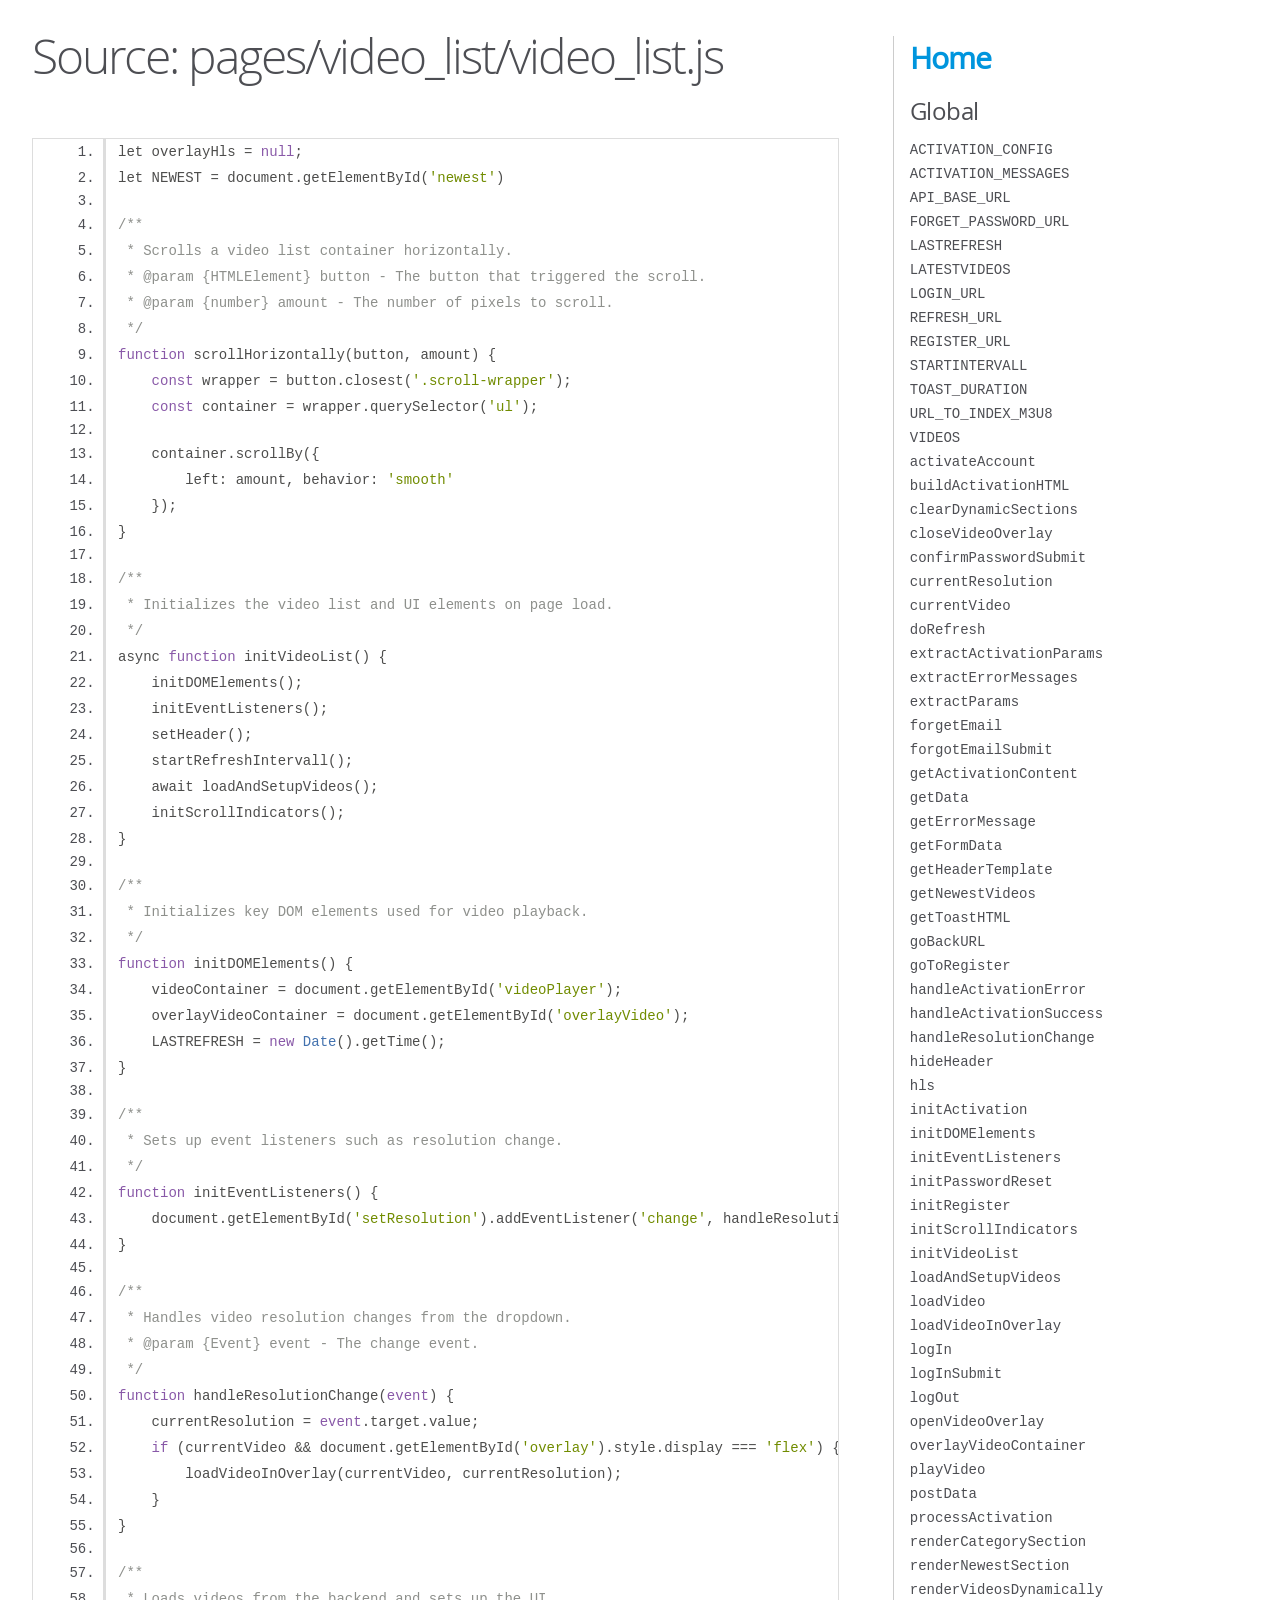
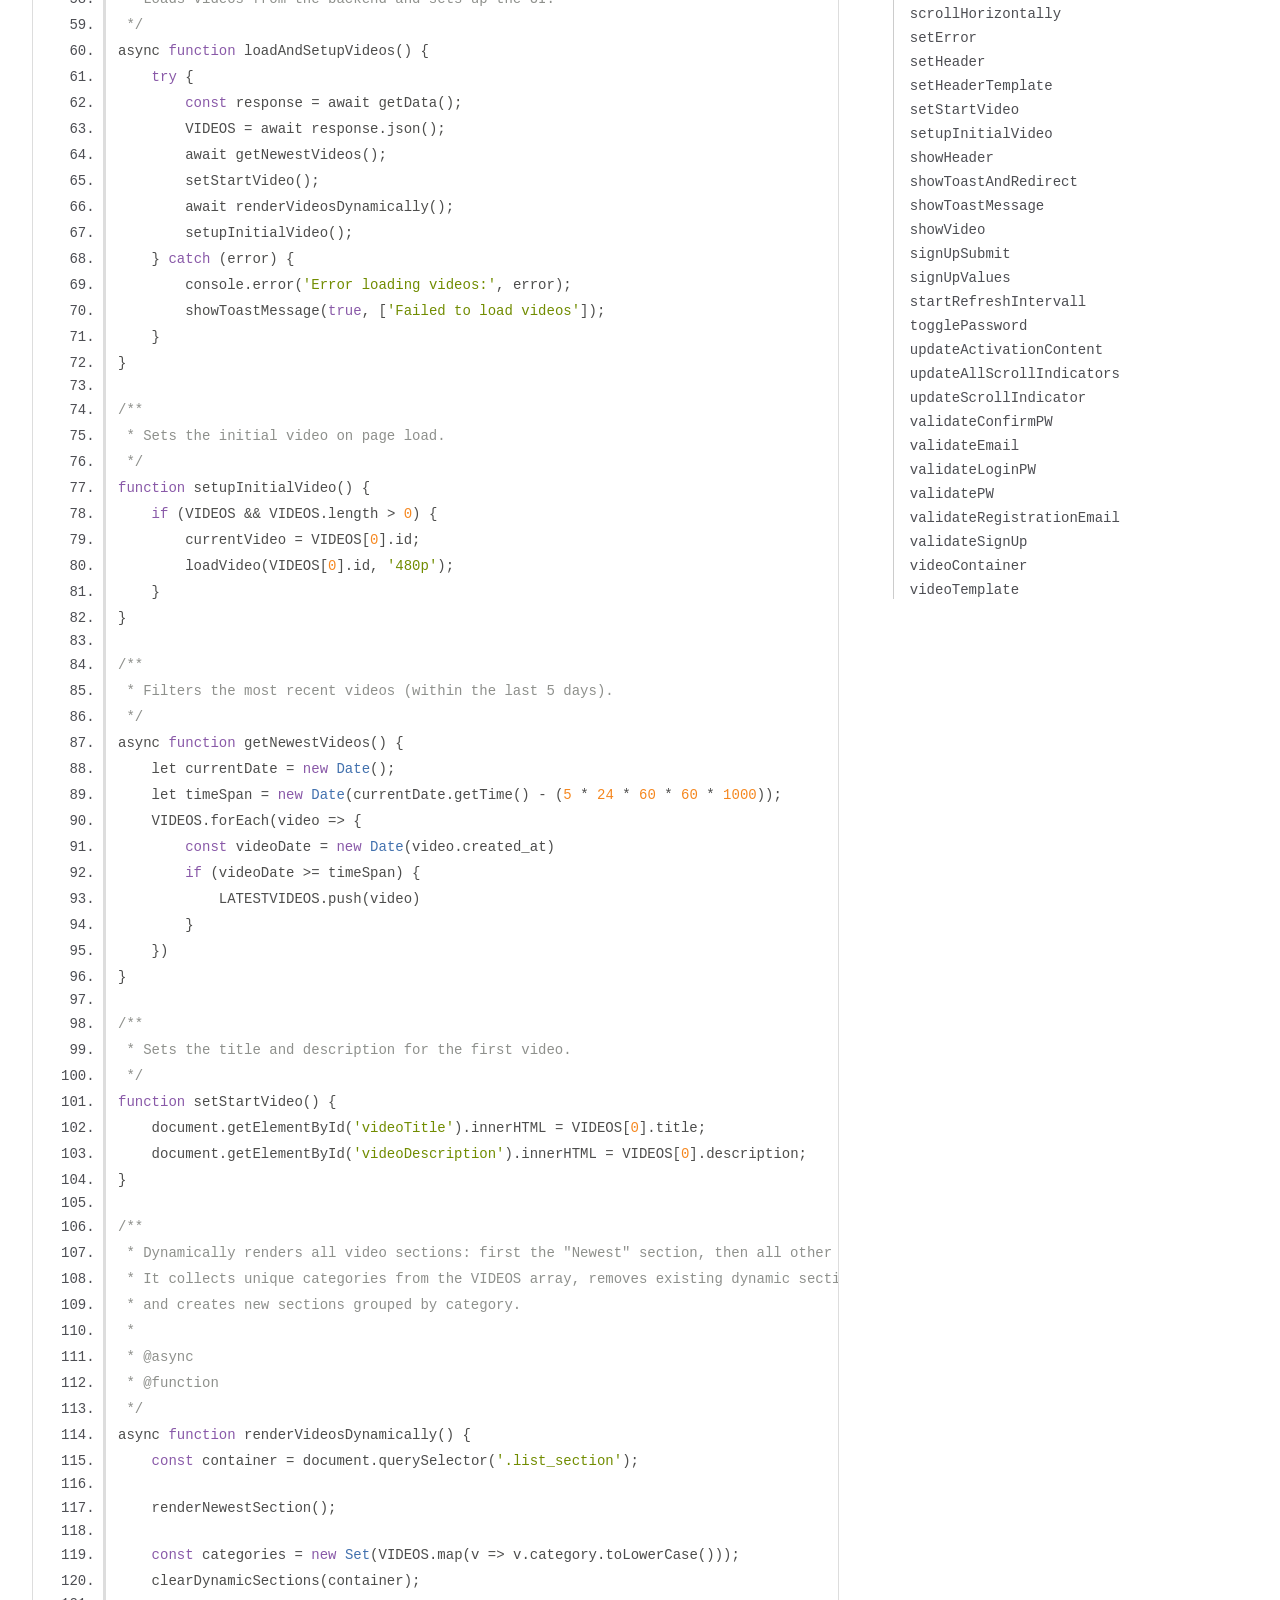
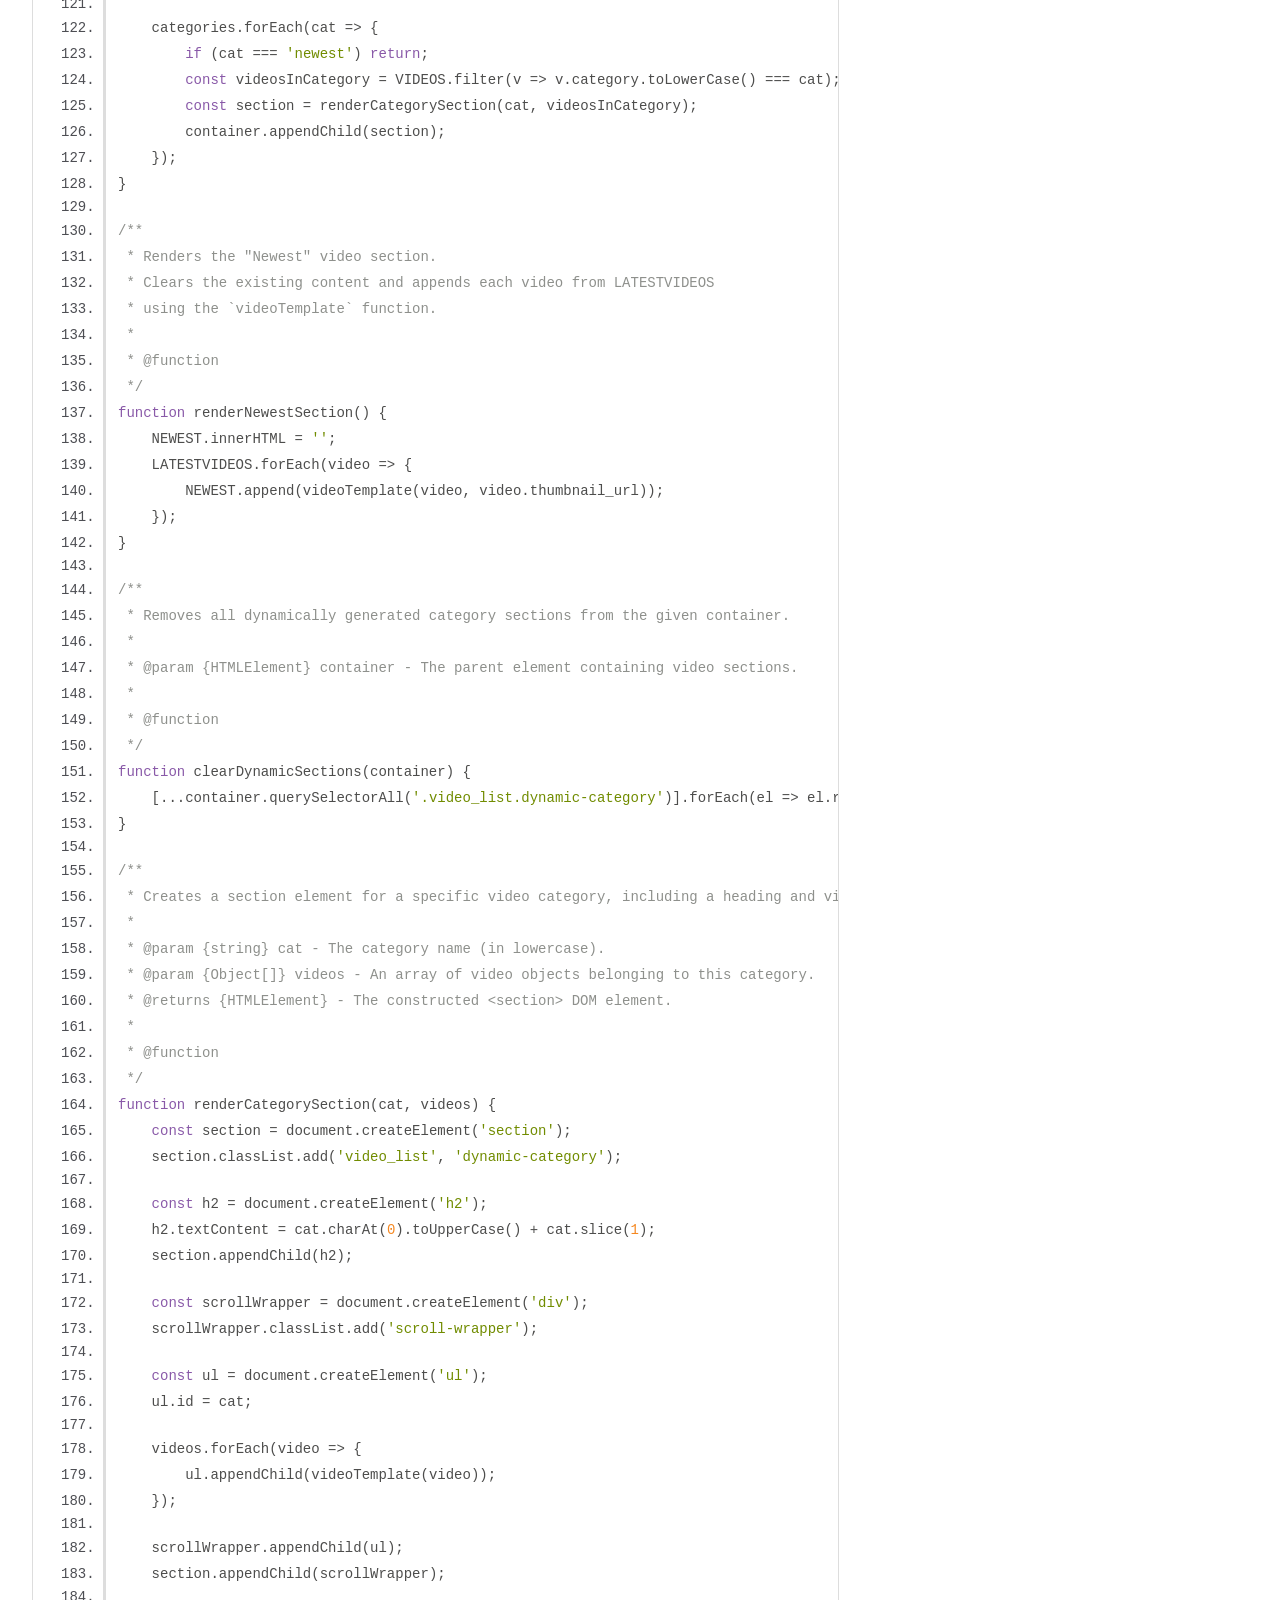
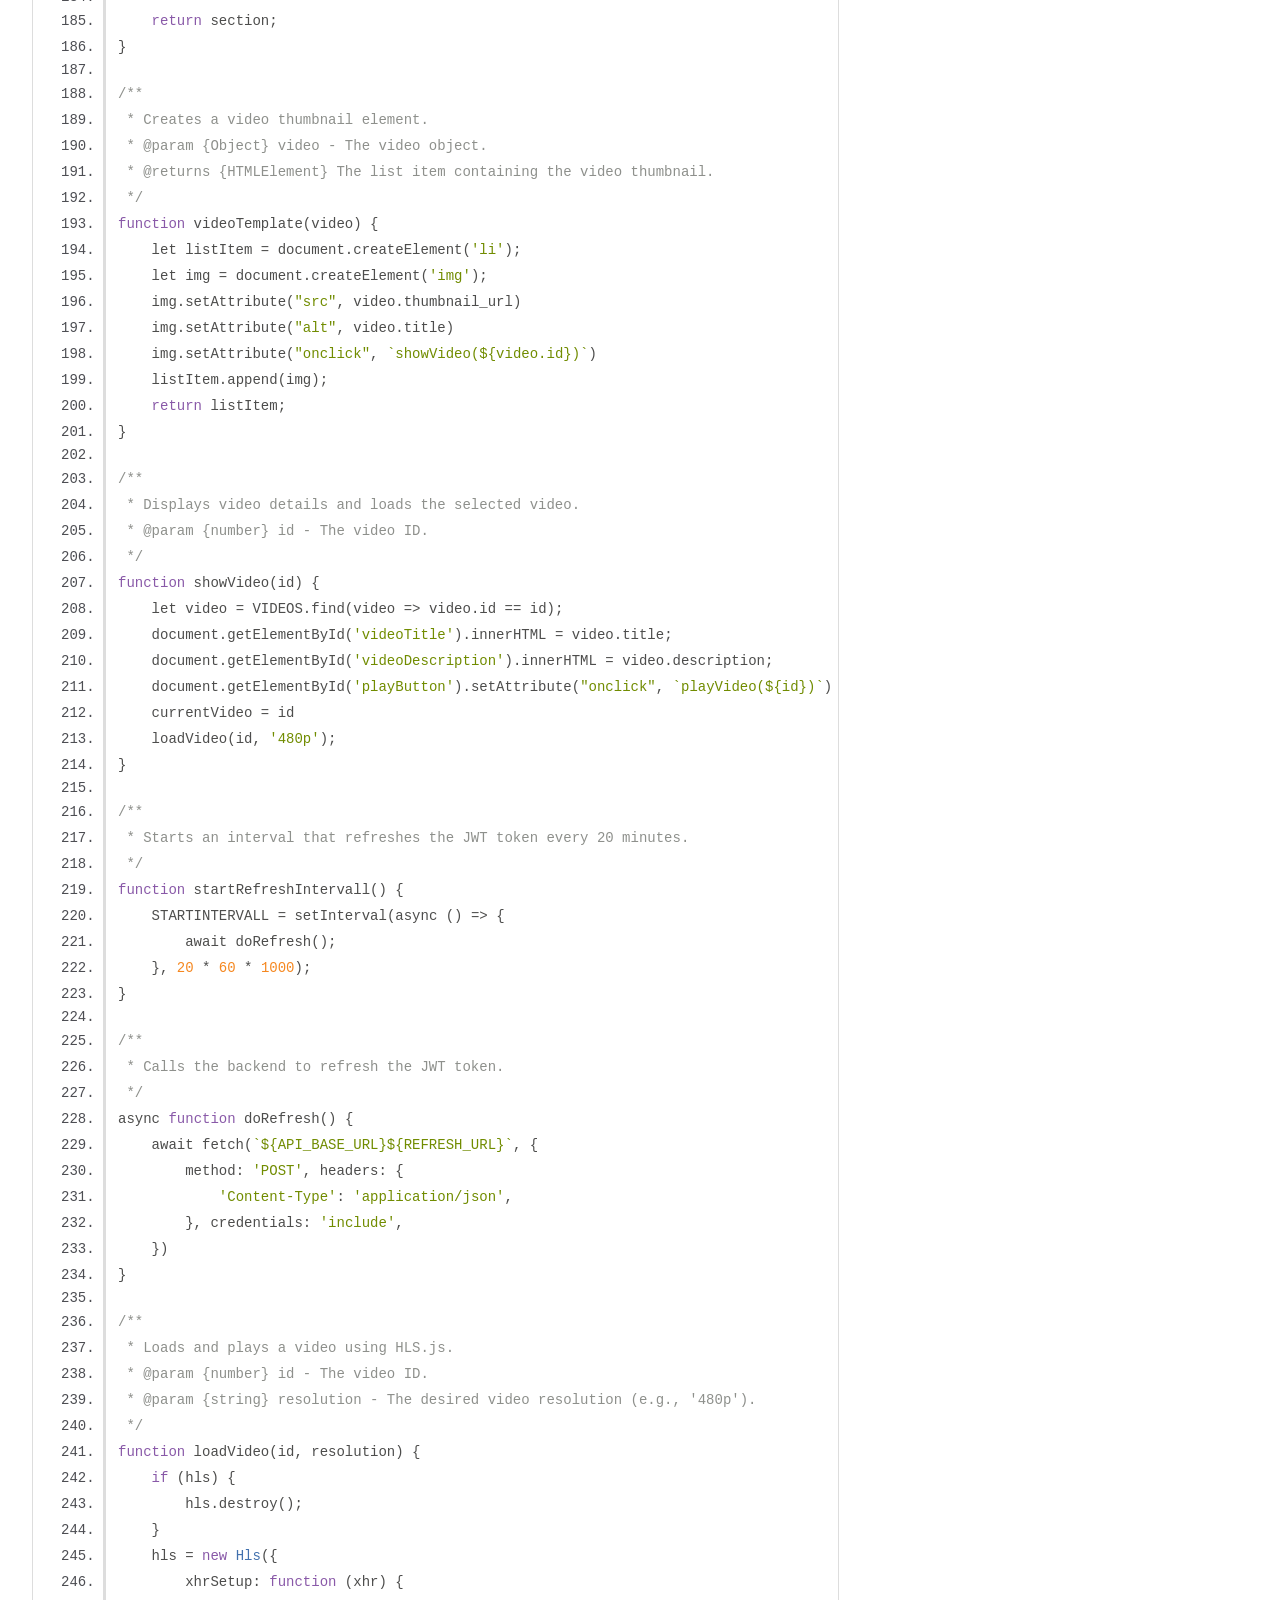
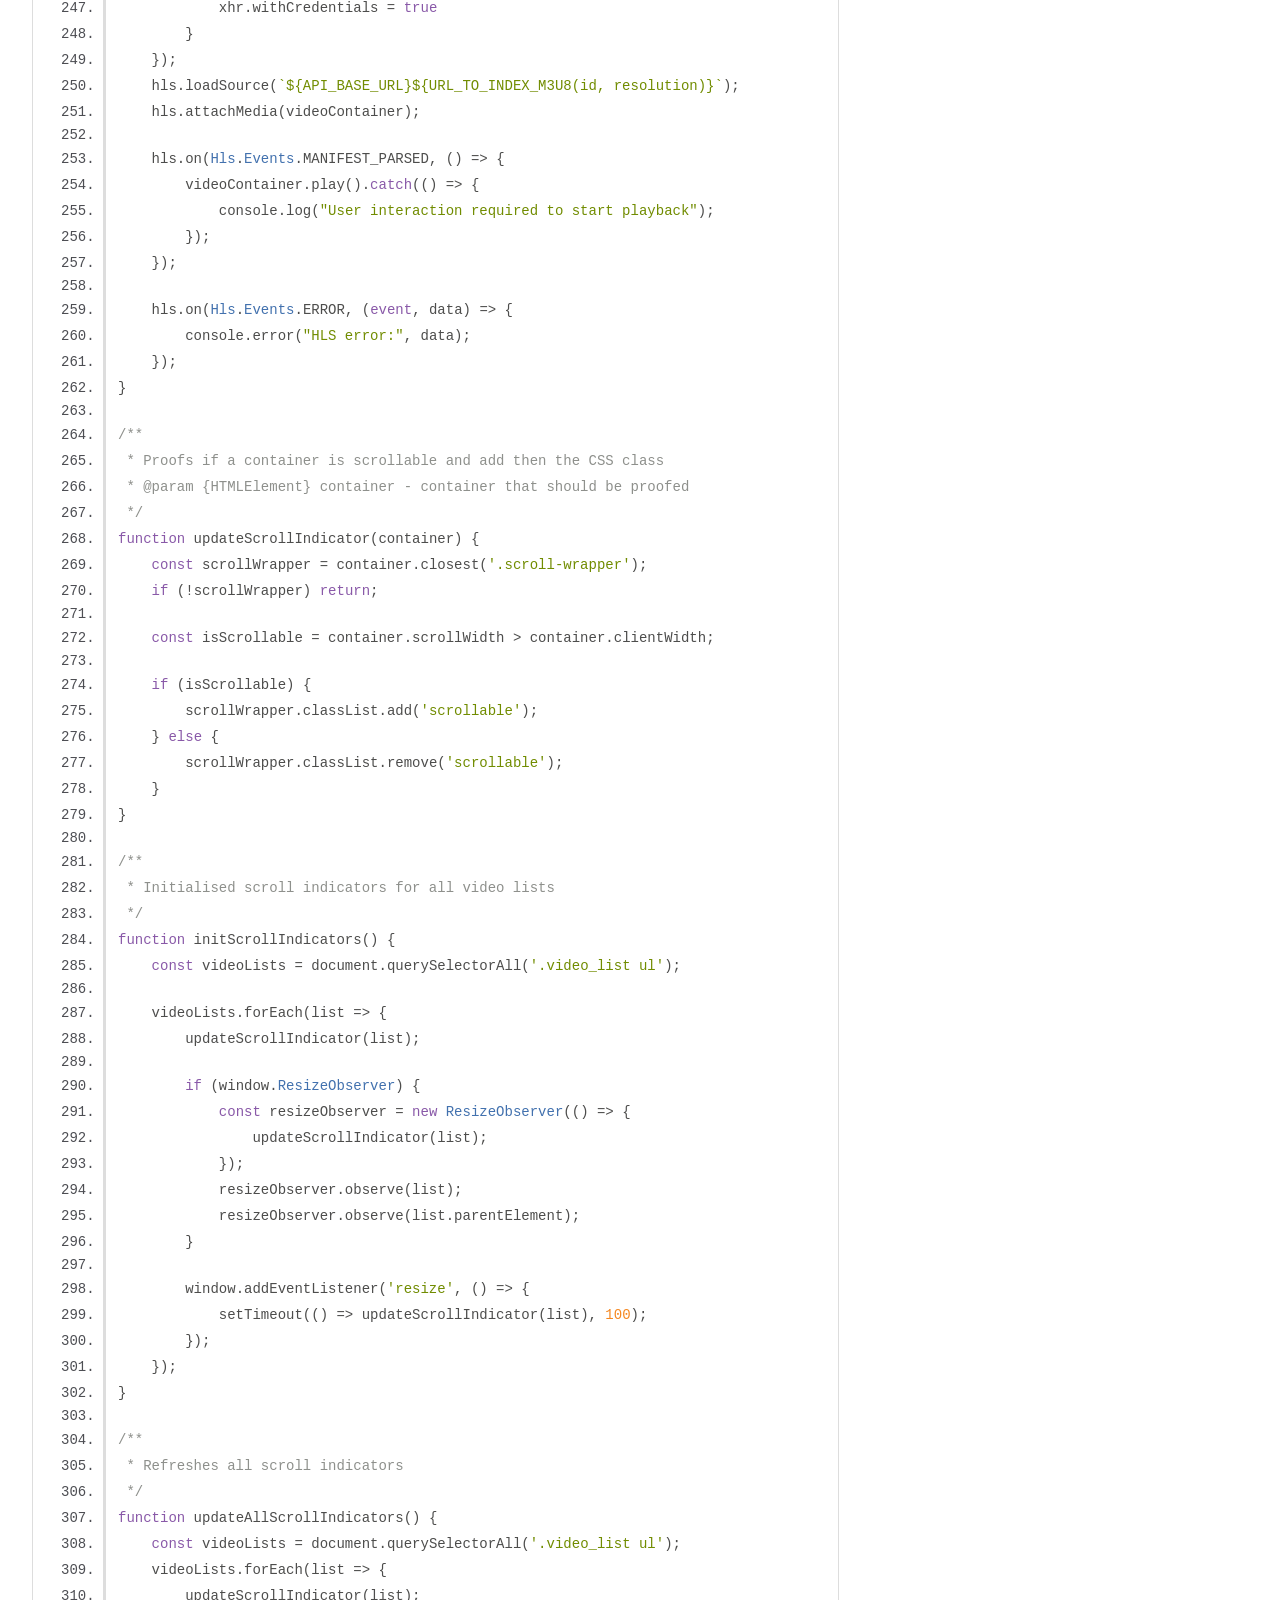
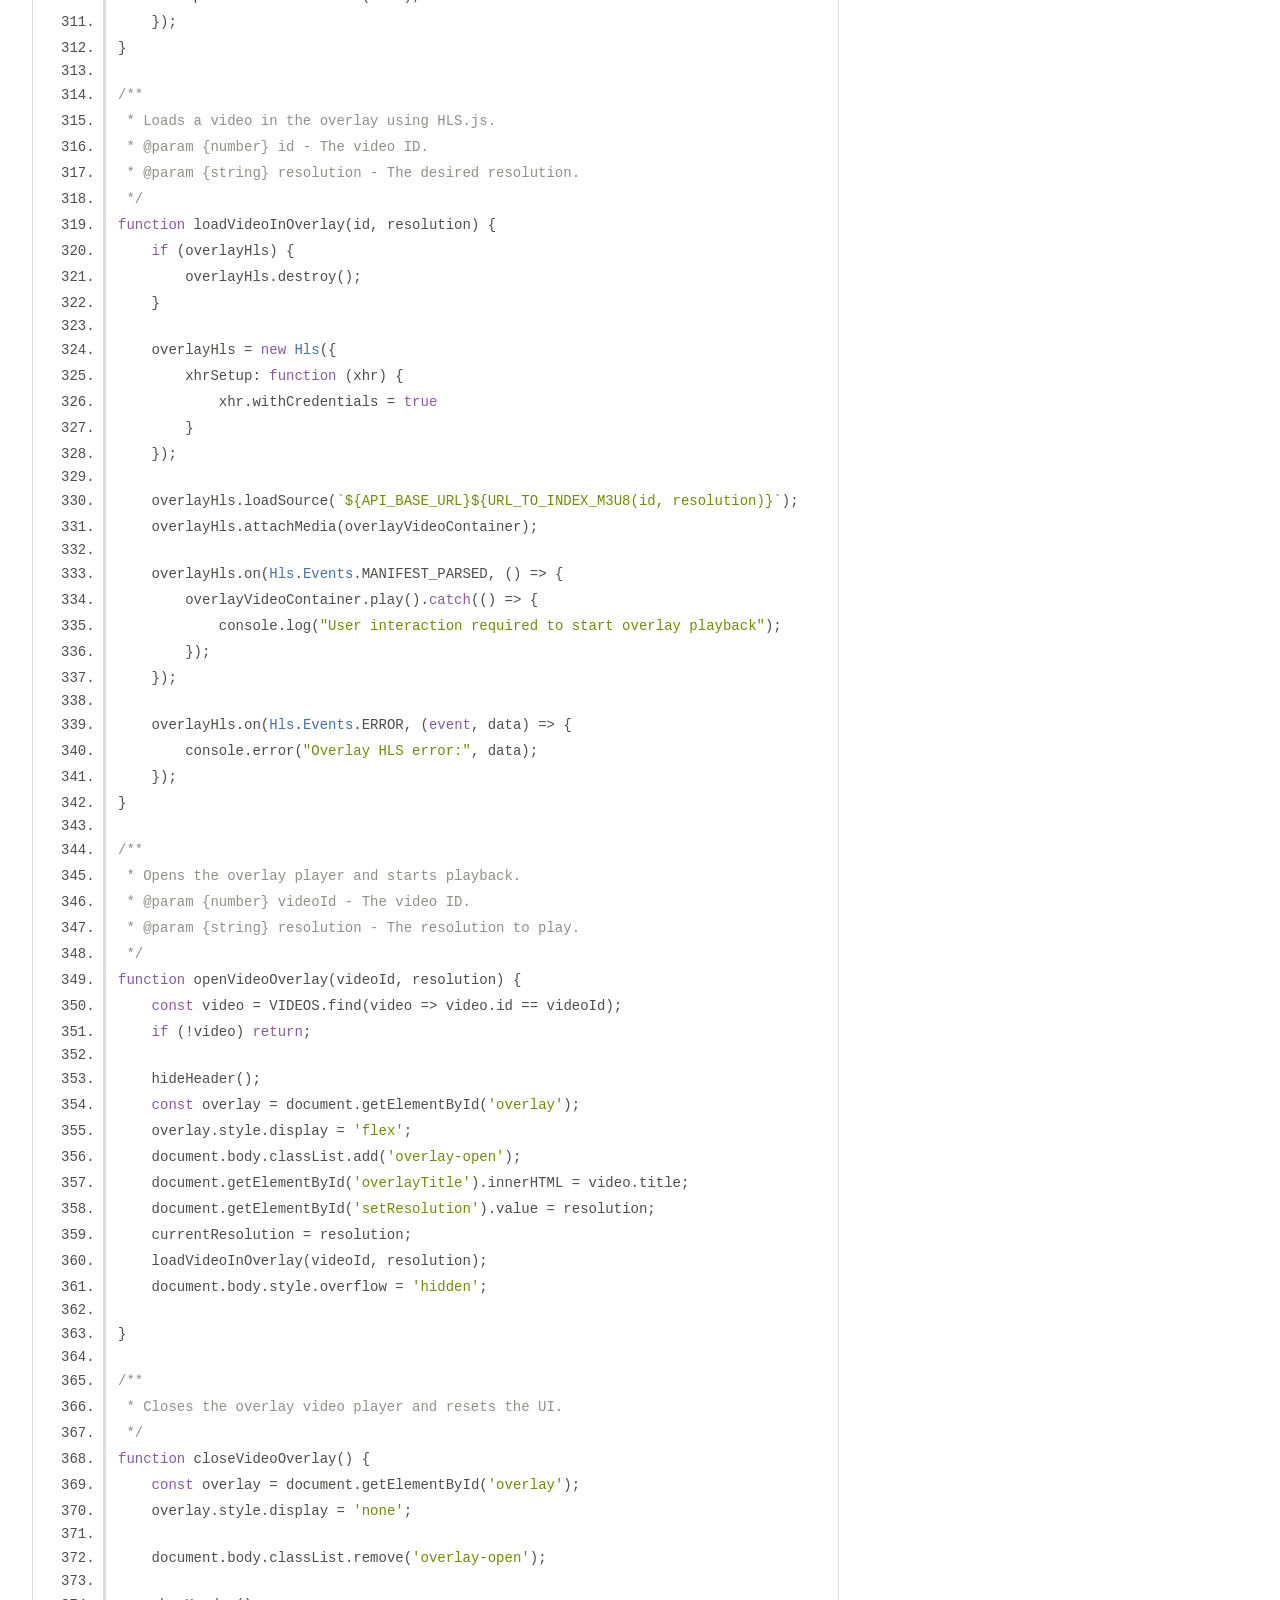
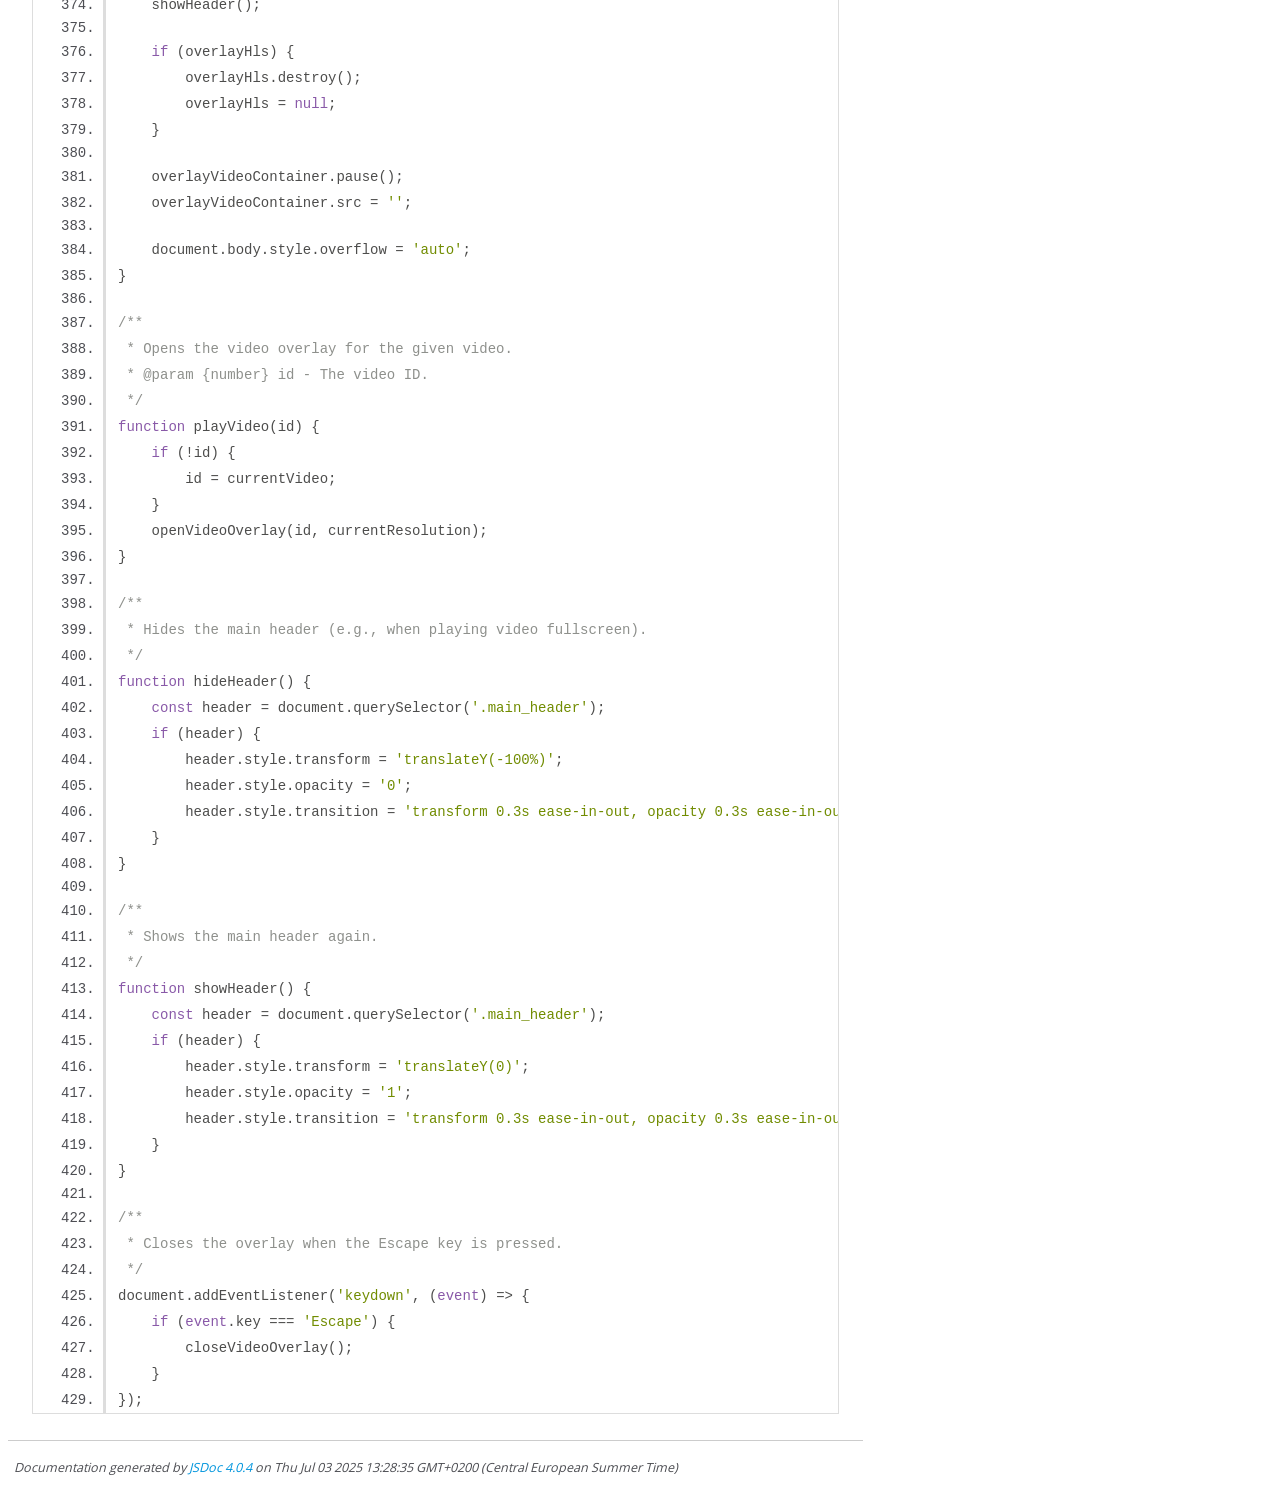
<file: docs/jsdoc/pages_video_list_video_list.js.html>
<!DOCTYPE html>
<html lang="en">
<head>
    <meta charset="utf-8">
    <title>JSDoc: Source: pages/video_list/video_list.js</title>

    <script src="scripts/prettify/prettify.js"> </script>
    <script src="scripts/prettify/lang-css.js"> </script>
    <!--[if lt IE 9]>
      <script src="//html5shiv.googlecode.com/svn/trunk/html5.js"></script>
    <![endif]-->
    <link type="text/css" rel="stylesheet" href="styles/prettify-tomorrow.css">
    <link type="text/css" rel="stylesheet" href="styles/jsdoc-default.css">
</head>

<body>

<div id="main">

    <h1 class="page-title">Source: pages/video_list/video_list.js</h1>

    



    
    <section>
        <article>
            <pre class="prettyprint source linenums"><code>let overlayHls = null;
let NEWEST = document.getElementById('newest')

/**
 * Scrolls a video list container horizontally.
 * @param {HTMLElement} button - The button that triggered the scroll.
 * @param {number} amount - The number of pixels to scroll.
 */
function scrollHorizontally(button, amount) {
    const wrapper = button.closest('.scroll-wrapper');
    const container = wrapper.querySelector('ul');

    container.scrollBy({
        left: amount, behavior: 'smooth'
    });
}

/**
 * Initializes the video list and UI elements on page load.
 */
async function initVideoList() {
    initDOMElements();
    initEventListeners();
    setHeader();
    startRefreshIntervall();
    await loadAndSetupVideos();
    initScrollIndicators();
}

/**
 * Initializes key DOM elements used for video playback.
 */
function initDOMElements() {
    videoContainer = document.getElementById('videoPlayer');
    overlayVideoContainer = document.getElementById('overlayVideo');
    LASTREFRESH = new Date().getTime();
}

/**
 * Sets up event listeners such as resolution change.
 */
function initEventListeners() {
    document.getElementById('setResolution').addEventListener('change', handleResolutionChange);
}

/**
 * Handles video resolution changes from the dropdown.
 * @param {Event} event - The change event.
 */
function handleResolutionChange(event) {
    currentResolution = event.target.value;
    if (currentVideo &amp;&amp; document.getElementById('overlay').style.display === 'flex') {
        loadVideoInOverlay(currentVideo, currentResolution);
    }
}

/**
 * Loads videos from the backend and sets up the UI.
 */
async function loadAndSetupVideos() {
    try {
        const response = await getData();
        VIDEOS = await response.json();
        await getNewestVideos();
        setStartVideo();
        await renderVideosDynamically();
        setupInitialVideo();
    } catch (error) {
        console.error('Error loading videos:', error);
        showToastMessage(true, ['Failed to load videos']);
    }
}

/**
 * Sets the initial video on page load.
 */
function setupInitialVideo() {
    if (VIDEOS &amp;&amp; VIDEOS.length > 0) {
        currentVideo = VIDEOS[0].id;
        loadVideo(VIDEOS[0].id, '480p');
    }
}

/**
 * Filters the most recent videos (within the last 5 days).
 */
async function getNewestVideos() {
    let currentDate = new Date();
    let timeSpan = new Date(currentDate.getTime() - (5 * 24 * 60 * 60 * 1000));
    VIDEOS.forEach(video => {
        const videoDate = new Date(video.created_at)
        if (videoDate >= timeSpan) {
            LATESTVIDEOS.push(video)
        }
    })
}

/**
 * Sets the title and description for the first video.
 */
function setStartVideo() {
    document.getElementById('videoTitle').innerHTML = VIDEOS[0].title;
    document.getElementById('videoDescription').innerHTML = VIDEOS[0].description;
}

/**
 * Dynamically renders all video sections: first the "Newest" section, then all other categories.
 * It collects unique categories from the VIDEOS array, removes existing dynamic sections,
 * and creates new sections grouped by category.
 *
 * @async
 * @function
 */
async function renderVideosDynamically() {
    const container = document.querySelector('.list_section');

    renderNewestSection();

    const categories = new Set(VIDEOS.map(v => v.category.toLowerCase()));
    clearDynamicSections(container);

    categories.forEach(cat => {
        if (cat === 'newest') return;
        const videosInCategory = VIDEOS.filter(v => v.category.toLowerCase() === cat);
        const section = renderCategorySection(cat, videosInCategory);
        container.appendChild(section);
    });
}

/**
 * Renders the "Newest" video section.
 * Clears the existing content and appends each video from LATESTVIDEOS
 * using the `videoTemplate` function.
 *
 * @function
 */
function renderNewestSection() {
    NEWEST.innerHTML = '';
    LATESTVIDEOS.forEach(video => {
        NEWEST.append(videoTemplate(video, video.thumbnail_url));
    });
}

/**
 * Removes all dynamically generated category sections from the given container.
 *
 * @param {HTMLElement} container - The parent element containing video sections.
 *
 * @function
 */
function clearDynamicSections(container) {
    [...container.querySelectorAll('.video_list.dynamic-category')].forEach(el => el.remove());
}

/**
 * Creates a section element for a specific video category, including a heading and video list.
 *
 * @param {string} cat - The category name (in lowercase).
 * @param {Object[]} videos - An array of video objects belonging to this category.
 * @returns {HTMLElement} - The constructed &lt;section> DOM element.
 *
 * @function
 */
function renderCategorySection(cat, videos) {
    const section = document.createElement('section');
    section.classList.add('video_list', 'dynamic-category');

    const h2 = document.createElement('h2');
    h2.textContent = cat.charAt(0).toUpperCase() + cat.slice(1);
    section.appendChild(h2);

    const scrollWrapper = document.createElement('div');
    scrollWrapper.classList.add('scroll-wrapper');

    const ul = document.createElement('ul');
    ul.id = cat;

    videos.forEach(video => {
        ul.appendChild(videoTemplate(video));
    });

    scrollWrapper.appendChild(ul);
    section.appendChild(scrollWrapper);

    return section;
}

/**
 * Creates a video thumbnail element.
 * @param {Object} video - The video object.
 * @returns {HTMLElement} The list item containing the video thumbnail.
 */
function videoTemplate(video) {
    let listItem = document.createElement('li');
    let img = document.createElement('img');
    img.setAttribute("src", video.thumbnail_url)
    img.setAttribute("alt", video.title)
    img.setAttribute("onclick", `showVideo(${video.id})`)
    listItem.append(img);
    return listItem;
}

/**
 * Displays video details and loads the selected video.
 * @param {number} id - The video ID.
 */
function showVideo(id) {
    let video = VIDEOS.find(video => video.id == id);
    document.getElementById('videoTitle').innerHTML = video.title;
    document.getElementById('videoDescription').innerHTML = video.description;
    document.getElementById('playButton').setAttribute("onclick", `playVideo(${id})`)
    currentVideo = id
    loadVideo(id, '480p');
}

/**
 * Starts an interval that refreshes the JWT token every 20 minutes.
 */
function startRefreshIntervall() {
    STARTINTERVALL = setInterval(async () => {
        await doRefresh();
    }, 20 * 60 * 1000);
}

/**
 * Calls the backend to refresh the JWT token.
 */
async function doRefresh() {
    await fetch(`${API_BASE_URL}${REFRESH_URL}`, {
        method: 'POST', headers: {
            'Content-Type': 'application/json',
        }, credentials: 'include',
    })
}

/**
 * Loads and plays a video using HLS.js.
 * @param {number} id - The video ID.
 * @param {string} resolution - The desired video resolution (e.g., '480p').
 */
function loadVideo(id, resolution) {
    if (hls) {
        hls.destroy();
    }
    hls = new Hls({
        xhrSetup: function (xhr) {
            xhr.withCredentials = true
        }
    });
    hls.loadSource(`${API_BASE_URL}${URL_TO_INDEX_M3U8(id, resolution)}`);
    hls.attachMedia(videoContainer);

    hls.on(Hls.Events.MANIFEST_PARSED, () => {
        videoContainer.play().catch(() => {
            console.log("User interaction required to start playback");
        });
    });

    hls.on(Hls.Events.ERROR, (event, data) => {
        console.error("HLS error:", data);
    });
}

/**
 * Proofs if a container is scrollable and add then the CSS class
 * @param {HTMLElement} container - container that should be proofed
 */
function updateScrollIndicator(container) {
    const scrollWrapper = container.closest('.scroll-wrapper');
    if (!scrollWrapper) return;

    const isScrollable = container.scrollWidth > container.clientWidth;

    if (isScrollable) {
        scrollWrapper.classList.add('scrollable');
    } else {
        scrollWrapper.classList.remove('scrollable');
    }
}

/**
 * Initialised scroll indicators for all video lists
 */
function initScrollIndicators() {
    const videoLists = document.querySelectorAll('.video_list ul');

    videoLists.forEach(list => {
        updateScrollIndicator(list);

        if (window.ResizeObserver) {
            const resizeObserver = new ResizeObserver(() => {
                updateScrollIndicator(list);
            });
            resizeObserver.observe(list);
            resizeObserver.observe(list.parentElement);
        }

        window.addEventListener('resize', () => {
            setTimeout(() => updateScrollIndicator(list), 100);
        });
    });
}

/**
 * Refreshes all scroll indicators
 */
function updateAllScrollIndicators() {
    const videoLists = document.querySelectorAll('.video_list ul');
    videoLists.forEach(list => {
        updateScrollIndicator(list);
    });
}

/**
 * Loads a video in the overlay using HLS.js.
 * @param {number} id - The video ID.
 * @param {string} resolution - The desired resolution.
 */
function loadVideoInOverlay(id, resolution) {
    if (overlayHls) {
        overlayHls.destroy();
    }

    overlayHls = new Hls({
        xhrSetup: function (xhr) {
            xhr.withCredentials = true
        }
    });

    overlayHls.loadSource(`${API_BASE_URL}${URL_TO_INDEX_M3U8(id, resolution)}`);
    overlayHls.attachMedia(overlayVideoContainer);

    overlayHls.on(Hls.Events.MANIFEST_PARSED, () => {
        overlayVideoContainer.play().catch(() => {
            console.log("User interaction required to start overlay playback");
        });
    });

    overlayHls.on(Hls.Events.ERROR, (event, data) => {
        console.error("Overlay HLS error:", data);
    });
}

/**
 * Opens the overlay player and starts playback.
 * @param {number} videoId - The video ID.
 * @param {string} resolution - The resolution to play.
 */
function openVideoOverlay(videoId, resolution) {
    const video = VIDEOS.find(video => video.id == videoId);
    if (!video) return;

    hideHeader();
    const overlay = document.getElementById('overlay');
    overlay.style.display = 'flex';
    document.body.classList.add('overlay-open');
    document.getElementById('overlayTitle').innerHTML = video.title;
    document.getElementById('setResolution').value = resolution;
    currentResolution = resolution;
    loadVideoInOverlay(videoId, resolution);
    document.body.style.overflow = 'hidden';

}

/**
 * Closes the overlay video player and resets the UI.
 */
function closeVideoOverlay() {
    const overlay = document.getElementById('overlay');
    overlay.style.display = 'none';

    document.body.classList.remove('overlay-open');

    showHeader();

    if (overlayHls) {
        overlayHls.destroy();
        overlayHls = null;
    }

    overlayVideoContainer.pause();
    overlayVideoContainer.src = '';

    document.body.style.overflow = 'auto';
}

/**
 * Opens the video overlay for the given video.
 * @param {number} id - The video ID.
 */
function playVideo(id) {
    if (!id) {
        id = currentVideo;
    }
    openVideoOverlay(id, currentResolution);
}

/**
 * Hides the main header (e.g., when playing video fullscreen).
 */
function hideHeader() {
    const header = document.querySelector('.main_header');
    if (header) {
        header.style.transform = 'translateY(-100%)';
        header.style.opacity = '0';
        header.style.transition = 'transform 0.3s ease-in-out, opacity 0.3s ease-in-out';
    }
}

/**
 * Shows the main header again.
 */
function showHeader() {
    const header = document.querySelector('.main_header');
    if (header) {
        header.style.transform = 'translateY(0)';
        header.style.opacity = '1';
        header.style.transition = 'transform 0.3s ease-in-out, opacity 0.3s ease-in-out';
    }
}

/**
 * Closes the overlay when the Escape key is pressed.
 */
document.addEventListener('keydown', (event) => {
    if (event.key === 'Escape') {
        closeVideoOverlay();
    }
});
</code></pre>
        </article>
    </section>




</div>

<nav>
    <h2><a href="index.html">Home</a></h2><h3>Global</h3><ul><li><a href="global.html#ACTIVATION_CONFIG">ACTIVATION_CONFIG</a></li><li><a href="global.html#ACTIVATION_MESSAGES">ACTIVATION_MESSAGES</a></li><li><a href="global.html#API_BASE_URL">API_BASE_URL</a></li><li><a href="global.html#FORGET_PASSWORD_URL">FORGET_PASSWORD_URL</a></li><li><a href="global.html#LASTREFRESH">LASTREFRESH</a></li><li><a href="global.html#LATESTVIDEOS">LATESTVIDEOS</a></li><li><a href="global.html#LOGIN_URL">LOGIN_URL</a></li><li><a href="global.html#REFRESH_URL">REFRESH_URL</a></li><li><a href="global.html#REGISTER_URL">REGISTER_URL</a></li><li><a href="global.html#STARTINTERVALL">STARTINTERVALL</a></li><li><a href="global.html#TOAST_DURATION">TOAST_DURATION</a></li><li><a href="global.html#URL_TO_INDEX_M3U8">URL_TO_INDEX_M3U8</a></li><li><a href="global.html#VIDEOS">VIDEOS</a></li><li><a href="global.html#activateAccount">activateAccount</a></li><li><a href="global.html#buildActivationHTML">buildActivationHTML</a></li><li><a href="global.html#clearDynamicSections">clearDynamicSections</a></li><li><a href="global.html#closeVideoOverlay">closeVideoOverlay</a></li><li><a href="global.html#confirmPasswordSubmit">confirmPasswordSubmit</a></li><li><a href="global.html#currentResolution">currentResolution</a></li><li><a href="global.html#currentVideo">currentVideo</a></li><li><a href="global.html#doRefresh">doRefresh</a></li><li><a href="global.html#extractActivationParams">extractActivationParams</a></li><li><a href="global.html#extractErrorMessages">extractErrorMessages</a></li><li><a href="global.html#extractParams">extractParams</a></li><li><a href="global.html#forgetEmail">forgetEmail</a></li><li><a href="global.html#forgotEmailSubmit">forgotEmailSubmit</a></li><li><a href="global.html#getActivationContent">getActivationContent</a></li><li><a href="global.html#getData">getData</a></li><li><a href="global.html#getErrorMessage">getErrorMessage</a></li><li><a href="global.html#getFormData">getFormData</a></li><li><a href="global.html#getHeaderTemplate">getHeaderTemplate</a></li><li><a href="global.html#getNewestVideos">getNewestVideos</a></li><li><a href="global.html#getToastHTML">getToastHTML</a></li><li><a href="global.html#goBackURL">goBackURL</a></li><li><a href="global.html#goToRegister">goToRegister</a></li><li><a href="global.html#handleActivationError">handleActivationError</a></li><li><a href="global.html#handleActivationSuccess">handleActivationSuccess</a></li><li><a href="global.html#handleResolutionChange">handleResolutionChange</a></li><li><a href="global.html#hideHeader">hideHeader</a></li><li><a href="global.html#hls">hls</a></li><li><a href="global.html#initActivation">initActivation</a></li><li><a href="global.html#initDOMElements">initDOMElements</a></li><li><a href="global.html#initEventListeners">initEventListeners</a></li><li><a href="global.html#initPasswordReset">initPasswordReset</a></li><li><a href="global.html#initRegister">initRegister</a></li><li><a href="global.html#initScrollIndicators">initScrollIndicators</a></li><li><a href="global.html#initVideoList">initVideoList</a></li><li><a href="global.html#loadAndSetupVideos">loadAndSetupVideos</a></li><li><a href="global.html#loadVideo">loadVideo</a></li><li><a href="global.html#loadVideoInOverlay">loadVideoInOverlay</a></li><li><a href="global.html#logIn">logIn</a></li><li><a href="global.html#logInSubmit">logInSubmit</a></li><li><a href="global.html#logOut">logOut</a></li><li><a href="global.html#openVideoOverlay">openVideoOverlay</a></li><li><a href="global.html#overlayVideoContainer">overlayVideoContainer</a></li><li><a href="global.html#playVideo">playVideo</a></li><li><a href="global.html#postData">postData</a></li><li><a href="global.html#processActivation">processActivation</a></li><li><a href="global.html#renderCategorySection">renderCategorySection</a></li><li><a href="global.html#renderNewestSection">renderNewestSection</a></li><li><a href="global.html#renderVideosDynamically">renderVideosDynamically</a></li><li><a href="global.html#scrollHorizontally">scrollHorizontally</a></li><li><a href="global.html#setError">setError</a></li><li><a href="global.html#setHeader">setHeader</a></li><li><a href="global.html#setHeaderTemplate">setHeaderTemplate</a></li><li><a href="global.html#setStartVideo">setStartVideo</a></li><li><a href="global.html#setupInitialVideo">setupInitialVideo</a></li><li><a href="global.html#showHeader">showHeader</a></li><li><a href="global.html#showToastAndRedirect">showToastAndRedirect</a></li><li><a href="global.html#showToastMessage">showToastMessage</a></li><li><a href="global.html#showVideo">showVideo</a></li><li><a href="global.html#signUpSubmit">signUpSubmit</a></li><li><a href="global.html#signUpValues">signUpValues</a></li><li><a href="global.html#startRefreshIntervall">startRefreshIntervall</a></li><li><a href="global.html#togglePassword">togglePassword</a></li><li><a href="global.html#updateActivationContent">updateActivationContent</a></li><li><a href="global.html#updateAllScrollIndicators">updateAllScrollIndicators</a></li><li><a href="global.html#updateScrollIndicator">updateScrollIndicator</a></li><li><a href="global.html#validateConfirmPW">validateConfirmPW</a></li><li><a href="global.html#validateEmail">validateEmail</a></li><li><a href="global.html#validateLoginPW">validateLoginPW</a></li><li><a href="global.html#validatePW">validatePW</a></li><li><a href="global.html#validateRegistrationEmail">validateRegistrationEmail</a></li><li><a href="global.html#validateSignUp">validateSignUp</a></li><li><a href="global.html#videoContainer">videoContainer</a></li><li><a href="global.html#videoTemplate">videoTemplate</a></li></ul>
</nav>

<br class="clear">

<footer>
    Documentation generated by <a href="https://github.com/jsdoc/jsdoc">JSDoc 4.0.4</a> on Thu Jul 03 2025 13:28:35 GMT+0200 (Central European Summer Time)
</footer>

<script> prettyPrint(); </script>
<script src="scripts/linenumber.js"> </script>
</body>
</html>
</file>
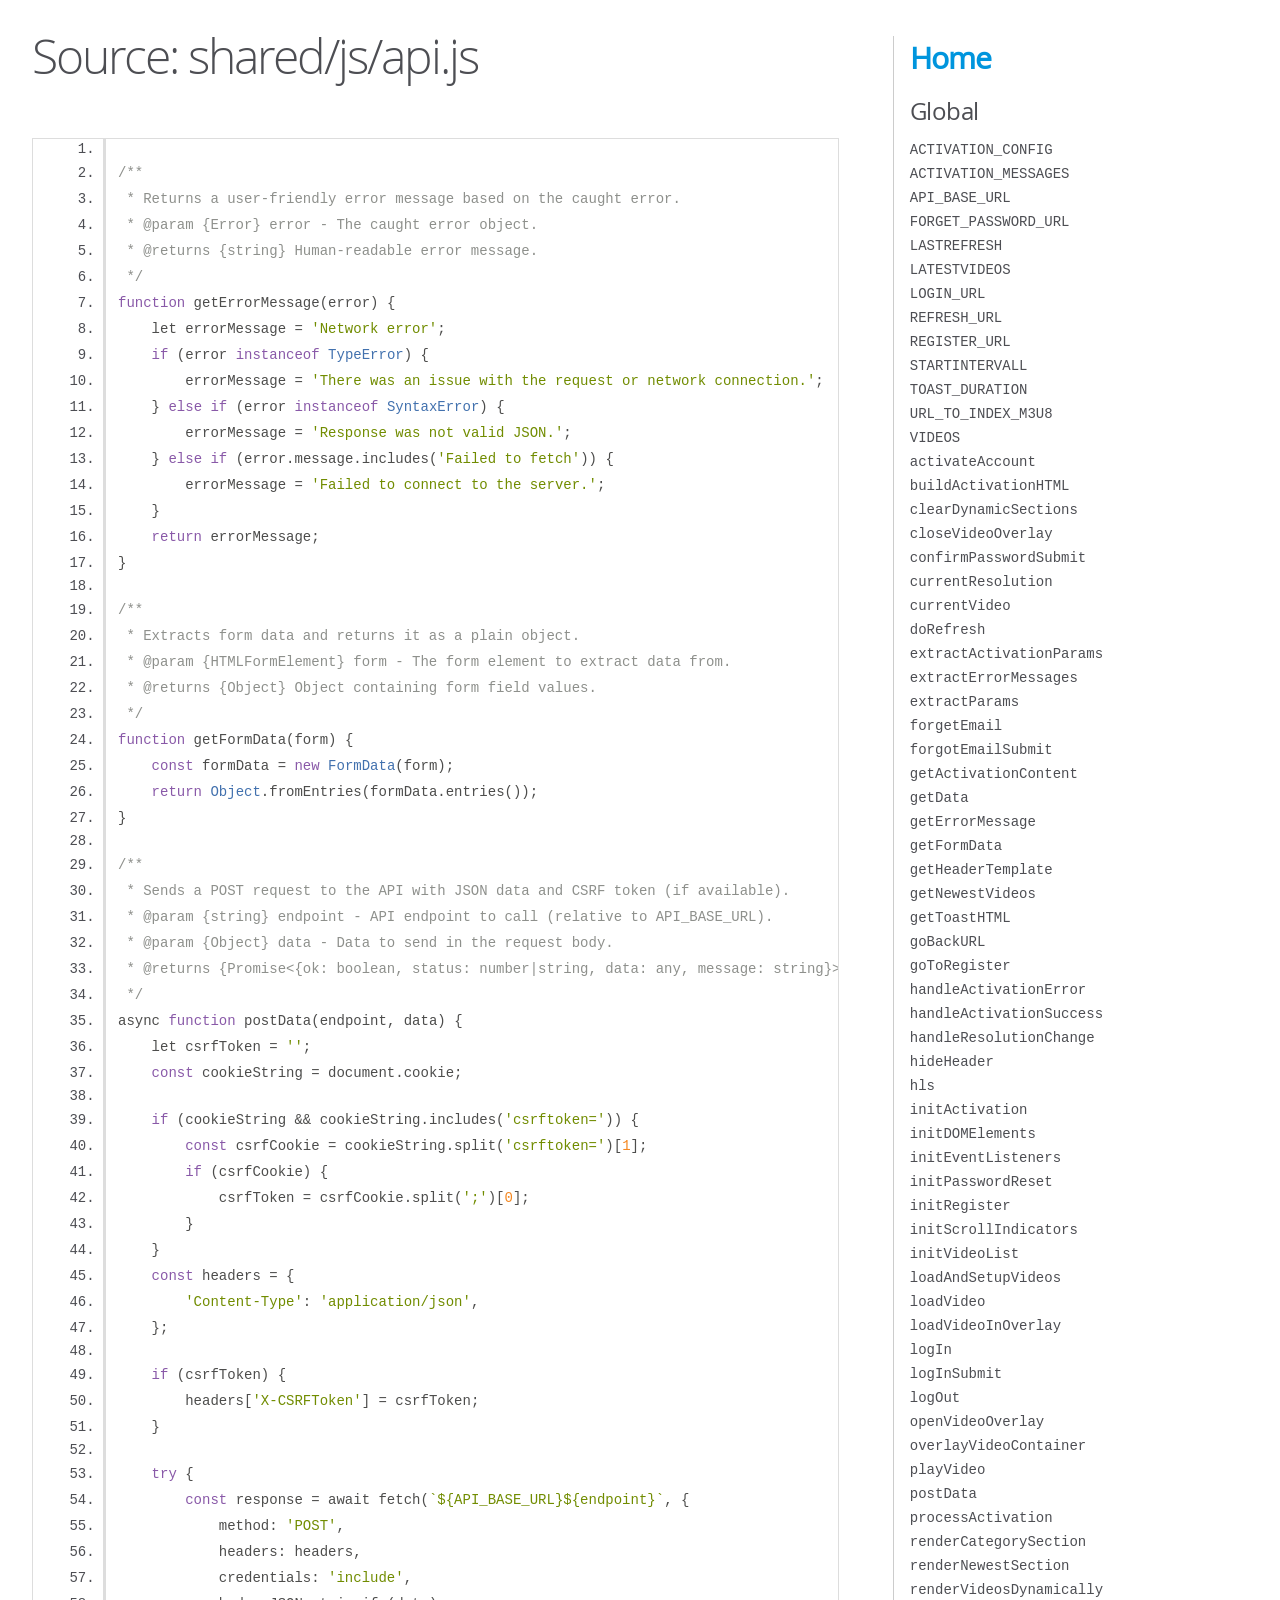
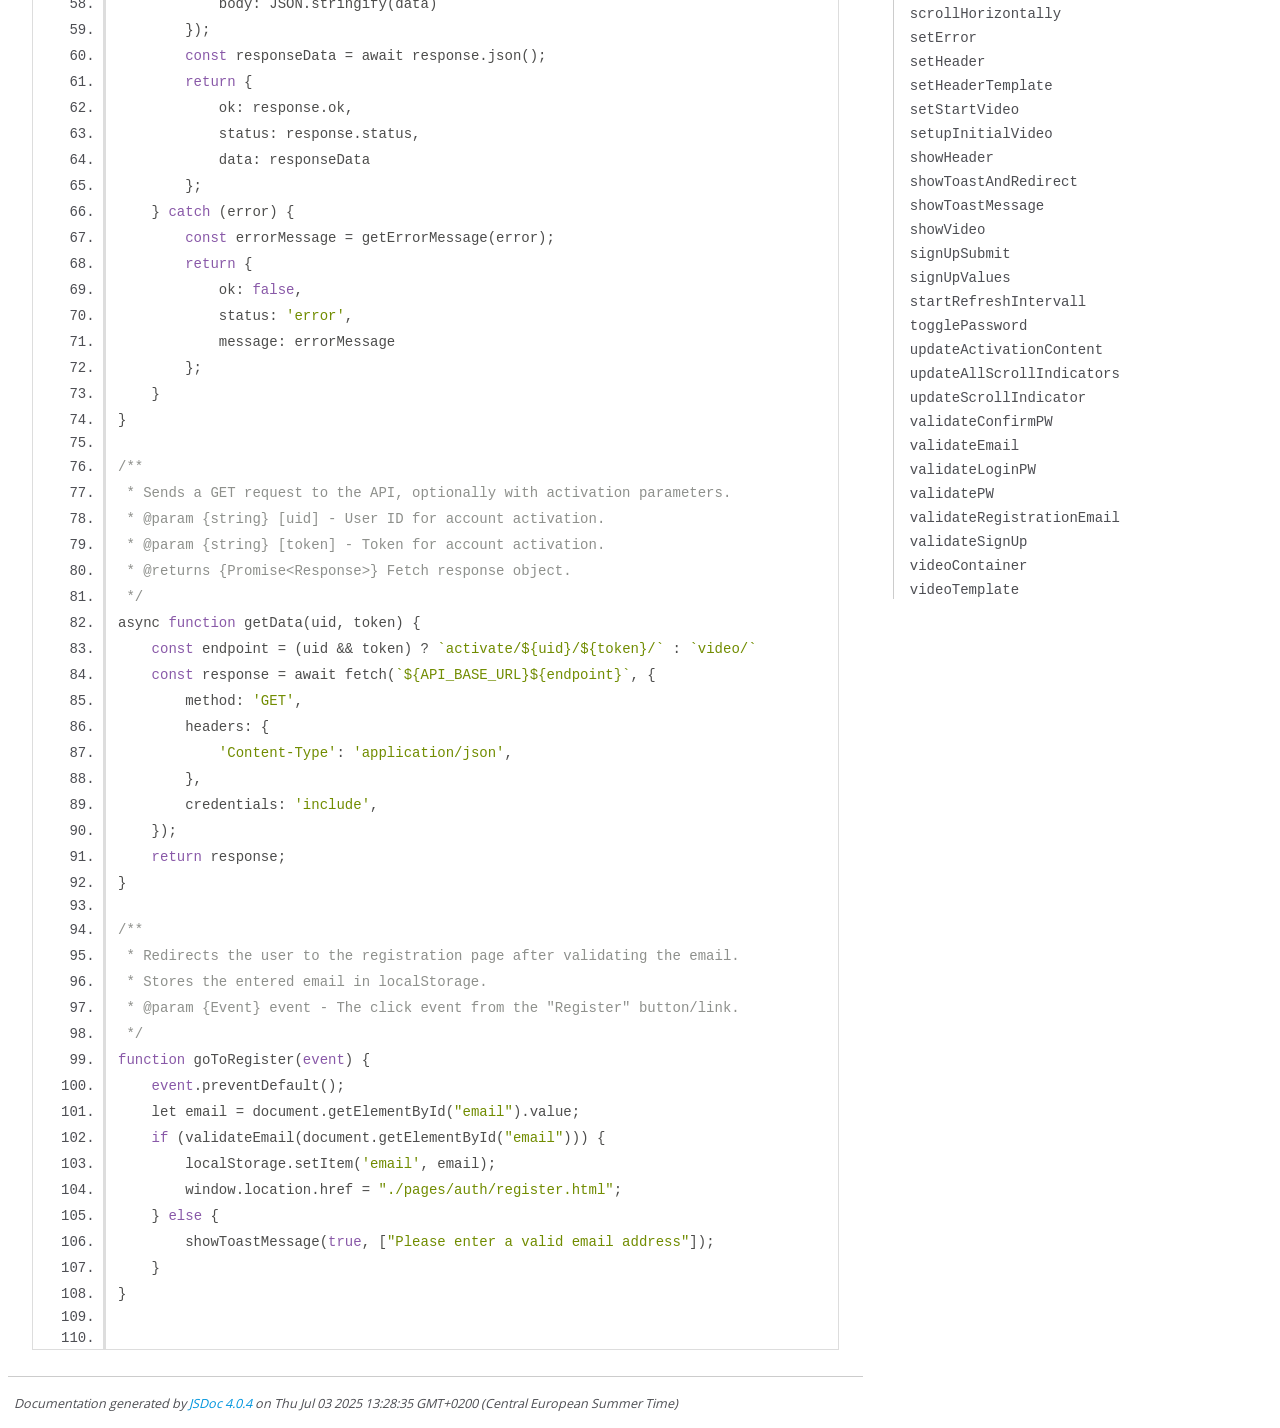
<file: docs/jsdoc/shared_js_api.js.html>
<!DOCTYPE html>
<html lang="en">
<head>
    <meta charset="utf-8">
    <title>JSDoc: Source: shared/js/api.js</title>

    <script src="scripts/prettify/prettify.js"> </script>
    <script src="scripts/prettify/lang-css.js"> </script>
    <!--[if lt IE 9]>
      <script src="//html5shiv.googlecode.com/svn/trunk/html5.js"></script>
    <![endif]-->
    <link type="text/css" rel="stylesheet" href="styles/prettify-tomorrow.css">
    <link type="text/css" rel="stylesheet" href="styles/jsdoc-default.css">
</head>

<body>

<div id="main">

    <h1 class="page-title">Source: shared/js/api.js</h1>

    



    
    <section>
        <article>
            <pre class="prettyprint source linenums"><code>
/**
 * Returns a user-friendly error message based on the caught error.
 * @param {Error} error - The caught error object.
 * @returns {string} Human-readable error message.
 */
function getErrorMessage(error) {
    let errorMessage = 'Network error';
    if (error instanceof TypeError) {
        errorMessage = 'There was an issue with the request or network connection.';
    } else if (error instanceof SyntaxError) {
        errorMessage = 'Response was not valid JSON.';
    } else if (error.message.includes('Failed to fetch')) {
        errorMessage = 'Failed to connect to the server.';
    }
    return errorMessage;
}

/**
 * Extracts form data and returns it as a plain object.
 * @param {HTMLFormElement} form - The form element to extract data from.
 * @returns {Object} Object containing form field values.
 */
function getFormData(form) {
    const formData = new FormData(form);
    return Object.fromEntries(formData.entries());
}

/**
 * Sends a POST request to the API with JSON data and CSRF token (if available).
 * @param {string} endpoint - API endpoint to call (relative to API_BASE_URL).
 * @param {Object} data - Data to send in the request body.
 * @returns {Promise&lt;{ok: boolean, status: number|string, data: any, message: string}>}
 */
async function postData(endpoint, data) {
    let csrfToken = '';
    const cookieString = document.cookie;

    if (cookieString &amp;&amp; cookieString.includes('csrftoken=')) {
        const csrfCookie = cookieString.split('csrftoken=')[1];
        if (csrfCookie) {
            csrfToken = csrfCookie.split(';')[0];
        }
    }
    const headers = {
        'Content-Type': 'application/json',
    };

    if (csrfToken) {
        headers['X-CSRFToken'] = csrfToken;
    }

    try {
        const response = await fetch(`${API_BASE_URL}${endpoint}`, {
            method: 'POST',
            headers: headers,
            credentials: 'include',
            body: JSON.stringify(data)
        });
        const responseData = await response.json();
        return {
            ok: response.ok,
            status: response.status,
            data: responseData
        };
    } catch (error) {
        const errorMessage = getErrorMessage(error);
        return {
            ok: false,
            status: 'error',
            message: errorMessage
        };
    }
}

/**
 * Sends a GET request to the API, optionally with activation parameters.
 * @param {string} [uid] - User ID for account activation.
 * @param {string} [token] - Token for account activation.
 * @returns {Promise&lt;Response>} Fetch response object.
 */
async function getData(uid, token) {
    const endpoint = (uid &amp;&amp; token) ? `activate/${uid}/${token}/` : `video/`
    const response = await fetch(`${API_BASE_URL}${endpoint}`, {
        method: 'GET',
        headers: {
            'Content-Type': 'application/json',
        },
        credentials: 'include',
    });
    return response;
}

/**
 * Redirects the user to the registration page after validating the email.
 * Stores the entered email in localStorage.
 * @param {Event} event - The click event from the "Register" button/link.
 */
function goToRegister(event) {
    event.preventDefault();
    let email = document.getElementById("email").value;
    if (validateEmail(document.getElementById("email"))) {
        localStorage.setItem('email', email);
        window.location.href = "./pages/auth/register.html";
    } else {
        showToastMessage(true, ["Please enter a valid email address"]);
    }
}


</code></pre>
        </article>
    </section>




</div>

<nav>
    <h2><a href="index.html">Home</a></h2><h3>Global</h3><ul><li><a href="global.html#ACTIVATION_CONFIG">ACTIVATION_CONFIG</a></li><li><a href="global.html#ACTIVATION_MESSAGES">ACTIVATION_MESSAGES</a></li><li><a href="global.html#API_BASE_URL">API_BASE_URL</a></li><li><a href="global.html#FORGET_PASSWORD_URL">FORGET_PASSWORD_URL</a></li><li><a href="global.html#LASTREFRESH">LASTREFRESH</a></li><li><a href="global.html#LATESTVIDEOS">LATESTVIDEOS</a></li><li><a href="global.html#LOGIN_URL">LOGIN_URL</a></li><li><a href="global.html#REFRESH_URL">REFRESH_URL</a></li><li><a href="global.html#REGISTER_URL">REGISTER_URL</a></li><li><a href="global.html#STARTINTERVALL">STARTINTERVALL</a></li><li><a href="global.html#TOAST_DURATION">TOAST_DURATION</a></li><li><a href="global.html#URL_TO_INDEX_M3U8">URL_TO_INDEX_M3U8</a></li><li><a href="global.html#VIDEOS">VIDEOS</a></li><li><a href="global.html#activateAccount">activateAccount</a></li><li><a href="global.html#buildActivationHTML">buildActivationHTML</a></li><li><a href="global.html#clearDynamicSections">clearDynamicSections</a></li><li><a href="global.html#closeVideoOverlay">closeVideoOverlay</a></li><li><a href="global.html#confirmPasswordSubmit">confirmPasswordSubmit</a></li><li><a href="global.html#currentResolution">currentResolution</a></li><li><a href="global.html#currentVideo">currentVideo</a></li><li><a href="global.html#doRefresh">doRefresh</a></li><li><a href="global.html#extractActivationParams">extractActivationParams</a></li><li><a href="global.html#extractErrorMessages">extractErrorMessages</a></li><li><a href="global.html#extractParams">extractParams</a></li><li><a href="global.html#forgetEmail">forgetEmail</a></li><li><a href="global.html#forgotEmailSubmit">forgotEmailSubmit</a></li><li><a href="global.html#getActivationContent">getActivationContent</a></li><li><a href="global.html#getData">getData</a></li><li><a href="global.html#getErrorMessage">getErrorMessage</a></li><li><a href="global.html#getFormData">getFormData</a></li><li><a href="global.html#getHeaderTemplate">getHeaderTemplate</a></li><li><a href="global.html#getNewestVideos">getNewestVideos</a></li><li><a href="global.html#getToastHTML">getToastHTML</a></li><li><a href="global.html#goBackURL">goBackURL</a></li><li><a href="global.html#goToRegister">goToRegister</a></li><li><a href="global.html#handleActivationError">handleActivationError</a></li><li><a href="global.html#handleActivationSuccess">handleActivationSuccess</a></li><li><a href="global.html#handleResolutionChange">handleResolutionChange</a></li><li><a href="global.html#hideHeader">hideHeader</a></li><li><a href="global.html#hls">hls</a></li><li><a href="global.html#initActivation">initActivation</a></li><li><a href="global.html#initDOMElements">initDOMElements</a></li><li><a href="global.html#initEventListeners">initEventListeners</a></li><li><a href="global.html#initPasswordReset">initPasswordReset</a></li><li><a href="global.html#initRegister">initRegister</a></li><li><a href="global.html#initScrollIndicators">initScrollIndicators</a></li><li><a href="global.html#initVideoList">initVideoList</a></li><li><a href="global.html#loadAndSetupVideos">loadAndSetupVideos</a></li><li><a href="global.html#loadVideo">loadVideo</a></li><li><a href="global.html#loadVideoInOverlay">loadVideoInOverlay</a></li><li><a href="global.html#logIn">logIn</a></li><li><a href="global.html#logInSubmit">logInSubmit</a></li><li><a href="global.html#logOut">logOut</a></li><li><a href="global.html#openVideoOverlay">openVideoOverlay</a></li><li><a href="global.html#overlayVideoContainer">overlayVideoContainer</a></li><li><a href="global.html#playVideo">playVideo</a></li><li><a href="global.html#postData">postData</a></li><li><a href="global.html#processActivation">processActivation</a></li><li><a href="global.html#renderCategorySection">renderCategorySection</a></li><li><a href="global.html#renderNewestSection">renderNewestSection</a></li><li><a href="global.html#renderVideosDynamically">renderVideosDynamically</a></li><li><a href="global.html#scrollHorizontally">scrollHorizontally</a></li><li><a href="global.html#setError">setError</a></li><li><a href="global.html#setHeader">setHeader</a></li><li><a href="global.html#setHeaderTemplate">setHeaderTemplate</a></li><li><a href="global.html#setStartVideo">setStartVideo</a></li><li><a href="global.html#setupInitialVideo">setupInitialVideo</a></li><li><a href="global.html#showHeader">showHeader</a></li><li><a href="global.html#showToastAndRedirect">showToastAndRedirect</a></li><li><a href="global.html#showToastMessage">showToastMessage</a></li><li><a href="global.html#showVideo">showVideo</a></li><li><a href="global.html#signUpSubmit">signUpSubmit</a></li><li><a href="global.html#signUpValues">signUpValues</a></li><li><a href="global.html#startRefreshIntervall">startRefreshIntervall</a></li><li><a href="global.html#togglePassword">togglePassword</a></li><li><a href="global.html#updateActivationContent">updateActivationContent</a></li><li><a href="global.html#updateAllScrollIndicators">updateAllScrollIndicators</a></li><li><a href="global.html#updateScrollIndicator">updateScrollIndicator</a></li><li><a href="global.html#validateConfirmPW">validateConfirmPW</a></li><li><a href="global.html#validateEmail">validateEmail</a></li><li><a href="global.html#validateLoginPW">validateLoginPW</a></li><li><a href="global.html#validatePW">validatePW</a></li><li><a href="global.html#validateRegistrationEmail">validateRegistrationEmail</a></li><li><a href="global.html#validateSignUp">validateSignUp</a></li><li><a href="global.html#videoContainer">videoContainer</a></li><li><a href="global.html#videoTemplate">videoTemplate</a></li></ul>
</nav>

<br class="clear">

<footer>
    Documentation generated by <a href="https://github.com/jsdoc/jsdoc">JSDoc 4.0.4</a> on Thu Jul 03 2025 13:28:35 GMT+0200 (Central European Summer Time)
</footer>

<script> prettyPrint(); </script>
<script src="scripts/linenumber.js"> </script>
</body>
</html>
</file>
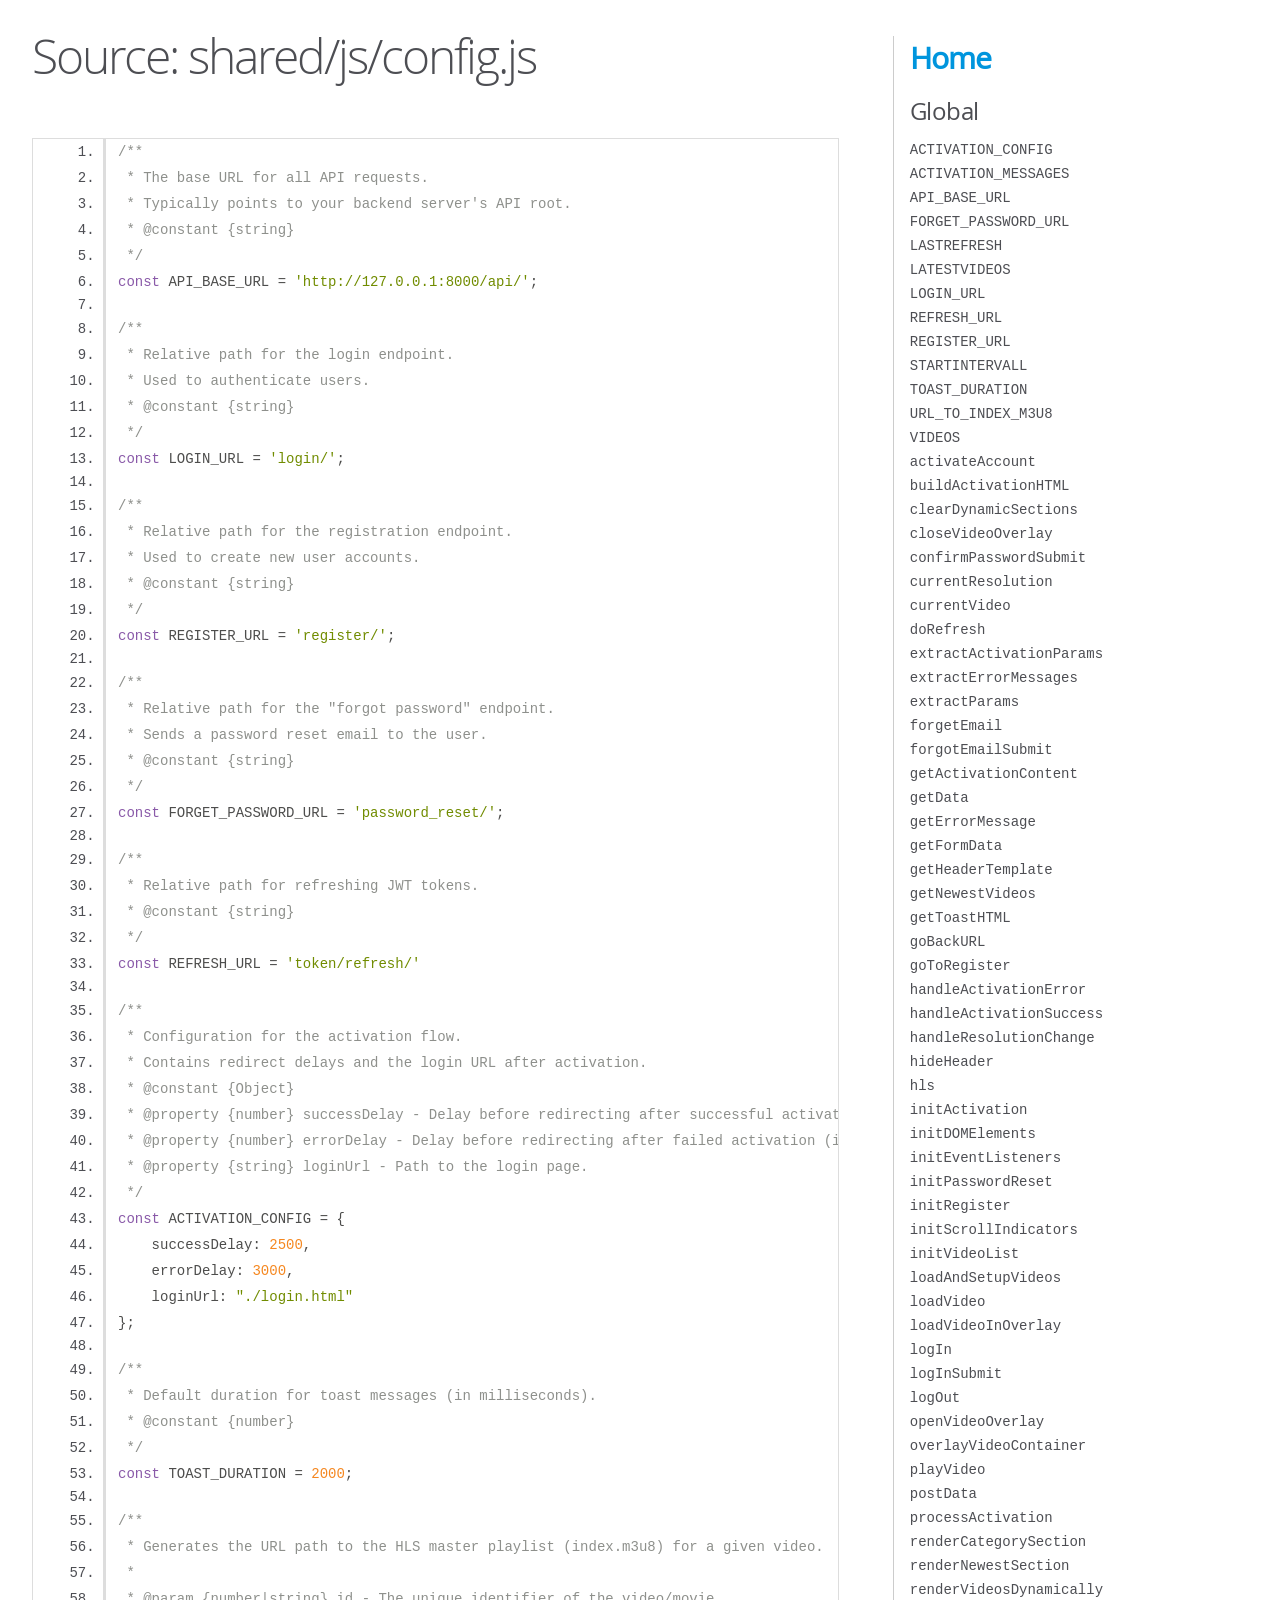
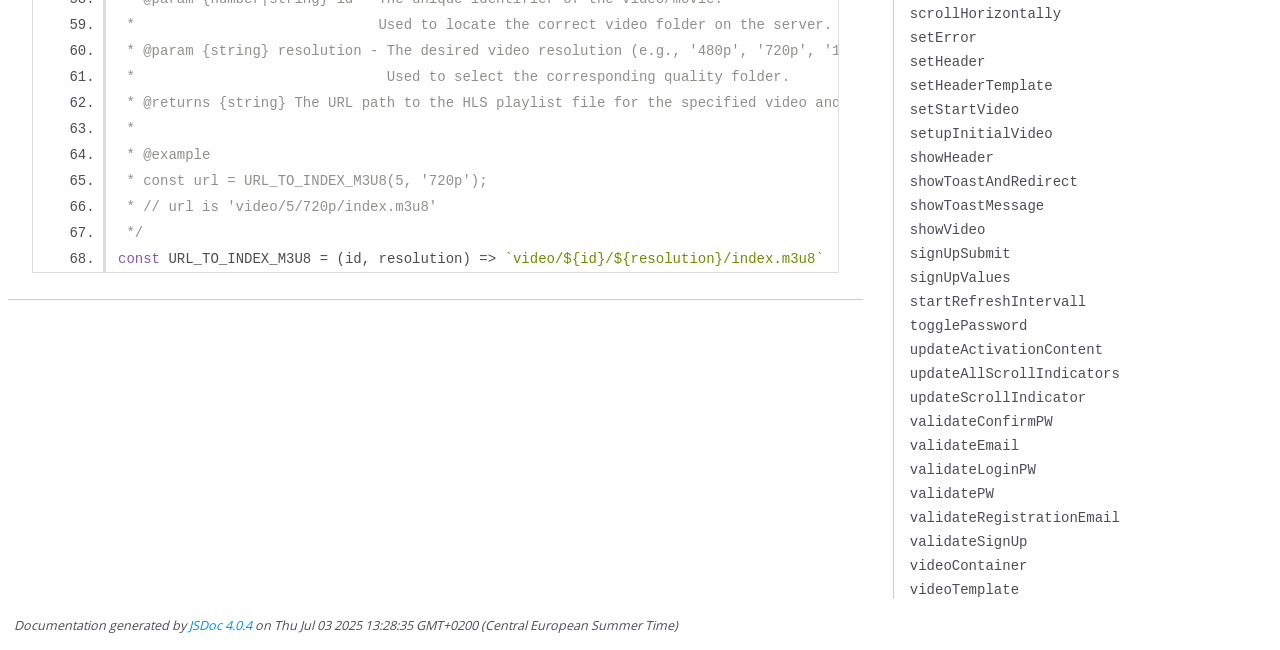
<file: docs/jsdoc/shared_js_config.js.html>
<!DOCTYPE html>
<html lang="en">
<head>
    <meta charset="utf-8">
    <title>JSDoc: Source: shared/js/config.js</title>

    <script src="scripts/prettify/prettify.js"> </script>
    <script src="scripts/prettify/lang-css.js"> </script>
    <!--[if lt IE 9]>
      <script src="//html5shiv.googlecode.com/svn/trunk/html5.js"></script>
    <![endif]-->
    <link type="text/css" rel="stylesheet" href="styles/prettify-tomorrow.css">
    <link type="text/css" rel="stylesheet" href="styles/jsdoc-default.css">
</head>

<body>

<div id="main">

    <h1 class="page-title">Source: shared/js/config.js</h1>

    



    
    <section>
        <article>
            <pre class="prettyprint source linenums"><code>/**
 * The base URL for all API requests.
 * Typically points to your backend server's API root.
 * @constant {string}
 */
const API_BASE_URL = 'http://127.0.0.1:8000/api/';

/**
 * Relative path for the login endpoint.
 * Used to authenticate users.
 * @constant {string}
 */
const LOGIN_URL = 'login/';

/**
 * Relative path for the registration endpoint.
 * Used to create new user accounts.
 * @constant {string}
 */
const REGISTER_URL = 'register/';

/**
 * Relative path for the "forgot password" endpoint.
 * Sends a password reset email to the user.
 * @constant {string}
 */
const FORGET_PASSWORD_URL = 'password_reset/';

/**
 * Relative path for refreshing JWT tokens.
 * @constant {string}
 */
const REFRESH_URL = 'token/refresh/'

/**
 * Configuration for the activation flow.
 * Contains redirect delays and the login URL after activation.
 * @constant {Object}
 * @property {number} successDelay - Delay before redirecting after successful activation (in ms).
 * @property {number} errorDelay - Delay before redirecting after failed activation (in ms).
 * @property {string} loginUrl - Path to the login page.
 */
const ACTIVATION_CONFIG = {
    successDelay: 2500,
    errorDelay: 3000,
    loginUrl: "./login.html"
};

/**
 * Default duration for toast messages (in milliseconds).
 * @constant {number}
 */
const TOAST_DURATION = 2000;

/**
 * Generates the URL path to the HLS master playlist (index.m3u8) for a given video.
 *
 * @param {number|string} id - The unique identifier of the video/movie.
 *                             Used to locate the correct video folder on the server.
 * @param {string} resolution - The desired video resolution (e.g., '480p', '720p', '1080p').
 *                              Used to select the corresponding quality folder.
 * @returns {string} The URL path to the HLS playlist file for the specified video and resolution.
 *
 * @example
 * const url = URL_TO_INDEX_M3U8(5, '720p');
 * // url is 'video/5/720p/index.m3u8'
 */
const URL_TO_INDEX_M3U8 = (id, resolution) => `video/${id}/${resolution}/index.m3u8`
</code></pre>
        </article>
    </section>




</div>

<nav>
    <h2><a href="index.html">Home</a></h2><h3>Global</h3><ul><li><a href="global.html#ACTIVATION_CONFIG">ACTIVATION_CONFIG</a></li><li><a href="global.html#ACTIVATION_MESSAGES">ACTIVATION_MESSAGES</a></li><li><a href="global.html#API_BASE_URL">API_BASE_URL</a></li><li><a href="global.html#FORGET_PASSWORD_URL">FORGET_PASSWORD_URL</a></li><li><a href="global.html#LASTREFRESH">LASTREFRESH</a></li><li><a href="global.html#LATESTVIDEOS">LATESTVIDEOS</a></li><li><a href="global.html#LOGIN_URL">LOGIN_URL</a></li><li><a href="global.html#REFRESH_URL">REFRESH_URL</a></li><li><a href="global.html#REGISTER_URL">REGISTER_URL</a></li><li><a href="global.html#STARTINTERVALL">STARTINTERVALL</a></li><li><a href="global.html#TOAST_DURATION">TOAST_DURATION</a></li><li><a href="global.html#URL_TO_INDEX_M3U8">URL_TO_INDEX_M3U8</a></li><li><a href="global.html#VIDEOS">VIDEOS</a></li><li><a href="global.html#activateAccount">activateAccount</a></li><li><a href="global.html#buildActivationHTML">buildActivationHTML</a></li><li><a href="global.html#clearDynamicSections">clearDynamicSections</a></li><li><a href="global.html#closeVideoOverlay">closeVideoOverlay</a></li><li><a href="global.html#confirmPasswordSubmit">confirmPasswordSubmit</a></li><li><a href="global.html#currentResolution">currentResolution</a></li><li><a href="global.html#currentVideo">currentVideo</a></li><li><a href="global.html#doRefresh">doRefresh</a></li><li><a href="global.html#extractActivationParams">extractActivationParams</a></li><li><a href="global.html#extractErrorMessages">extractErrorMessages</a></li><li><a href="global.html#extractParams">extractParams</a></li><li><a href="global.html#forgetEmail">forgetEmail</a></li><li><a href="global.html#forgotEmailSubmit">forgotEmailSubmit</a></li><li><a href="global.html#getActivationContent">getActivationContent</a></li><li><a href="global.html#getData">getData</a></li><li><a href="global.html#getErrorMessage">getErrorMessage</a></li><li><a href="global.html#getFormData">getFormData</a></li><li><a href="global.html#getHeaderTemplate">getHeaderTemplate</a></li><li><a href="global.html#getNewestVideos">getNewestVideos</a></li><li><a href="global.html#getToastHTML">getToastHTML</a></li><li><a href="global.html#goBackURL">goBackURL</a></li><li><a href="global.html#goToRegister">goToRegister</a></li><li><a href="global.html#handleActivationError">handleActivationError</a></li><li><a href="global.html#handleActivationSuccess">handleActivationSuccess</a></li><li><a href="global.html#handleResolutionChange">handleResolutionChange</a></li><li><a href="global.html#hideHeader">hideHeader</a></li><li><a href="global.html#hls">hls</a></li><li><a href="global.html#initActivation">initActivation</a></li><li><a href="global.html#initDOMElements">initDOMElements</a></li><li><a href="global.html#initEventListeners">initEventListeners</a></li><li><a href="global.html#initPasswordReset">initPasswordReset</a></li><li><a href="global.html#initRegister">initRegister</a></li><li><a href="global.html#initScrollIndicators">initScrollIndicators</a></li><li><a href="global.html#initVideoList">initVideoList</a></li><li><a href="global.html#loadAndSetupVideos">loadAndSetupVideos</a></li><li><a href="global.html#loadVideo">loadVideo</a></li><li><a href="global.html#loadVideoInOverlay">loadVideoInOverlay</a></li><li><a href="global.html#logIn">logIn</a></li><li><a href="global.html#logInSubmit">logInSubmit</a></li><li><a href="global.html#logOut">logOut</a></li><li><a href="global.html#openVideoOverlay">openVideoOverlay</a></li><li><a href="global.html#overlayVideoContainer">overlayVideoContainer</a></li><li><a href="global.html#playVideo">playVideo</a></li><li><a href="global.html#postData">postData</a></li><li><a href="global.html#processActivation">processActivation</a></li><li><a href="global.html#renderCategorySection">renderCategorySection</a></li><li><a href="global.html#renderNewestSection">renderNewestSection</a></li><li><a href="global.html#renderVideosDynamically">renderVideosDynamically</a></li><li><a href="global.html#scrollHorizontally">scrollHorizontally</a></li><li><a href="global.html#setError">setError</a></li><li><a href="global.html#setHeader">setHeader</a></li><li><a href="global.html#setHeaderTemplate">setHeaderTemplate</a></li><li><a href="global.html#setStartVideo">setStartVideo</a></li><li><a href="global.html#setupInitialVideo">setupInitialVideo</a></li><li><a href="global.html#showHeader">showHeader</a></li><li><a href="global.html#showToastAndRedirect">showToastAndRedirect</a></li><li><a href="global.html#showToastMessage">showToastMessage</a></li><li><a href="global.html#showVideo">showVideo</a></li><li><a href="global.html#signUpSubmit">signUpSubmit</a></li><li><a href="global.html#signUpValues">signUpValues</a></li><li><a href="global.html#startRefreshIntervall">startRefreshIntervall</a></li><li><a href="global.html#togglePassword">togglePassword</a></li><li><a href="global.html#updateActivationContent">updateActivationContent</a></li><li><a href="global.html#updateAllScrollIndicators">updateAllScrollIndicators</a></li><li><a href="global.html#updateScrollIndicator">updateScrollIndicator</a></li><li><a href="global.html#validateConfirmPW">validateConfirmPW</a></li><li><a href="global.html#validateEmail">validateEmail</a></li><li><a href="global.html#validateLoginPW">validateLoginPW</a></li><li><a href="global.html#validatePW">validatePW</a></li><li><a href="global.html#validateRegistrationEmail">validateRegistrationEmail</a></li><li><a href="global.html#validateSignUp">validateSignUp</a></li><li><a href="global.html#videoContainer">videoContainer</a></li><li><a href="global.html#videoTemplate">videoTemplate</a></li></ul>
</nav>

<br class="clear">

<footer>
    Documentation generated by <a href="https://github.com/jsdoc/jsdoc">JSDoc 4.0.4</a> on Thu Jul 03 2025 13:28:35 GMT+0200 (Central European Summer Time)
</footer>

<script> prettyPrint(); </script>
<script src="scripts/linenumber.js"> </script>
</body>
</html>
</file>
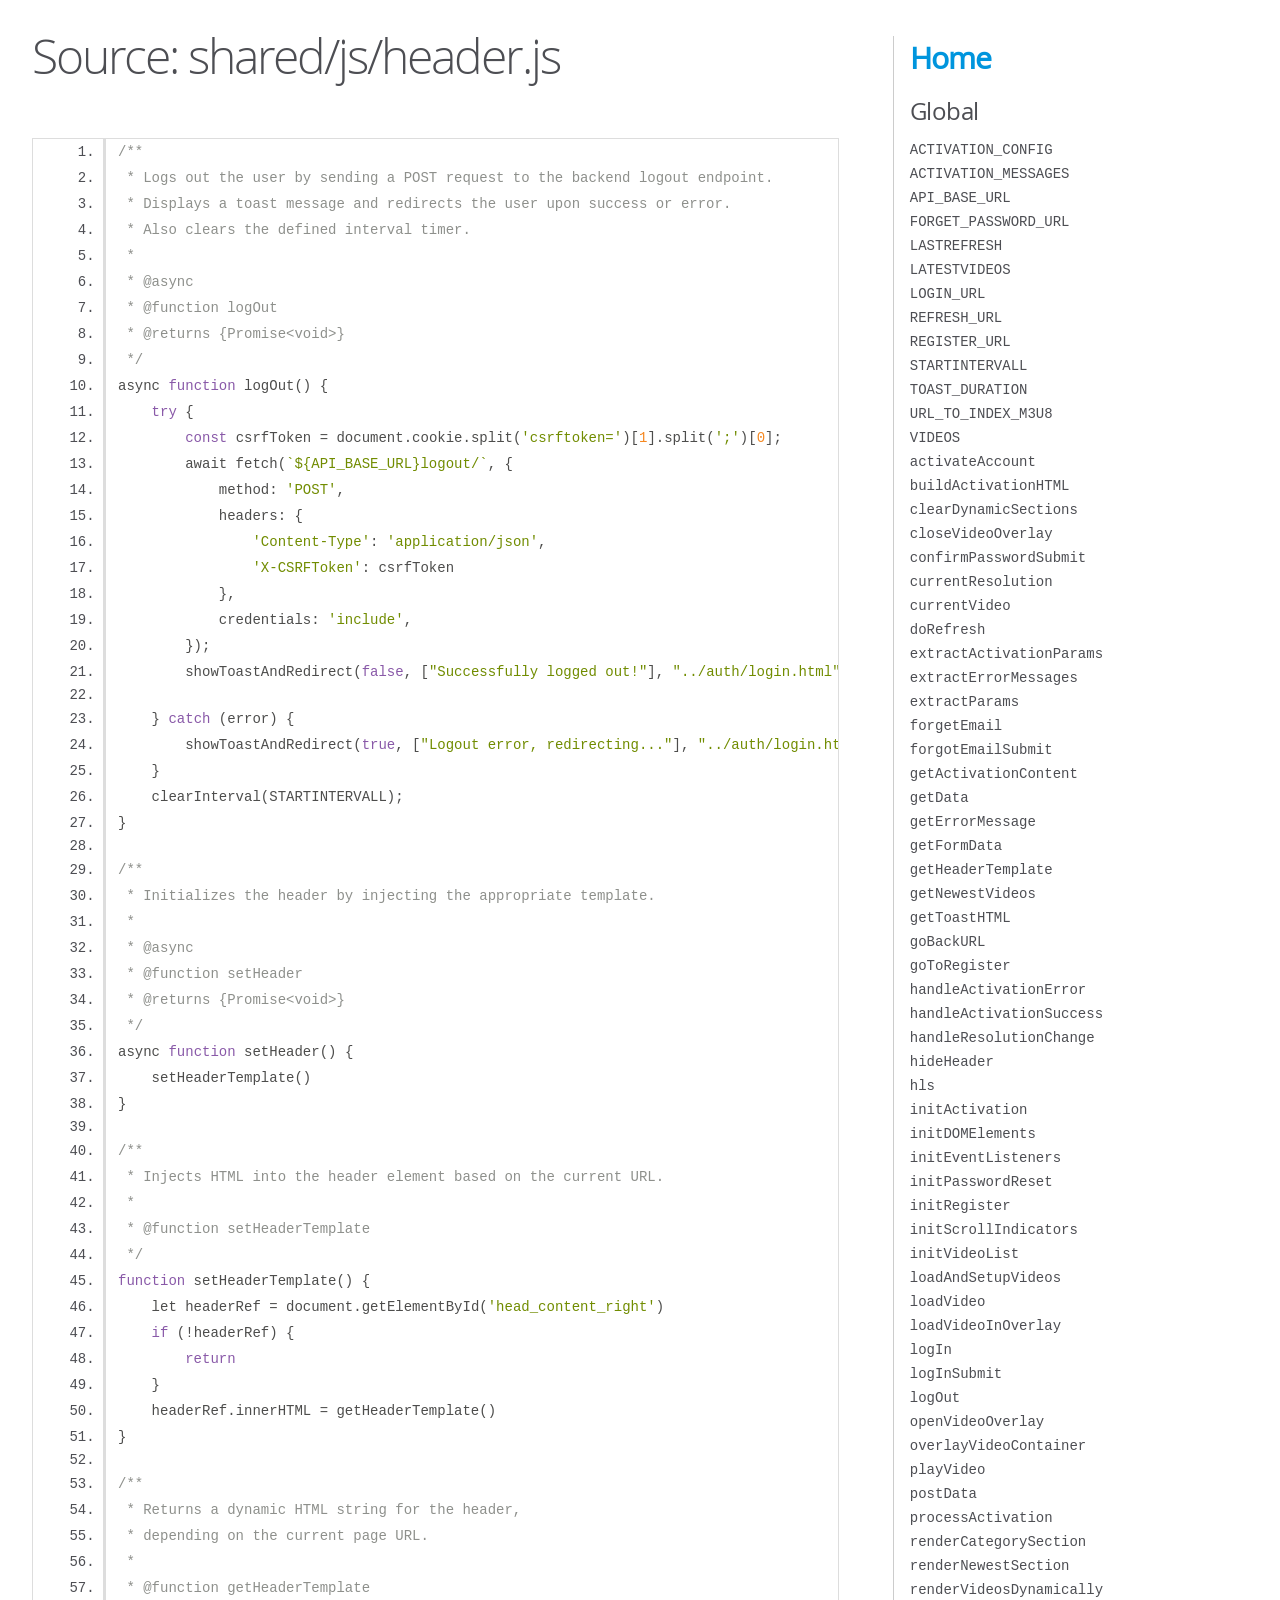
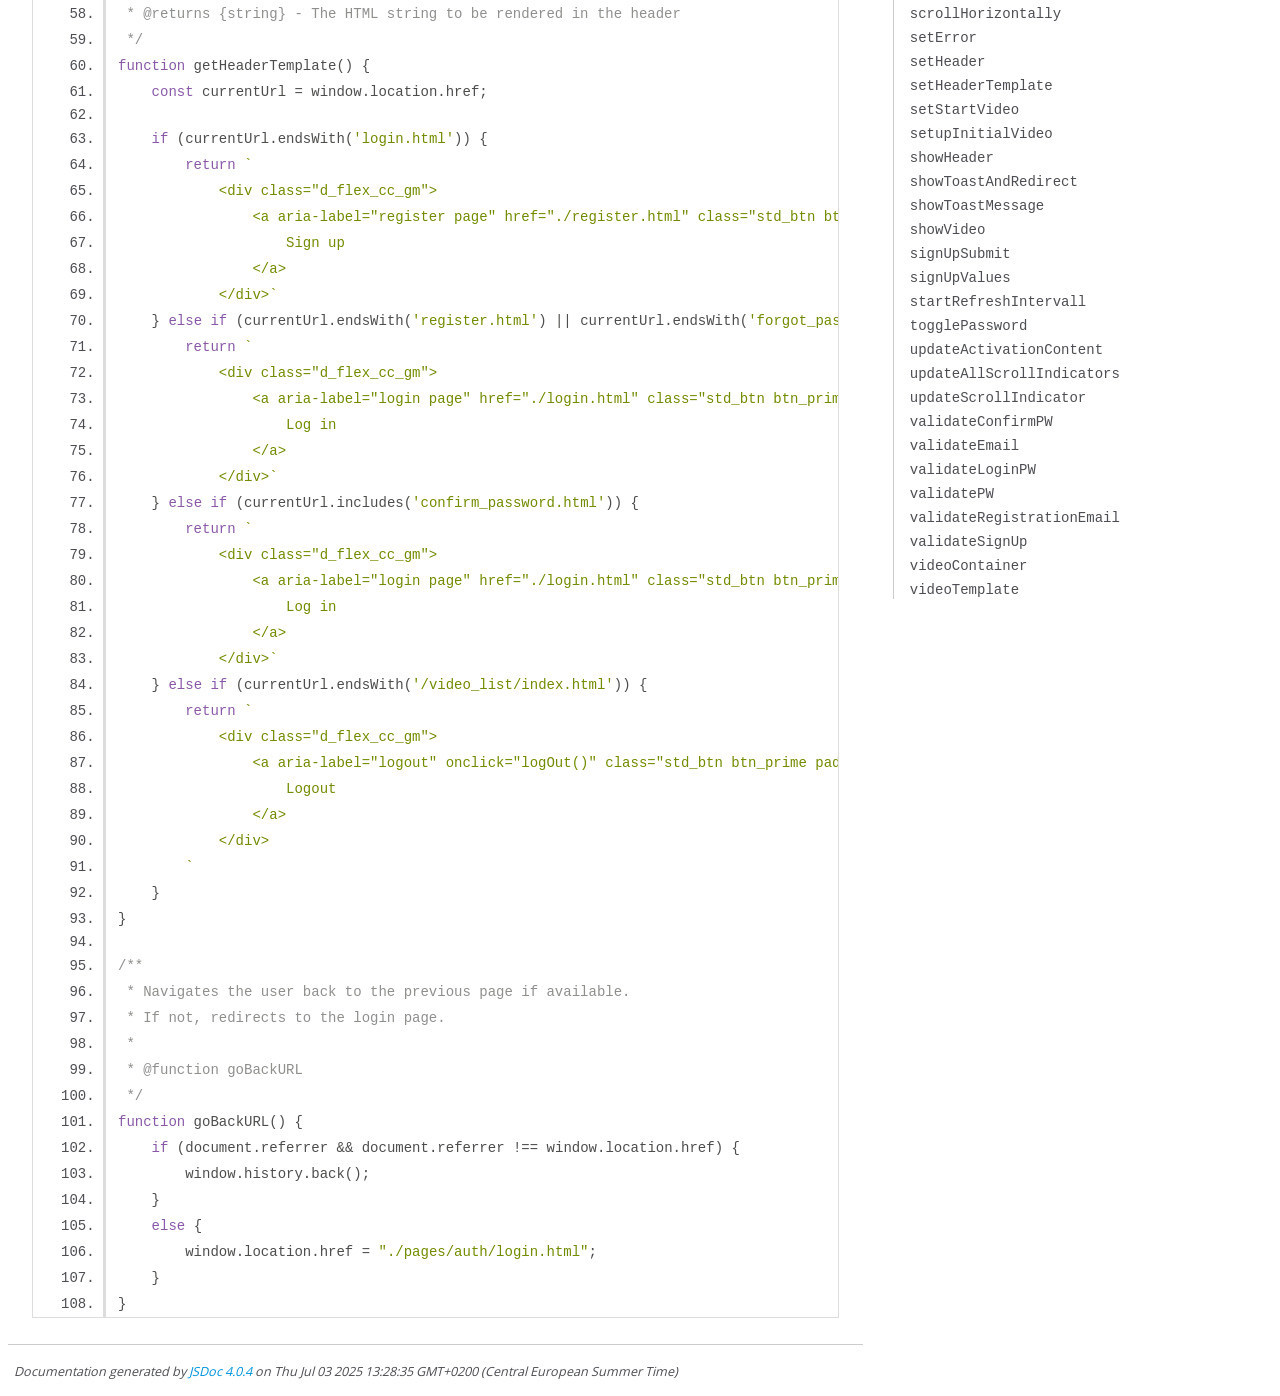
<file: docs/jsdoc/shared_js_header.js.html>
<!DOCTYPE html>
<html lang="en">
<head>
    <meta charset="utf-8">
    <title>JSDoc: Source: shared/js/header.js</title>

    <script src="scripts/prettify/prettify.js"> </script>
    <script src="scripts/prettify/lang-css.js"> </script>
    <!--[if lt IE 9]>
      <script src="//html5shiv.googlecode.com/svn/trunk/html5.js"></script>
    <![endif]-->
    <link type="text/css" rel="stylesheet" href="styles/prettify-tomorrow.css">
    <link type="text/css" rel="stylesheet" href="styles/jsdoc-default.css">
</head>

<body>

<div id="main">

    <h1 class="page-title">Source: shared/js/header.js</h1>

    



    
    <section>
        <article>
            <pre class="prettyprint source linenums"><code>/**
 * Logs out the user by sending a POST request to the backend logout endpoint.
 * Displays a toast message and redirects the user upon success or error.
 * Also clears the defined interval timer.
 *
 * @async
 * @function logOut
 * @returns {Promise&lt;void>}
 */
async function logOut() {
    try {
        const csrfToken = document.cookie.split('csrftoken=')[1].split(';')[0];
        await fetch(`${API_BASE_URL}logout/`, {
            method: 'POST',
            headers: {
                'Content-Type': 'application/json',
                'X-CSRFToken': csrfToken
            },
            credentials: 'include',
        });
        showToastAndRedirect(false, ["Successfully logged out!"], "../auth/login.html", TOAST_DURATION);

    } catch (error) {
        showToastAndRedirect(true, ["Logout error, redirecting..."], "../auth/login.html", TOAST_DURATION);
    }
    clearInterval(STARTINTERVALL);
}

/**
 * Initializes the header by injecting the appropriate template.
 *
 * @async
 * @function setHeader
 * @returns {Promise&lt;void>}
 */
async function setHeader() {
    setHeaderTemplate()
}

/**
 * Injects HTML into the header element based on the current URL.
 *
 * @function setHeaderTemplate
 */
function setHeaderTemplate() {
    let headerRef = document.getElementById('head_content_right')
    if (!headerRef) {
        return
    }
    headerRef.innerHTML = getHeaderTemplate()
}

/**
 * Returns a dynamic HTML string for the header,
 * depending on the current page URL.
 *
 * @function getHeaderTemplate
 * @returns {string} - The HTML string to be rendered in the header
 */
function getHeaderTemplate() {
    const currentUrl = window.location.href;

    if (currentUrl.endsWith('login.html')) {
        return `
            &lt;div class="d_flex_cc_gm">
                &lt;a aria-label="register page" href="./register.html" class="std_btn btn_prime pad_s d_flex_cc_gs">
                    Sign up
                &lt;/a>
            &lt;/div>`
    } else if (currentUrl.endsWith('register.html') || currentUrl.endsWith('forgot_password.html')) {
        return `
            &lt;div class="d_flex_cc_gm">
                &lt;a aria-label="login page" href="./login.html" class="std_btn btn_prime pad_s d_flex_cc_gs">
                    Log in
                &lt;/a>
            &lt;/div>`
    } else if (currentUrl.includes('confirm_password.html')) {
        return `
            &lt;div class="d_flex_cc_gm">
                &lt;a aria-label="login page" href="./login.html" class="std_btn btn_prime pad_s d_flex_cc_gs">
                    Log in
                &lt;/a>
            &lt;/div>`
    } else if (currentUrl.endsWith('/video_list/index.html')) {
        return `
            &lt;div class="d_flex_cc_gm">
                &lt;a aria-label="logout" onclick="logOut()" class="std_btn btn_prime pad_s d_flex_cc_gs"> 
                    Logout 
                &lt;/a>
            &lt;/div>
        `
    }
}

/**
 * Navigates the user back to the previous page if available.
 * If not, redirects to the login page.
 *
 * @function goBackURL
 */
function goBackURL() {
    if (document.referrer &amp;&amp; document.referrer !== window.location.href) {
        window.history.back();
    }
    else {
        window.location.href = "./pages/auth/login.html";
    }
}
</code></pre>
        </article>
    </section>




</div>

<nav>
    <h2><a href="index.html">Home</a></h2><h3>Global</h3><ul><li><a href="global.html#ACTIVATION_CONFIG">ACTIVATION_CONFIG</a></li><li><a href="global.html#ACTIVATION_MESSAGES">ACTIVATION_MESSAGES</a></li><li><a href="global.html#API_BASE_URL">API_BASE_URL</a></li><li><a href="global.html#FORGET_PASSWORD_URL">FORGET_PASSWORD_URL</a></li><li><a href="global.html#LASTREFRESH">LASTREFRESH</a></li><li><a href="global.html#LATESTVIDEOS">LATESTVIDEOS</a></li><li><a href="global.html#LOGIN_URL">LOGIN_URL</a></li><li><a href="global.html#REFRESH_URL">REFRESH_URL</a></li><li><a href="global.html#REGISTER_URL">REGISTER_URL</a></li><li><a href="global.html#STARTINTERVALL">STARTINTERVALL</a></li><li><a href="global.html#TOAST_DURATION">TOAST_DURATION</a></li><li><a href="global.html#URL_TO_INDEX_M3U8">URL_TO_INDEX_M3U8</a></li><li><a href="global.html#VIDEOS">VIDEOS</a></li><li><a href="global.html#activateAccount">activateAccount</a></li><li><a href="global.html#buildActivationHTML">buildActivationHTML</a></li><li><a href="global.html#clearDynamicSections">clearDynamicSections</a></li><li><a href="global.html#closeVideoOverlay">closeVideoOverlay</a></li><li><a href="global.html#confirmPasswordSubmit">confirmPasswordSubmit</a></li><li><a href="global.html#currentResolution">currentResolution</a></li><li><a href="global.html#currentVideo">currentVideo</a></li><li><a href="global.html#doRefresh">doRefresh</a></li><li><a href="global.html#extractActivationParams">extractActivationParams</a></li><li><a href="global.html#extractErrorMessages">extractErrorMessages</a></li><li><a href="global.html#extractParams">extractParams</a></li><li><a href="global.html#forgetEmail">forgetEmail</a></li><li><a href="global.html#forgotEmailSubmit">forgotEmailSubmit</a></li><li><a href="global.html#getActivationContent">getActivationContent</a></li><li><a href="global.html#getData">getData</a></li><li><a href="global.html#getErrorMessage">getErrorMessage</a></li><li><a href="global.html#getFormData">getFormData</a></li><li><a href="global.html#getHeaderTemplate">getHeaderTemplate</a></li><li><a href="global.html#getNewestVideos">getNewestVideos</a></li><li><a href="global.html#getToastHTML">getToastHTML</a></li><li><a href="global.html#goBackURL">goBackURL</a></li><li><a href="global.html#goToRegister">goToRegister</a></li><li><a href="global.html#handleActivationError">handleActivationError</a></li><li><a href="global.html#handleActivationSuccess">handleActivationSuccess</a></li><li><a href="global.html#handleResolutionChange">handleResolutionChange</a></li><li><a href="global.html#hideHeader">hideHeader</a></li><li><a href="global.html#hls">hls</a></li><li><a href="global.html#initActivation">initActivation</a></li><li><a href="global.html#initDOMElements">initDOMElements</a></li><li><a href="global.html#initEventListeners">initEventListeners</a></li><li><a href="global.html#initPasswordReset">initPasswordReset</a></li><li><a href="global.html#initRegister">initRegister</a></li><li><a href="global.html#initScrollIndicators">initScrollIndicators</a></li><li><a href="global.html#initVideoList">initVideoList</a></li><li><a href="global.html#loadAndSetupVideos">loadAndSetupVideos</a></li><li><a href="global.html#loadVideo">loadVideo</a></li><li><a href="global.html#loadVideoInOverlay">loadVideoInOverlay</a></li><li><a href="global.html#logIn">logIn</a></li><li><a href="global.html#logInSubmit">logInSubmit</a></li><li><a href="global.html#logOut">logOut</a></li><li><a href="global.html#openVideoOverlay">openVideoOverlay</a></li><li><a href="global.html#overlayVideoContainer">overlayVideoContainer</a></li><li><a href="global.html#playVideo">playVideo</a></li><li><a href="global.html#postData">postData</a></li><li><a href="global.html#processActivation">processActivation</a></li><li><a href="global.html#renderCategorySection">renderCategorySection</a></li><li><a href="global.html#renderNewestSection">renderNewestSection</a></li><li><a href="global.html#renderVideosDynamically">renderVideosDynamically</a></li><li><a href="global.html#scrollHorizontally">scrollHorizontally</a></li><li><a href="global.html#setError">setError</a></li><li><a href="global.html#setHeader">setHeader</a></li><li><a href="global.html#setHeaderTemplate">setHeaderTemplate</a></li><li><a href="global.html#setStartVideo">setStartVideo</a></li><li><a href="global.html#setupInitialVideo">setupInitialVideo</a></li><li><a href="global.html#showHeader">showHeader</a></li><li><a href="global.html#showToastAndRedirect">showToastAndRedirect</a></li><li><a href="global.html#showToastMessage">showToastMessage</a></li><li><a href="global.html#showVideo">showVideo</a></li><li><a href="global.html#signUpSubmit">signUpSubmit</a></li><li><a href="global.html#signUpValues">signUpValues</a></li><li><a href="global.html#startRefreshIntervall">startRefreshIntervall</a></li><li><a href="global.html#togglePassword">togglePassword</a></li><li><a href="global.html#updateActivationContent">updateActivationContent</a></li><li><a href="global.html#updateAllScrollIndicators">updateAllScrollIndicators</a></li><li><a href="global.html#updateScrollIndicator">updateScrollIndicator</a></li><li><a href="global.html#validateConfirmPW">validateConfirmPW</a></li><li><a href="global.html#validateEmail">validateEmail</a></li><li><a href="global.html#validateLoginPW">validateLoginPW</a></li><li><a href="global.html#validatePW">validatePW</a></li><li><a href="global.html#validateRegistrationEmail">validateRegistrationEmail</a></li><li><a href="global.html#validateSignUp">validateSignUp</a></li><li><a href="global.html#videoContainer">videoContainer</a></li><li><a href="global.html#videoTemplate">videoTemplate</a></li></ul>
</nav>

<br class="clear">

<footer>
    Documentation generated by <a href="https://github.com/jsdoc/jsdoc">JSDoc 4.0.4</a> on Thu Jul 03 2025 13:28:35 GMT+0200 (Central European Summer Time)
</footer>

<script> prettyPrint(); </script>
<script src="scripts/linenumber.js"> </script>
</body>
</html>
</file>
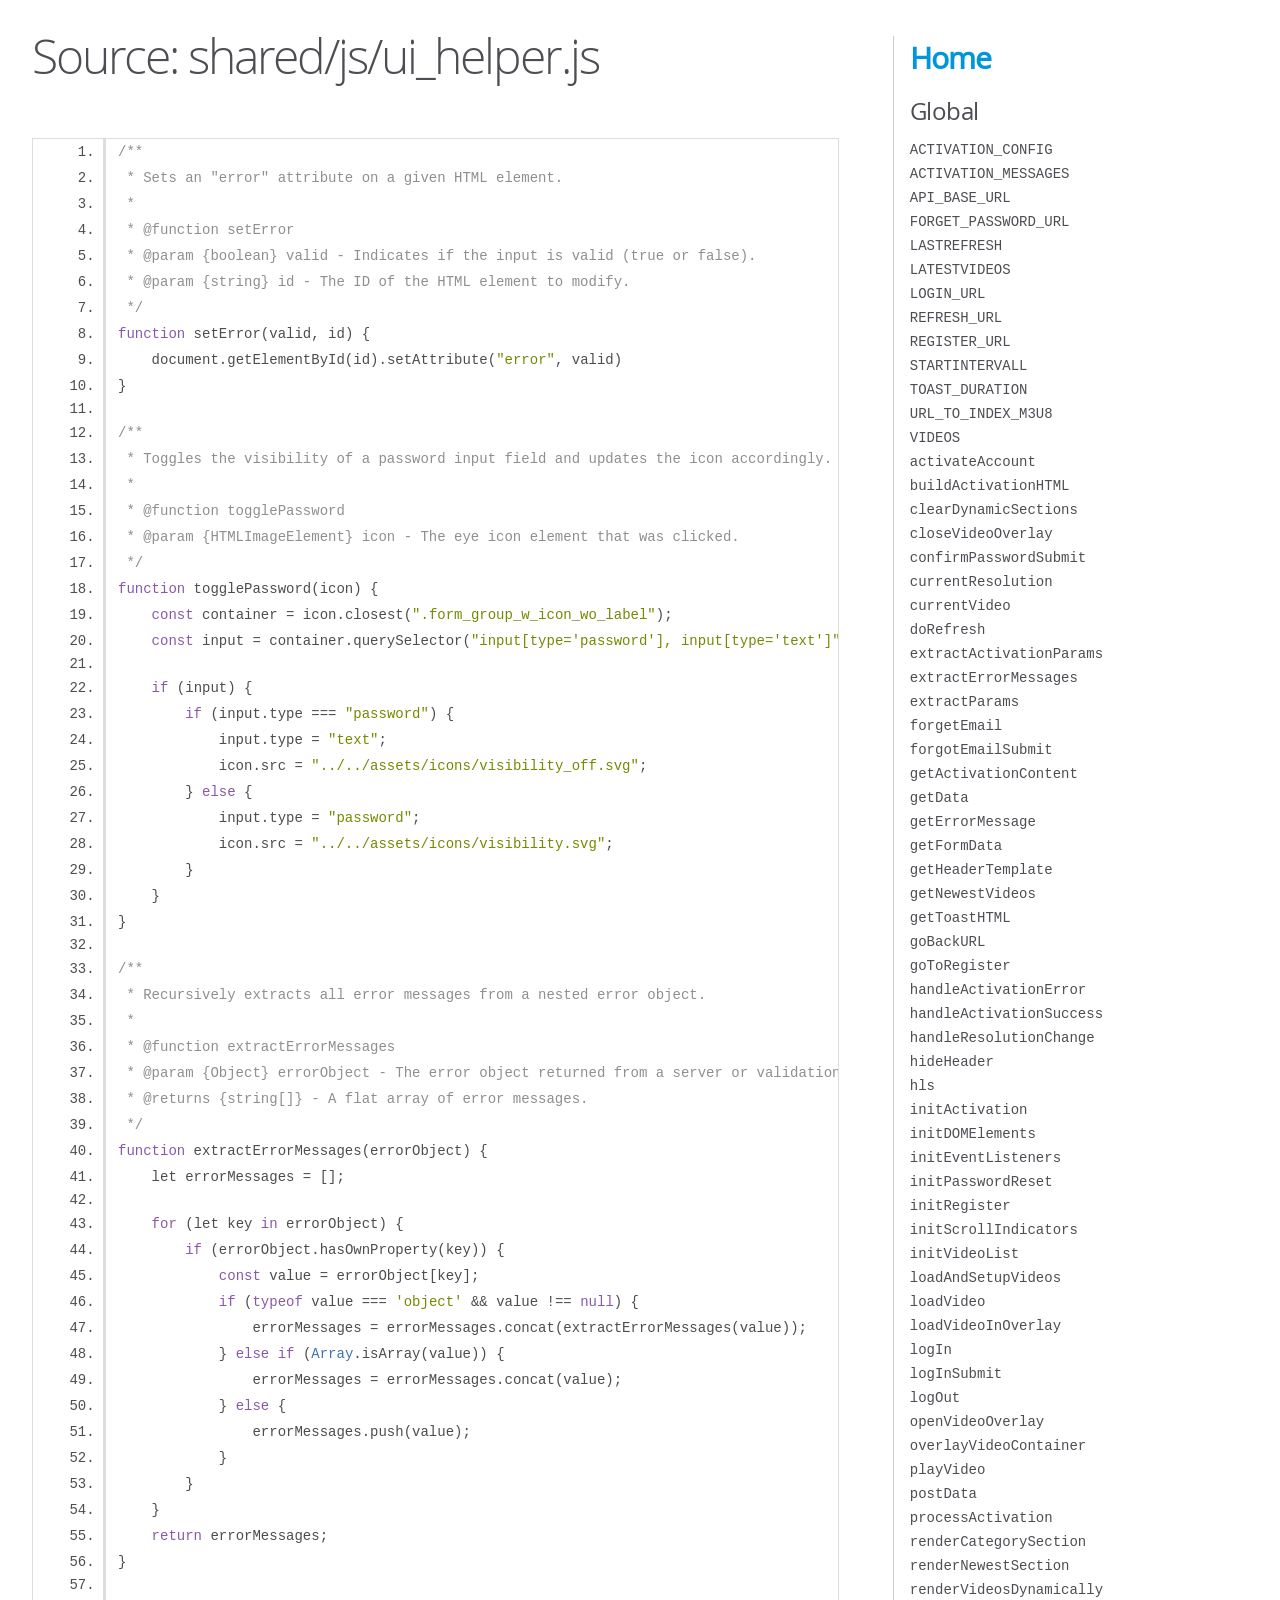
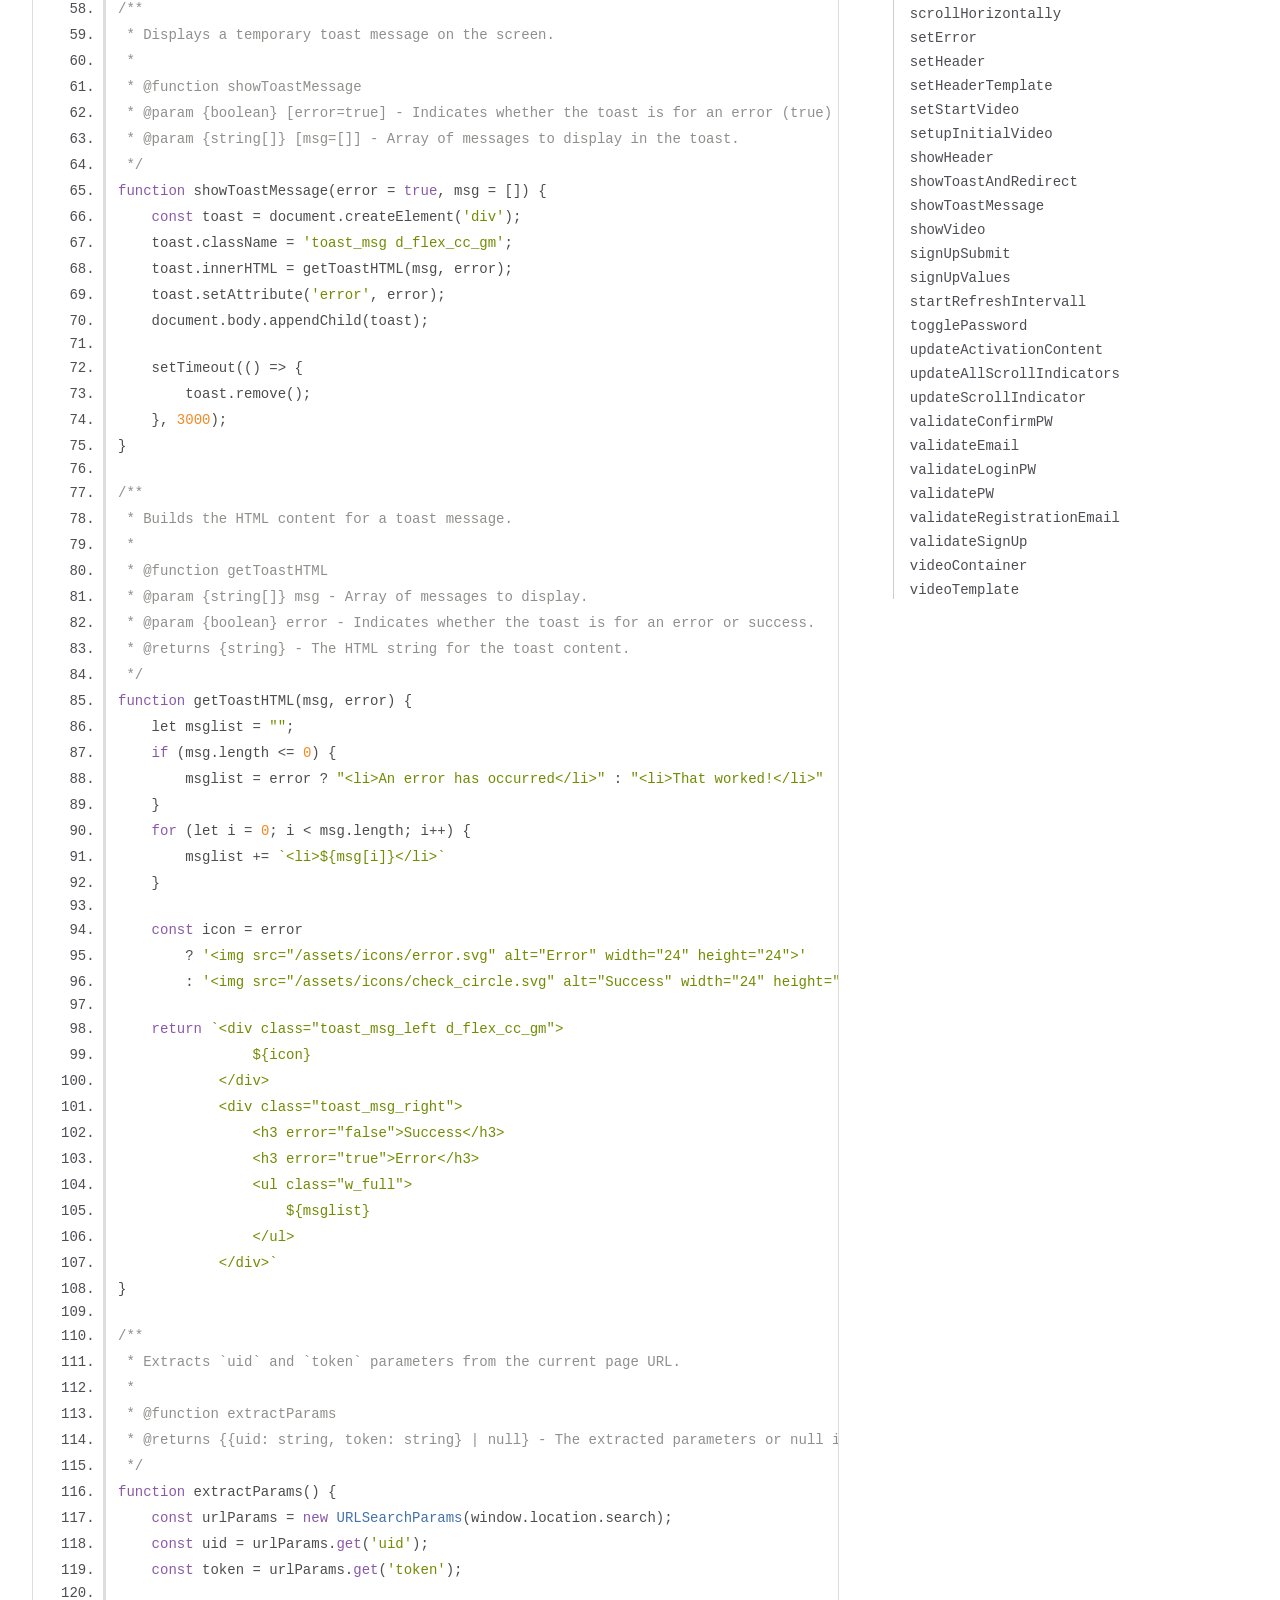
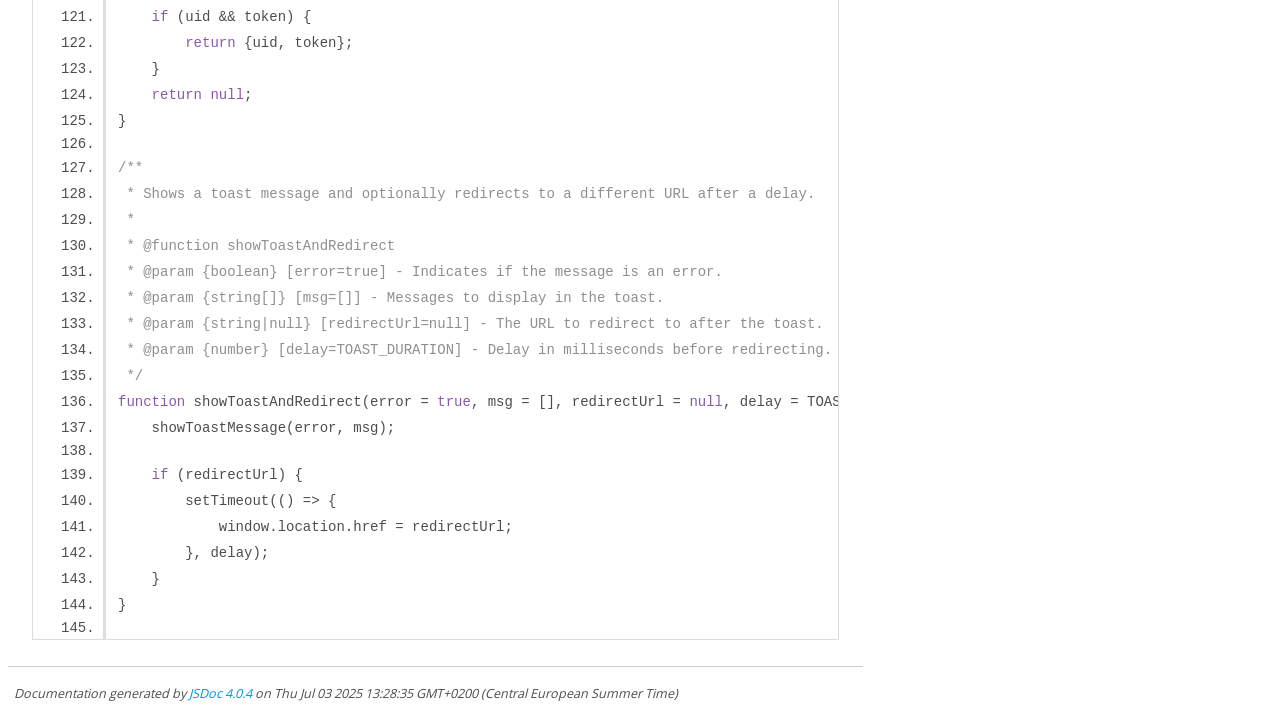
<file: docs/jsdoc/shared_js_ui_helper.js.html>
<!DOCTYPE html>
<html lang="en">
<head>
    <meta charset="utf-8">
    <title>JSDoc: Source: shared/js/ui_helper.js</title>

    <script src="scripts/prettify/prettify.js"> </script>
    <script src="scripts/prettify/lang-css.js"> </script>
    <!--[if lt IE 9]>
      <script src="//html5shiv.googlecode.com/svn/trunk/html5.js"></script>
    <![endif]-->
    <link type="text/css" rel="stylesheet" href="styles/prettify-tomorrow.css">
    <link type="text/css" rel="stylesheet" href="styles/jsdoc-default.css">
</head>

<body>

<div id="main">

    <h1 class="page-title">Source: shared/js/ui_helper.js</h1>

    



    
    <section>
        <article>
            <pre class="prettyprint source linenums"><code>/**
 * Sets an "error" attribute on a given HTML element.
 *
 * @function setError
 * @param {boolean} valid - Indicates if the input is valid (true or false).
 * @param {string} id - The ID of the HTML element to modify.
 */
function setError(valid, id) {
    document.getElementById(id).setAttribute("error", valid)
}

/**
 * Toggles the visibility of a password input field and updates the icon accordingly.
 *
 * @function togglePassword
 * @param {HTMLImageElement} icon - The eye icon element that was clicked.
 */
function togglePassword(icon) {
    const container = icon.closest(".form_group_w_icon_wo_label");
    const input = container.querySelector("input[type='password'], input[type='text']");

    if (input) {
        if (input.type === "password") {
            input.type = "text";
            icon.src = "../../assets/icons/visibility_off.svg";
        } else {
            input.type = "password";
            icon.src = "../../assets/icons/visibility.svg";
        }
    }
}

/**
 * Recursively extracts all error messages from a nested error object.
 *
 * @function extractErrorMessages
 * @param {Object} errorObject - The error object returned from a server or validation.
 * @returns {string[]} - A flat array of error messages.
 */
function extractErrorMessages(errorObject) {
    let errorMessages = [];

    for (let key in errorObject) {
        if (errorObject.hasOwnProperty(key)) {
            const value = errorObject[key];
            if (typeof value === 'object' &amp;&amp; value !== null) {
                errorMessages = errorMessages.concat(extractErrorMessages(value));
            } else if (Array.isArray(value)) {
                errorMessages = errorMessages.concat(value);
            } else {
                errorMessages.push(value);
            }
        }
    }
    return errorMessages;
}

/**
 * Displays a temporary toast message on the screen.
 *
 * @function showToastMessage
 * @param {boolean} [error=true] - Indicates whether the toast is for an error (true) or success (false).
 * @param {string[]} [msg=[]] - Array of messages to display in the toast.
 */
function showToastMessage(error = true, msg = []) {
    const toast = document.createElement('div');
    toast.className = 'toast_msg d_flex_cc_gm';
    toast.innerHTML = getToastHTML(msg, error);
    toast.setAttribute('error', error);
    document.body.appendChild(toast);

    setTimeout(() => {
        toast.remove();
    }, 3000);
}

/**
 * Builds the HTML content for a toast message.
 *
 * @function getToastHTML
 * @param {string[]} msg - Array of messages to display.
 * @param {boolean} error - Indicates whether the toast is for an error or success.
 * @returns {string} - The HTML string for the toast content.
 */
function getToastHTML(msg, error) {
    let msglist = "";
    if (msg.length &lt;= 0) {
        msglist = error ? "&lt;li>An error has occurred&lt;/li>" : "&lt;li>That worked!&lt;/li>"
    }
    for (let i = 0; i &lt; msg.length; i++) {
        msglist += `&lt;li>${msg[i]}&lt;/li>`
    }

    const icon = error
        ? '&lt;img src="/assets/icons/error.svg" alt="Error" width="24" height="24">'
        : '&lt;img src="/assets/icons/check_circle.svg" alt="Success" width="24" height="24">';

    return `&lt;div class="toast_msg_left d_flex_cc_gm">
                ${icon}
            &lt;/div>
            &lt;div class="toast_msg_right">
                &lt;h3 error="false">Success&lt;/h3>
                &lt;h3 error="true">Error&lt;/h3>
                &lt;ul class="w_full">
                    ${msglist}
                &lt;/ul>
            &lt;/div>`
}

/**
 * Extracts `uid` and `token` parameters from the current page URL.
 *
 * @function extractParams
 * @returns {{uid: string, token: string} | null} - The extracted parameters or null if missing.
 */
function extractParams() {
    const urlParams = new URLSearchParams(window.location.search);
    const uid = urlParams.get('uid');
    const token = urlParams.get('token');

    if (uid &amp;&amp; token) {
        return {uid, token};
    }
    return null;
}

/**
 * Shows a toast message and optionally redirects to a different URL after a delay.
 *
 * @function showToastAndRedirect
 * @param {boolean} [error=true] - Indicates if the message is an error.
 * @param {string[]} [msg=[]] - Messages to display in the toast.
 * @param {string|null} [redirectUrl=null] - The URL to redirect to after the toast.
 * @param {number} [delay=TOAST_DURATION] - Delay in milliseconds before redirecting.
 */
function showToastAndRedirect(error = true, msg = [], redirectUrl = null, delay = TOAST_DURATION) {
    showToastMessage(error, msg);

    if (redirectUrl) {
        setTimeout(() => {
            window.location.href = redirectUrl;
        }, delay);
    }
}

</code></pre>
        </article>
    </section>




</div>

<nav>
    <h2><a href="index.html">Home</a></h2><h3>Global</h3><ul><li><a href="global.html#ACTIVATION_CONFIG">ACTIVATION_CONFIG</a></li><li><a href="global.html#ACTIVATION_MESSAGES">ACTIVATION_MESSAGES</a></li><li><a href="global.html#API_BASE_URL">API_BASE_URL</a></li><li><a href="global.html#FORGET_PASSWORD_URL">FORGET_PASSWORD_URL</a></li><li><a href="global.html#LASTREFRESH">LASTREFRESH</a></li><li><a href="global.html#LATESTVIDEOS">LATESTVIDEOS</a></li><li><a href="global.html#LOGIN_URL">LOGIN_URL</a></li><li><a href="global.html#REFRESH_URL">REFRESH_URL</a></li><li><a href="global.html#REGISTER_URL">REGISTER_URL</a></li><li><a href="global.html#STARTINTERVALL">STARTINTERVALL</a></li><li><a href="global.html#TOAST_DURATION">TOAST_DURATION</a></li><li><a href="global.html#URL_TO_INDEX_M3U8">URL_TO_INDEX_M3U8</a></li><li><a href="global.html#VIDEOS">VIDEOS</a></li><li><a href="global.html#activateAccount">activateAccount</a></li><li><a href="global.html#buildActivationHTML">buildActivationHTML</a></li><li><a href="global.html#clearDynamicSections">clearDynamicSections</a></li><li><a href="global.html#closeVideoOverlay">closeVideoOverlay</a></li><li><a href="global.html#confirmPasswordSubmit">confirmPasswordSubmit</a></li><li><a href="global.html#currentResolution">currentResolution</a></li><li><a href="global.html#currentVideo">currentVideo</a></li><li><a href="global.html#doRefresh">doRefresh</a></li><li><a href="global.html#extractActivationParams">extractActivationParams</a></li><li><a href="global.html#extractErrorMessages">extractErrorMessages</a></li><li><a href="global.html#extractParams">extractParams</a></li><li><a href="global.html#forgetEmail">forgetEmail</a></li><li><a href="global.html#forgotEmailSubmit">forgotEmailSubmit</a></li><li><a href="global.html#getActivationContent">getActivationContent</a></li><li><a href="global.html#getData">getData</a></li><li><a href="global.html#getErrorMessage">getErrorMessage</a></li><li><a href="global.html#getFormData">getFormData</a></li><li><a href="global.html#getHeaderTemplate">getHeaderTemplate</a></li><li><a href="global.html#getNewestVideos">getNewestVideos</a></li><li><a href="global.html#getToastHTML">getToastHTML</a></li><li><a href="global.html#goBackURL">goBackURL</a></li><li><a href="global.html#goToRegister">goToRegister</a></li><li><a href="global.html#handleActivationError">handleActivationError</a></li><li><a href="global.html#handleActivationSuccess">handleActivationSuccess</a></li><li><a href="global.html#handleResolutionChange">handleResolutionChange</a></li><li><a href="global.html#hideHeader">hideHeader</a></li><li><a href="global.html#hls">hls</a></li><li><a href="global.html#initActivation">initActivation</a></li><li><a href="global.html#initDOMElements">initDOMElements</a></li><li><a href="global.html#initEventListeners">initEventListeners</a></li><li><a href="global.html#initPasswordReset">initPasswordReset</a></li><li><a href="global.html#initRegister">initRegister</a></li><li><a href="global.html#initScrollIndicators">initScrollIndicators</a></li><li><a href="global.html#initVideoList">initVideoList</a></li><li><a href="global.html#loadAndSetupVideos">loadAndSetupVideos</a></li><li><a href="global.html#loadVideo">loadVideo</a></li><li><a href="global.html#loadVideoInOverlay">loadVideoInOverlay</a></li><li><a href="global.html#logIn">logIn</a></li><li><a href="global.html#logInSubmit">logInSubmit</a></li><li><a href="global.html#logOut">logOut</a></li><li><a href="global.html#openVideoOverlay">openVideoOverlay</a></li><li><a href="global.html#overlayVideoContainer">overlayVideoContainer</a></li><li><a href="global.html#playVideo">playVideo</a></li><li><a href="global.html#postData">postData</a></li><li><a href="global.html#processActivation">processActivation</a></li><li><a href="global.html#renderCategorySection">renderCategorySection</a></li><li><a href="global.html#renderNewestSection">renderNewestSection</a></li><li><a href="global.html#renderVideosDynamically">renderVideosDynamically</a></li><li><a href="global.html#scrollHorizontally">scrollHorizontally</a></li><li><a href="global.html#setError">setError</a></li><li><a href="global.html#setHeader">setHeader</a></li><li><a href="global.html#setHeaderTemplate">setHeaderTemplate</a></li><li><a href="global.html#setStartVideo">setStartVideo</a></li><li><a href="global.html#setupInitialVideo">setupInitialVideo</a></li><li><a href="global.html#showHeader">showHeader</a></li><li><a href="global.html#showToastAndRedirect">showToastAndRedirect</a></li><li><a href="global.html#showToastMessage">showToastMessage</a></li><li><a href="global.html#showVideo">showVideo</a></li><li><a href="global.html#signUpSubmit">signUpSubmit</a></li><li><a href="global.html#signUpValues">signUpValues</a></li><li><a href="global.html#startRefreshIntervall">startRefreshIntervall</a></li><li><a href="global.html#togglePassword">togglePassword</a></li><li><a href="global.html#updateActivationContent">updateActivationContent</a></li><li><a href="global.html#updateAllScrollIndicators">updateAllScrollIndicators</a></li><li><a href="global.html#updateScrollIndicator">updateScrollIndicator</a></li><li><a href="global.html#validateConfirmPW">validateConfirmPW</a></li><li><a href="global.html#validateEmail">validateEmail</a></li><li><a href="global.html#validateLoginPW">validateLoginPW</a></li><li><a href="global.html#validatePW">validatePW</a></li><li><a href="global.html#validateRegistrationEmail">validateRegistrationEmail</a></li><li><a href="global.html#validateSignUp">validateSignUp</a></li><li><a href="global.html#videoContainer">videoContainer</a></li><li><a href="global.html#videoTemplate">videoTemplate</a></li></ul>
</nav>

<br class="clear">

<footer>
    Documentation generated by <a href="https://github.com/jsdoc/jsdoc">JSDoc 4.0.4</a> on Thu Jul 03 2025 13:28:35 GMT+0200 (Central European Summer Time)
</footer>

<script> prettyPrint(); </script>
<script src="scripts/linenumber.js"> </script>
</body>
</html>
</file>
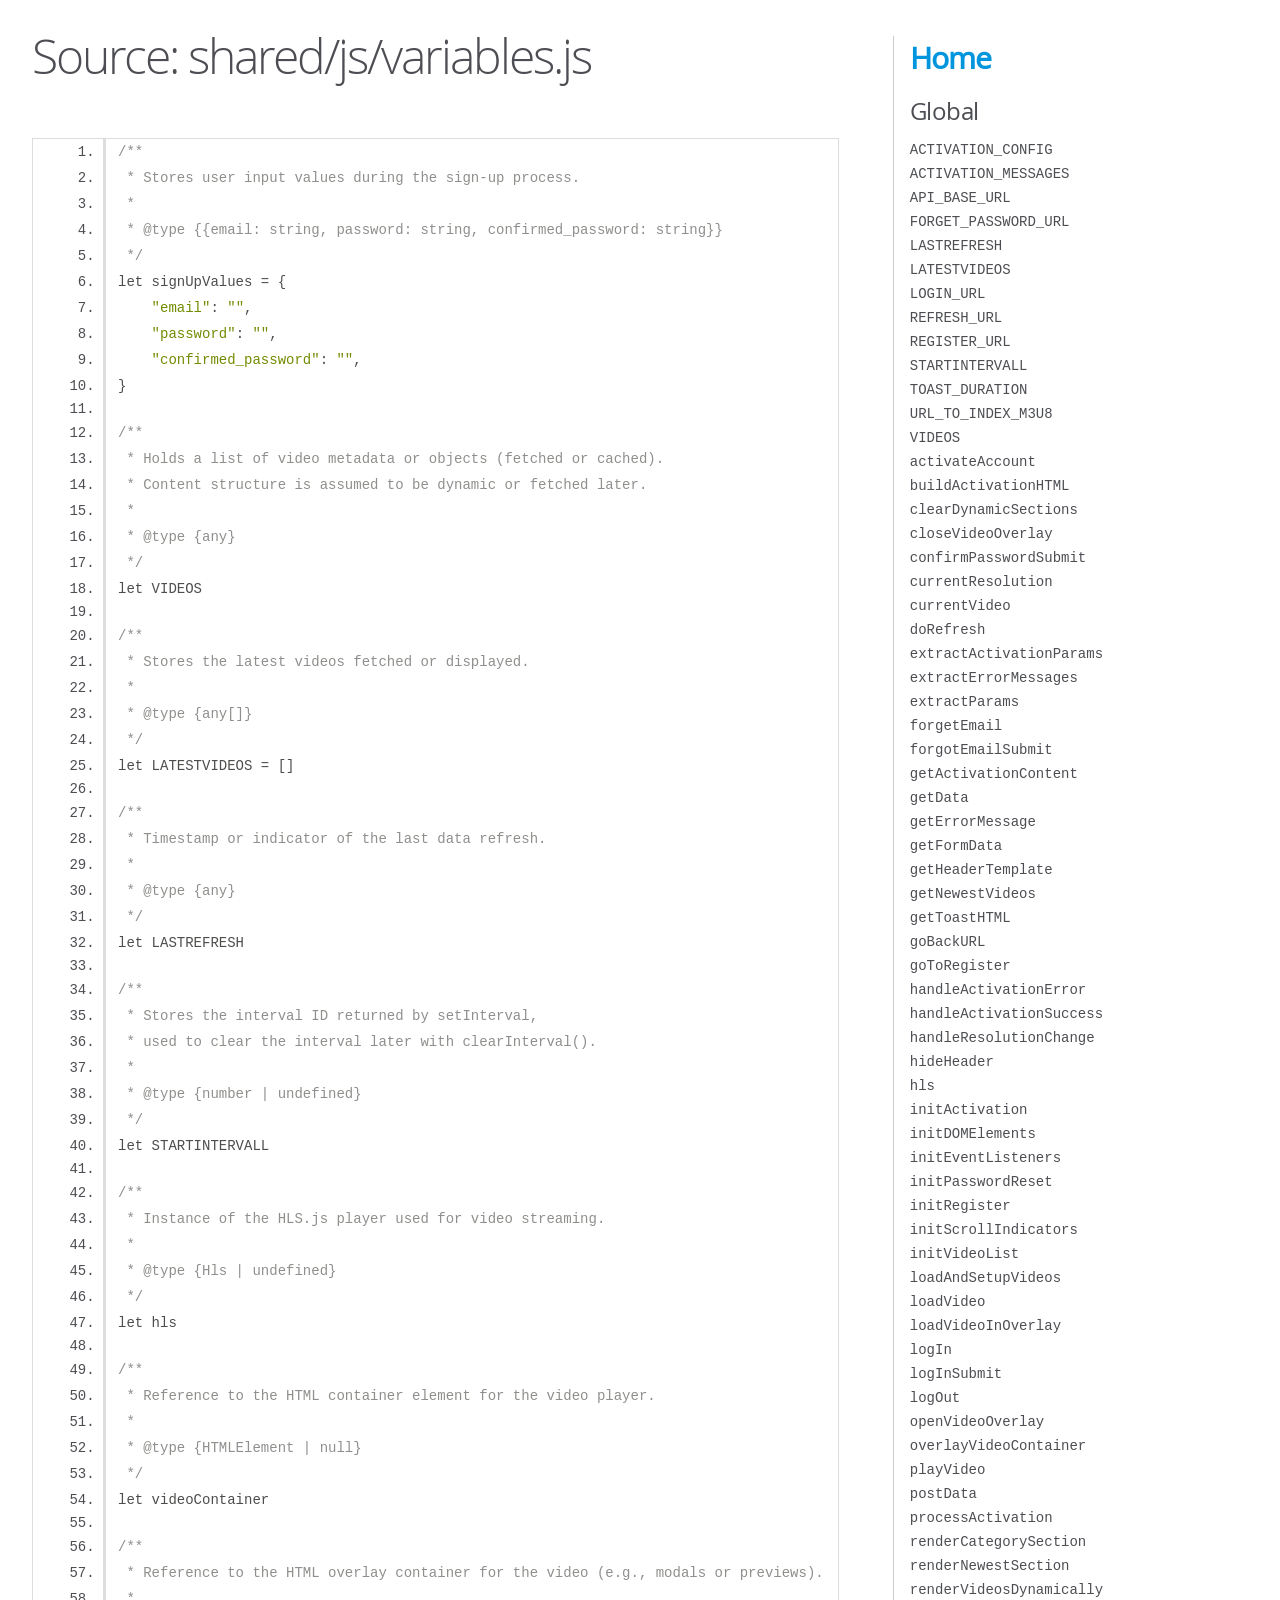
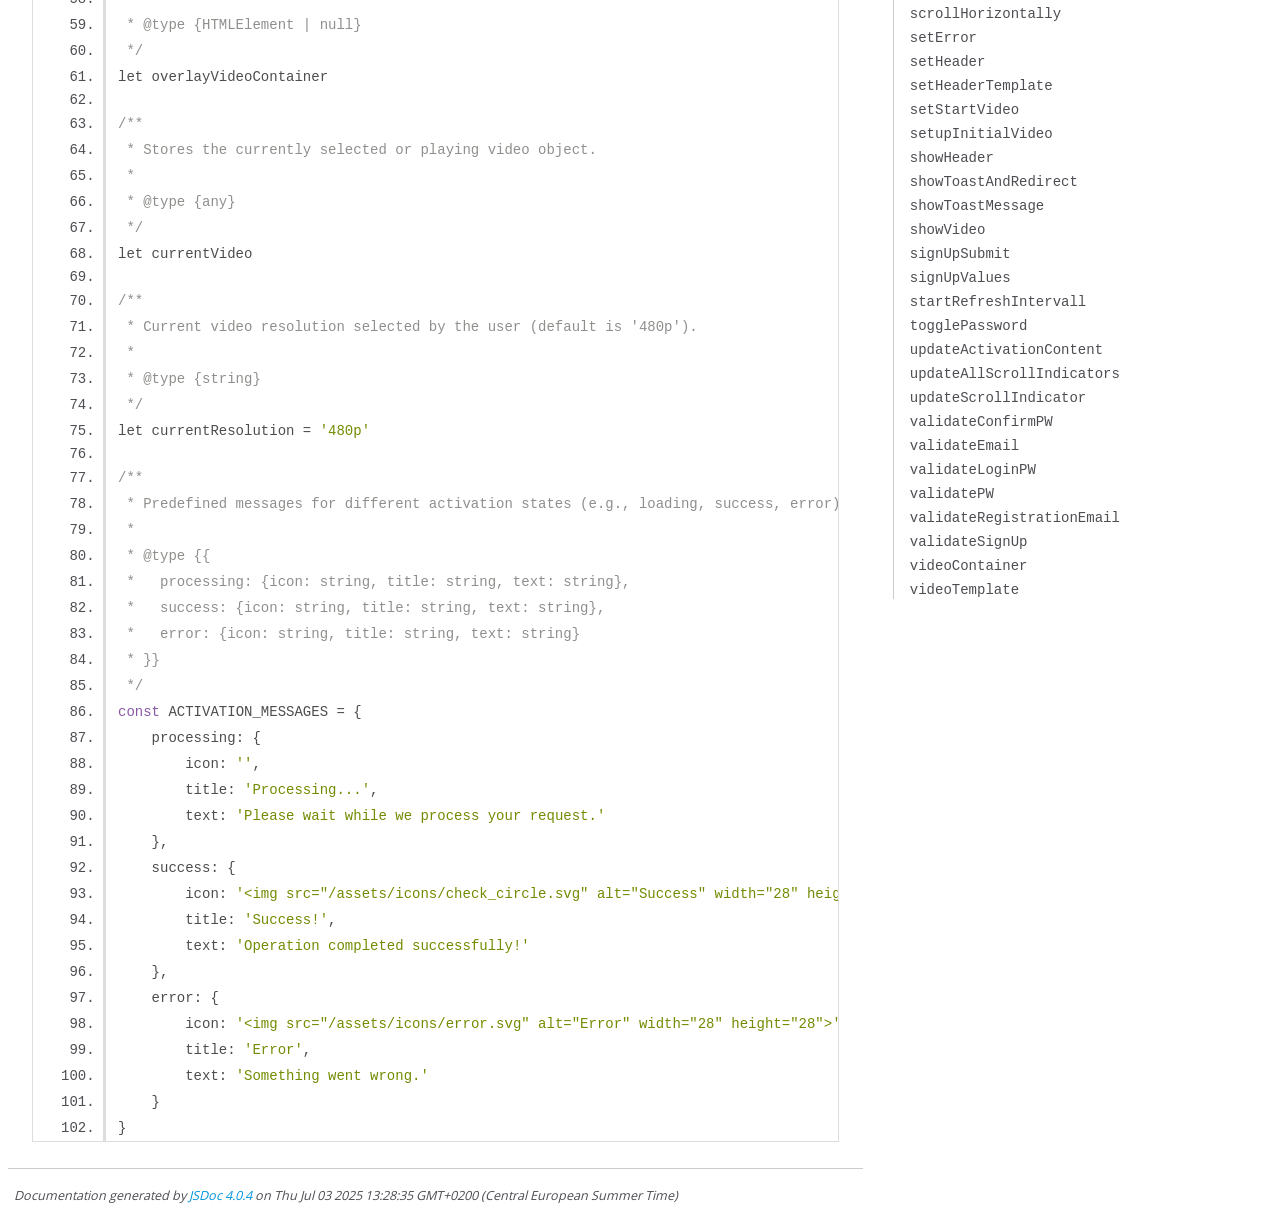
<file: docs/jsdoc/shared_js_variables.js.html>
<!DOCTYPE html>
<html lang="en">
<head>
    <meta charset="utf-8">
    <title>JSDoc: Source: shared/js/variables.js</title>

    <script src="scripts/prettify/prettify.js"> </script>
    <script src="scripts/prettify/lang-css.js"> </script>
    <!--[if lt IE 9]>
      <script src="//html5shiv.googlecode.com/svn/trunk/html5.js"></script>
    <![endif]-->
    <link type="text/css" rel="stylesheet" href="styles/prettify-tomorrow.css">
    <link type="text/css" rel="stylesheet" href="styles/jsdoc-default.css">
</head>

<body>

<div id="main">

    <h1 class="page-title">Source: shared/js/variables.js</h1>

    



    
    <section>
        <article>
            <pre class="prettyprint source linenums"><code>/**
 * Stores user input values during the sign-up process.
 *
 * @type {{email: string, password: string, confirmed_password: string}}
 */
let signUpValues = {
    "email": "",
    "password": "",
    "confirmed_password": "",
}

/**
 * Holds a list of video metadata or objects (fetched or cached).
 * Content structure is assumed to be dynamic or fetched later.
 *
 * @type {any}
 */
let VIDEOS

/**
 * Stores the latest videos fetched or displayed.
 *
 * @type {any[]}
 */
let LATESTVIDEOS = []

/**
 * Timestamp or indicator of the last data refresh.
 *
 * @type {any}
 */
let LASTREFRESH

/**
 * Stores the interval ID returned by setInterval,
 * used to clear the interval later with clearInterval().
 *
 * @type {number | undefined}
 */
let STARTINTERVALL

/**
 * Instance of the HLS.js player used for video streaming.
 *
 * @type {Hls | undefined}
 */
let hls

/**
 * Reference to the HTML container element for the video player.
 *
 * @type {HTMLElement | null}
 */
let videoContainer

/**
 * Reference to the HTML overlay container for the video (e.g., modals or previews).
 *
 * @type {HTMLElement | null}
 */
let overlayVideoContainer

/**
 * Stores the currently selected or playing video object.
 *
 * @type {any}
 */
let currentVideo

/**
 * Current video resolution selected by the user (default is '480p').
 *
 * @type {string}
 */
let currentResolution = '480p'

/**
 * Predefined messages for different activation states (e.g., loading, success, error).
 *
 * @type {{
 *   processing: {icon: string, title: string, text: string},
 *   success: {icon: string, title: string, text: string},
 *   error: {icon: string, title: string, text: string}
 * }}
 */
const ACTIVATION_MESSAGES = {
    processing: {
        icon: '',
        title: 'Processing...',
        text: 'Please wait while we process your request.'
    },
    success: {
        icon: '&lt;img src="/assets/icons/check_circle.svg" alt="Success" width="28" height="28">',
        title: 'Success!',
        text: 'Operation completed successfully!'
    },
    error: {
        icon: '&lt;img src="/assets/icons/error.svg" alt="Error" width="28" height="28">',
        title: 'Error',
        text: 'Something went wrong.'
    }
}
</code></pre>
        </article>
    </section>




</div>

<nav>
    <h2><a href="index.html">Home</a></h2><h3>Global</h3><ul><li><a href="global.html#ACTIVATION_CONFIG">ACTIVATION_CONFIG</a></li><li><a href="global.html#ACTIVATION_MESSAGES">ACTIVATION_MESSAGES</a></li><li><a href="global.html#API_BASE_URL">API_BASE_URL</a></li><li><a href="global.html#FORGET_PASSWORD_URL">FORGET_PASSWORD_URL</a></li><li><a href="global.html#LASTREFRESH">LASTREFRESH</a></li><li><a href="global.html#LATESTVIDEOS">LATESTVIDEOS</a></li><li><a href="global.html#LOGIN_URL">LOGIN_URL</a></li><li><a href="global.html#REFRESH_URL">REFRESH_URL</a></li><li><a href="global.html#REGISTER_URL">REGISTER_URL</a></li><li><a href="global.html#STARTINTERVALL">STARTINTERVALL</a></li><li><a href="global.html#TOAST_DURATION">TOAST_DURATION</a></li><li><a href="global.html#URL_TO_INDEX_M3U8">URL_TO_INDEX_M3U8</a></li><li><a href="global.html#VIDEOS">VIDEOS</a></li><li><a href="global.html#activateAccount">activateAccount</a></li><li><a href="global.html#buildActivationHTML">buildActivationHTML</a></li><li><a href="global.html#clearDynamicSections">clearDynamicSections</a></li><li><a href="global.html#closeVideoOverlay">closeVideoOverlay</a></li><li><a href="global.html#confirmPasswordSubmit">confirmPasswordSubmit</a></li><li><a href="global.html#currentResolution">currentResolution</a></li><li><a href="global.html#currentVideo">currentVideo</a></li><li><a href="global.html#doRefresh">doRefresh</a></li><li><a href="global.html#extractActivationParams">extractActivationParams</a></li><li><a href="global.html#extractErrorMessages">extractErrorMessages</a></li><li><a href="global.html#extractParams">extractParams</a></li><li><a href="global.html#forgetEmail">forgetEmail</a></li><li><a href="global.html#forgotEmailSubmit">forgotEmailSubmit</a></li><li><a href="global.html#getActivationContent">getActivationContent</a></li><li><a href="global.html#getData">getData</a></li><li><a href="global.html#getErrorMessage">getErrorMessage</a></li><li><a href="global.html#getFormData">getFormData</a></li><li><a href="global.html#getHeaderTemplate">getHeaderTemplate</a></li><li><a href="global.html#getNewestVideos">getNewestVideos</a></li><li><a href="global.html#getToastHTML">getToastHTML</a></li><li><a href="global.html#goBackURL">goBackURL</a></li><li><a href="global.html#goToRegister">goToRegister</a></li><li><a href="global.html#handleActivationError">handleActivationError</a></li><li><a href="global.html#handleActivationSuccess">handleActivationSuccess</a></li><li><a href="global.html#handleResolutionChange">handleResolutionChange</a></li><li><a href="global.html#hideHeader">hideHeader</a></li><li><a href="global.html#hls">hls</a></li><li><a href="global.html#initActivation">initActivation</a></li><li><a href="global.html#initDOMElements">initDOMElements</a></li><li><a href="global.html#initEventListeners">initEventListeners</a></li><li><a href="global.html#initPasswordReset">initPasswordReset</a></li><li><a href="global.html#initRegister">initRegister</a></li><li><a href="global.html#initScrollIndicators">initScrollIndicators</a></li><li><a href="global.html#initVideoList">initVideoList</a></li><li><a href="global.html#loadAndSetupVideos">loadAndSetupVideos</a></li><li><a href="global.html#loadVideo">loadVideo</a></li><li><a href="global.html#loadVideoInOverlay">loadVideoInOverlay</a></li><li><a href="global.html#logIn">logIn</a></li><li><a href="global.html#logInSubmit">logInSubmit</a></li><li><a href="global.html#logOut">logOut</a></li><li><a href="global.html#openVideoOverlay">openVideoOverlay</a></li><li><a href="global.html#overlayVideoContainer">overlayVideoContainer</a></li><li><a href="global.html#playVideo">playVideo</a></li><li><a href="global.html#postData">postData</a></li><li><a href="global.html#processActivation">processActivation</a></li><li><a href="global.html#renderCategorySection">renderCategorySection</a></li><li><a href="global.html#renderNewestSection">renderNewestSection</a></li><li><a href="global.html#renderVideosDynamically">renderVideosDynamically</a></li><li><a href="global.html#scrollHorizontally">scrollHorizontally</a></li><li><a href="global.html#setError">setError</a></li><li><a href="global.html#setHeader">setHeader</a></li><li><a href="global.html#setHeaderTemplate">setHeaderTemplate</a></li><li><a href="global.html#setStartVideo">setStartVideo</a></li><li><a href="global.html#setupInitialVideo">setupInitialVideo</a></li><li><a href="global.html#showHeader">showHeader</a></li><li><a href="global.html#showToastAndRedirect">showToastAndRedirect</a></li><li><a href="global.html#showToastMessage">showToastMessage</a></li><li><a href="global.html#showVideo">showVideo</a></li><li><a href="global.html#signUpSubmit">signUpSubmit</a></li><li><a href="global.html#signUpValues">signUpValues</a></li><li><a href="global.html#startRefreshIntervall">startRefreshIntervall</a></li><li><a href="global.html#togglePassword">togglePassword</a></li><li><a href="global.html#updateActivationContent">updateActivationContent</a></li><li><a href="global.html#updateAllScrollIndicators">updateAllScrollIndicators</a></li><li><a href="global.html#updateScrollIndicator">updateScrollIndicator</a></li><li><a href="global.html#validateConfirmPW">validateConfirmPW</a></li><li><a href="global.html#validateEmail">validateEmail</a></li><li><a href="global.html#validateLoginPW">validateLoginPW</a></li><li><a href="global.html#validatePW">validatePW</a></li><li><a href="global.html#validateRegistrationEmail">validateRegistrationEmail</a></li><li><a href="global.html#validateSignUp">validateSignUp</a></li><li><a href="global.html#videoContainer">videoContainer</a></li><li><a href="global.html#videoTemplate">videoTemplate</a></li></ul>
</nav>

<br class="clear">

<footer>
    Documentation generated by <a href="https://github.com/jsdoc/jsdoc">JSDoc 4.0.4</a> on Thu Jul 03 2025 13:28:35 GMT+0200 (Central European Summer Time)
</footer>

<script> prettyPrint(); </script>
<script src="scripts/linenumber.js"> </script>
</body>
</html>
</file>
<file: shared/css/variables.css>
:root {
  --bg-color: rgba(28, 39, 57, 1);
  --bg-color-dark: rgba(24, 32, 46, 1);
  --bg-color-light: rgba(33, 48, 73, 1);

  --link-color: rgba(255,255,255,1);
  --link-hover-color: rgba(46, 62, 223, 1);

  --font-prime-color: rgb(255,255,255);
  --font_sec_color: rgba(46, 62, 223, 1);
  --font_dark_color: rgba(28, 39, 57, 1);
  --font_white_color: rgba(237, 237, 237, 1);

  --section-max-w: 1440px;

  --btn-rad: 40px;
  --btn-pad: 12px 24px;
  --btn-prime-color: rgba(46, 62, 223, 1);
  --btn-prime-hover-color: rgb(84, 98, 251);
  --btn-prime-active-color: rgb(83, 96, 249);
  --btn-prime-font-color: rgb(255, 255, 255);
  --btn-secondary-border: 1px solid rgba(255, 204, 0, 1);
  --btn-secondary-color: transparent;
  --btn-secondary-hover-color: rgba(255, 231, 135, 1);
  --btn-secondary-active-color: rgba(255, 231, 135, 1);
  --btn-secondary-font-color: rgba(255, 204, 0, 1);
  --btn-third-color: rgba(255, 231, 135, 1);
  --btn-third-hover-color: rgba(255, 231, 135, 1);
  --btn-third-active-color: rgba(255, 231, 135, 1);
  --btn-third-font-color: rgba(33, 48, 73, 1);

  --form-max-w: 800px;
  --form-s-max-w: 500px;
  --form-rad: 48px;
  --form-pad: 48px;
  --form-gap: 24px;
  --form-pad-small: 16px;
  --form-bg-color: rgba(27,27,34,0.85);
  --form-border: 1px solid rgba(33, 48, 73, 1);
  --form-input-rad: 16px;
  --form-input-pad: 14px 16px;
  --form-input-border: 1px solid rgba(46, 62, 223, 1);
  --form-input-active-border-color: rgba(46, 62, 223, 1);
  --form-input-error-border-color: rgba(255, 0, 4, 1);
  --form-input-bg-color: rgba(27,27,34,0.85);

  --card-bg-color:rgba(33, 48, 73, 1);
  --card-border: 1px solid rgba(46, 62, 223, 1);
  --card-border-color: rgba(46, 62, 223, 1);
  --card-pad: 16px;
  --card-rad: 8px;
}

@media screen and (max-width: 769px) {
  :root {
  --form-pad: 32px;
  --form-pad-small: 8px;
  --form-input-pad: 8px 8px;
  }
}
</file>
<file: shared/css/standard.css>
* {
    box-sizing: border-box;
    margin: 0;
}

a {
    text-decoration: none;
}

a:hover {
    text-decoration: none;
}

body {
    min-height: 100vh;
    display: flex;
    flex-direction: column;
    align-items: center;
}

::-webkit-scrollbar {
    width: 4px;
}

::-webkit-scrollbar-track {
    background-color: black;
}

::-webkit-scrollbar-thumb {
    background-color: var(--card-border-color);
    border-radius: 10px;
}

::-webkit-scrollbar-thumb:hover {
    background-color: var(--card-border-color);
}

main {
    flex-grow: 1;
    display: flex;
    flex-direction: column;
    justify-content: flex-start;
    align-items: center;
    padding: 48px;
    z-index: 1;
}

.d_none {
    display: none !important;
}

.pad_s {
    padding: 8px 16px;
}

.pad_m {
    padding: 16px 32px;
}

.pad_l {
    padding: 32px 48px;
}

@media only screen and (min-width: 1440px) {
    main {
        padding-left: max(48px, calc(50% - 720px)) !important;
        padding-right: max(48px, calc(50% - 720px)) !important;
    }
}

@media only screen and (min-width: 770px)  and (max-width: 1024px) { 

    main {
        padding: 32px;
    }
}

@media only screen and (min-width: 481px)  and (max-width: 769px) {
    .pad_s {
        padding: 4px 8px;
    }

    .pad_m {
        padding: 8px 16px;
    }

    .pad_l {
        padding: 16px 32px;
    }

    main {
        padding: 16px 32px;
    }
}

@media only screen and (max-width: 480px) {
    .pad_s {
        padding: 4px 8px;
    }

    .pad_m {
        padding: 4px 8px;
    }

    .pad_l {
        padding: 8px 16px;
    }

    main {
        padding: 8px 16px;
    }
}

.pos_rel {
    position: relative;
}

.pos_abs_rc {
    position: absolute;
    top: 16px;
    right: 16px;
}

.d_flex_cs_gs,
.d_flex_cc_gs,
.d_flex_cs_gm,
.d_flex_cc_gm,
.d_flex_cs_gl,
.d_flex_cc_gl,
.d_flex_cs_gxl,
.d_flex_cc_gxl {
    display: flex;
    justify-content: center;
}

.d_flex_ss_gs,
.d_flex_sc_gs,
.d_flex_ss_gm,
.d_flex_sc_gm,
.d_flex_ss_gl,
.d_flex_sc_gl,
.d_flex_ss_gxl,
.d_flex_sc_gxl {
    display: flex;
    justify-content: flex-start;
}

.d_flex_cc_gs,
.d_flex_cs_gs,
.d_flex_sc_gs,
.d_flex_ss_gs {
    gap: 4px;
}

.d_flex_cc_gm,
.d_flex_cs_gm,
.d_flex_sc_gm,
.d_flex_ss_gm {
    gap: 16px;
}

.d_flex_cc_gl,
.d_flex_cs_gl,
.d_flex_sc_gl,
.d_flex_ss_gl {
    gap: 32px;
}

.d_flex_cc_gxl,
.d_flex_cs_gxl,
.d_flex_sc_gxl,
.d_flex_ss_gxl {
    gap: 48px;
}

.d_flex_cs_gs,
.d_flex_ss_gs,
.d_flex_cs_gm,
.d_flex_ss_gm,
.d_flex_cs_gl,
.d_flex_ss_gl,
.d_flex_cs_gxl,
.d_flex_ss_gxl {
    align-items: flex-start;
}

.d_flex_cc_gs,
.d_flex_sc_gs,
.d_flex_cc_gm,
.d_flex_sc_gm,
.d_flex_cc_gl,
.d_flex_sc_gl,
.d_flex_cc_gxl,
.d_flex_sc_gxl {
    align-items: center;
}

.d_sb {
    justify-content: space-between !important;
}


.f_d_c {
    flex-direction: column !important;
}

.f_d_r_resp_c {
    flex-direction: row !important;
}

.f_one{
    flex: 1;
}

@media screen and (max-width: 480px) {
    .f_d_r_resp_c {
        flex-direction: column !important;
    }
}

.f_d_r {
    flex-direction: row !important;
}

.c_pointer {
    cursor: pointer;
}

.m_auto {
    margin: auto;
}

.w_full {
    width: 100%;
}

.w_reset{
    width: unset !important;
}

.h_full {
    height: 100%;
}

.text_c {
    text-align: center;
}

.rotate_half{
    transform: rotate(180deg);
}

@media screen and (max-width: 480px) {
    .p_top_s {
        padding-top: 36px;
    }
}
</file>
<file: shared/css/fonts.css>
* {
    font-family: 'DM Sans';
}

h1 {
    font-size: 40px;
}

h2, .fs_l {
    font-size: 24px;
}

label,
h3,
.fs_m {
    font-size: 20px;
}

h1,
h2,
h3,
h4,
h5,
p {
    word-break: break-word;
}

a,
p,
button,
input,
ul,
option,
select,
textarea {
    font-size: 18px;
}


@media screen and (max-width: 769px) {
    h1 {
        font-size: 32px;
    }

    h2 {
        font-size: 24px;
    }

    label,
    h3,
    .page_number {
        font-size: 18px;
    }

    a,
    p,
    button,
    input,
    ul,
    option,
    select,
    textarea {
        font-size: 16px;
    }
}

/* Font-Weights */

h1,
h2,
h3,
.fs_l {
    font-weight: 700;
}

a,
p,
button,
textarea,
input {
    font-weight: 400;

}

label {
    font-weight: 500;
}

button {
    font-weight: 600;
}

/* Colors */
.c_black {
    color: black !important;
}

.font_prime_color {
    color: var(--font-prime-color);
}

.font_sec_color {
    color: var(--font_sec_color);
}

.font_white_color {
    color: var(--font_white_color);
}

.font_error_color {
    color: var(--btn-delete-color);
}

/* Weights */
.fontw_bold {
    font-weight: bold !important;
}

/* Alignments */
.ws_nw {
    white-space: nowrap;
}

.text_a_e {
    text-align: end;
}

.text_a_c {
    text-align: center !important;
}


/* dm-sans-100 - latin */
@font-face {
    font-display: swap; /* Check https://developer.mozilla.org/en-US/docs/Web/CSS/@font-face/font-display for other options. */
    font-family: 'DM Sans';
    font-style: normal;
    font-weight: 100;
    src: url('../../assets/fonts/dm-sans-v15-latin-100.woff2') format('woff2'); /* Chrome 36+, Opera 23+, Firefox 39+, Safari 12+, iOS 10+ */
}

/* dm-sans-100italic - latin */
@font-face {
    font-display: swap; /* Check https://developer.mozilla.org/en-US/docs/Web/CSS/@font-face/font-display for other options. */
    font-family: 'DM Sans';
    font-style: italic;
    font-weight: 100;
    src: url('../../assets/fonts/dm-sans-v15-latin-100italic.woff2') format('woff2'); /* Chrome 36+, Opera 23+, Firefox 39+, Safari 12+, iOS 10+ */
}

/* dm-sans-200 - latin */
@font-face {
    font-display: swap; /* Check https://developer.mozilla.org/en-US/docs/Web/CSS/@font-face/font-display for other options. */
    font-family: 'DM Sans';
    font-style: normal;
    font-weight: 200;
    src: url('../../assets/fonts/dm-sans-v15-latin-200.woff2') format('woff2'); /* Chrome 36+, Opera 23+, Firefox 39+, Safari 12+, iOS 10+ */
}

/* dm-sans-200italic - latin */
@font-face {
    font-display: swap; /* Check https://developer.mozilla.org/en-US/docs/Web/CSS/@font-face/font-display for other options. */
    font-family: 'DM Sans';
    font-style: italic;
    font-weight: 200;
    src: url('../../assets/fonts/dm-sans-v15-latin-200italic.woff2') format('woff2'); /* Chrome 36+, Opera 23+, Firefox 39+, Safari 12+, iOS 10+ */
}

/* dm-sans-300 - latin */
@font-face {
    font-display: swap; /* Check https://developer.mozilla.org/en-US/docs/Web/CSS/@font-face/font-display for other options. */
    font-family: 'DM Sans';
    font-style: normal;
    font-weight: 300;
    src: url('../../assets/fonts/dm-sans-v15-latin-300.woff2') format('woff2'); /* Chrome 36+, Opera 23+, Firefox 39+, Safari 12+, iOS 10+ */
}

/* dm-sans-300italic - latin */
@font-face {
    font-display: swap; /* Check https://developer.mozilla.org/en-US/docs/Web/CSS/@font-face/font-display for other options. */
    font-family: 'DM Sans';
    font-style: italic;
    font-weight: 300;
    src: url('../../assets/fonts/dm-sans-v15-latin-300italic.woff2') format('woff2'); /* Chrome 36+, Opera 23+, Firefox 39+, Safari 12+, iOS 10+ */
}

/* dm-sans-regular - latin */
@font-face {
    font-display: swap; /* Check https://developer.mozilla.org/en-US/docs/Web/CSS/@font-face/font-display for other options. */
    font-family: 'DM Sans';
    font-style: normal;
    font-weight: 400;
    src: url('../../assets/fonts/dm-sans-v15-latin-regular.woff2') format('woff2'); /* Chrome 36+, Opera 23+, Firefox 39+, Safari 12+, iOS 10+ */
}

/* dm-sans-italic - latin */
@font-face {
    font-display: swap; /* Check https://developer.mozilla.org/en-US/docs/Web/CSS/@font-face/font-display for other options. */
    font-family: 'DM Sans';
    font-style: italic;
    font-weight: 400;
    src: url('../../assets/fonts/dm-sans-v15-latin-italic.woff2') format('woff2'); /* Chrome 36+, Opera 23+, Firefox 39+, Safari 12+, iOS 10+ */
}

/* dm-sans-500 - latin */
@font-face {
    font-display: swap; /* Check https://developer.mozilla.org/en-US/docs/Web/CSS/@font-face/font-display for other options. */
    font-family: 'DM Sans';
    font-style: normal;
    font-weight: 500;
    src: url('../../assets/fonts/dm-sans-v15-latin-500.woff2') format('woff2'); /* Chrome 36+, Opera 23+, Firefox 39+, Safari 12+, iOS 10+ */
}

/* dm-sans-500italic - latin */
@font-face {
    font-display: swap; /* Check https://developer.mozilla.org/en-US/docs/Web/CSS/@font-face/font-display for other options. */
    font-family: 'DM Sans';
    font-style: italic;
    font-weight: 500;
    src: url('../../assets/fonts/dm-sans-v15-latin-500italic.woff2') format('woff2'); /* Chrome 36+, Opera 23+, Firefox 39+, Safari 12+, iOS 10+ */
}

/* dm-sans-600 - latin */
@font-face {
    font-display: swap; /* Check https://developer.mozilla.org/en-US/docs/Web/CSS/@font-face/font-display for other options. */
    font-family: 'DM Sans';
    font-style: normal;
    font-weight: 600;
    src: url('../../assets/fonts/dm-sans-v15-latin-600.woff2') format('woff2'); /* Chrome 36+, Opera 23+, Firefox 39+, Safari 12+, iOS 10+ */
}

/* dm-sans-600italic - latin */
@font-face {
    font-display: swap; /* Check https://developer.mozilla.org/en-US/docs/Web/CSS/@font-face/font-display for other options. */
    font-family: 'DM Sans';
    font-style: italic;
    font-weight: 600;
    src: url('../../assets/fonts/dm-sans-v15-latin-600italic.woff2') format('woff2'); /* Chrome 36+, Opera 23+, Firefox 39+, Safari 12+, iOS 10+ */
}

/* dm-sans-700 - latin */
@font-face {
    font-display: swap; /* Check https://developer.mozilla.org/en-US/docs/Web/CSS/@font-face/font-display for other options. */
    font-family: 'DM Sans';
    font-style: normal;
    font-weight: 700;
    src: url('../../assets/fonts/dm-sans-v15-latin-700.woff2') format('woff2'); /* Chrome 36+, Opera 23+, Firefox 39+, Safari 12+, iOS 10+ */
}

/* dm-sans-700italic - latin */
@font-face {
    font-display: swap; /* Check https://developer.mozilla.org/en-US/docs/Web/CSS/@font-face/font-display for other options. */
    font-family: 'DM Sans';
    font-style: italic;
    font-weight: 700;
    src: url('../../assets/fonts/dm-sans-v15-latin-700italic.woff2') format('woff2'); /* Chrome 36+, Opera 23+, Firefox 39+, Safari 12+, iOS 10+ */
}

/* dm-sans-800 - latin */
@font-face {
    font-display: swap; /* Check https://developer.mozilla.org/en-US/docs/Web/CSS/@font-face/font-display for other options. */
    font-family: 'DM Sans';
    font-style: normal;
    font-weight: 800;
    src: url('../../assets/fonts/dm-sans-v15-latin-800.woff2') format('woff2'); /* Chrome 36+, Opera 23+, Firefox 39+, Safari 12+, iOS 10+ */
}

/* dm-sans-800italic - latin */
@font-face {
    font-display: swap; /* Check https://developer.mozilla.org/en-US/docs/Web/CSS/@font-face/font-display for other options. */
    font-family: 'DM Sans';
    font-style: italic;
    font-weight: 800;
    src: url('../../assets/fonts/dm-sans-v15-latin-800italic.woff2') format('woff2'); /* Chrome 36+, Opera 23+, Firefox 39+, Safari 12+, iOS 10+ */
}

/* dm-sans-900 - latin */
@font-face {
    font-display: swap; /* Check https://developer.mozilla.org/en-US/docs/Web/CSS/@font-face/font-display for other options. */
    font-family: 'DM Sans';
    font-style: normal;
    font-weight: 900;
    src: url('../../assets/fonts/dm-sans-v15-latin-900.woff2') format('woff2'); /* Chrome 36+, Opera 23+, Firefox 39+, Safari 12+, iOS 10+ */
}

/* dm-sans-900italic - latin */
@font-face {
    font-display: swap; /* Check https://developer.mozilla.org/en-US/docs/Web/CSS/@font-face/font-display for other options. */
    font-family: 'DM Sans';
    font-style: italic;
    font-weight: 900;
    src: url('../../assets/fonts/dm-sans-v15-latin-900italic.woff2') format('woff2'); /* Chrome 36+, Opera 23+, Firefox 39+, Safari 12+, iOS 10+ */
}
</file>
<file: shared/css/assets.css>
.img_bg {
    background-position: center;
    background-repeat: no-repeat;
    background-size: cover;
}

/* Buttons */

.std_btn {
    cursor: pointer;
    border: none;
    border-radius: var(--btn-rad);
    padding: var(--btn-pad);
    white-space: nowrap;
}

.std_btn_disabled {
    cursor: default !important;
    background-color: rgb(121, 121, 121) !important;
}

.btn_prime {
    background-color: var(--btn-prime-color);
    transition: all 0.3s ease;
    color: var(--btn-prime-font-color);
}

.btn_prime:hover {
    background-color: var(--btn-prime-hover-color);
}

.btn_prime:active {
    background-color: var(--btn-prime-active-color);
}

.btn_secondary {
    border: var(--btn-secondary-border);
    background-color: var(--btn-secondary-color);
    transition: all 0.3s ease;
    color: var(--btn-secondary-font-color);
}

.btn_secondary:hover {
    background-color: var(--btn-secondary-hover-color);
    color: var(--btn-prime-font-color);
}

.btn_secondary:active {
    background-color: var(--btn-secondary-active-color);
}


.btn_third {
    border: var(--btn-third-border);
    background-color: var(--btn-third-color);
    transition: all 0.3s ease;
    color: var(--btn-third-font-color);
}

.btn_third:hover {
    background-color: var(--btn-third-hover-color);
    color: var(--btn-prime-font-color);
}

.btn_third:active {
    background-color: var(--btn-third-active-color);
}

.close_btn {
    background-color: transparent;
    border: 2px solid transparent;
    border-radius: 8px;
}

.close_btn:hover {
    cursor: pointer;
}

.card {
    background-color: var(--card-bg-color);
    border: var(--card-border);
    padding: var(--card-pad);
    border-radius: var(--card-rad);
}

.card_title {
    width: 100%;
    text-align: start;
    color: var(--font_white_color);
}

.card_header_w_btn>.card_title {
    width: unset;
}

.card_header_w_btn {
    width: 100%;
    display: flex;
    justify-content: space-between;
    flex-wrap: wrap;
    gap: 16px;
}

.link {
    color: var(--link-color);
}

.link:hover {
    color: var(--link-hover-color);
}

.link_prime {
    color: var(--link-color);
}

.link_prime:hover {
    text-decoration: underline;
}

.link_secondary {
    color: var(--font_sec_color);
}

.link_secondary:hover {
    text-decoration: underline;
}


.spinner {
    width: 150px;
    height: 150px;
    border: 5px solid var(--btn-prime-font-color);
    border-top-color: var(--btn-prime-color);
    border-radius: 50%;
    animation: spin 1s linear infinite;
}

@keyframes spin {
    0% {
        transform: rotate(0deg);
    }

    100% {
        transform: rotate(360deg);
    }
}


.dialog_wrapper {
    position: fixed;
    top: 0;
    left: 0;
    width: 100%;
    height: 100vh;
    justify-content: center;
    z-index: 10;
    transition: background-color 0.25s ease;
    overflow-y: auto;
    overflow-x: hidden;
}

.dialog_wrapper[open="true"] {
    display: flex;
    animation: fadeIn 0.25s ease forwards;
    background-color: rgba(0, 0, 0, 0.3);
}

.dialog_wrapper[open="false"] {
    display: none;
    background-color: rgba(0, 0, 0, 0);
}

@keyframes fadeIn {
    0% {
        opacity: 0;
    }

    100% {
        opacity: 1;
    }
}

.dialog {
    display: none;
    box-shadow: 0px 0px 16px 0px #0000003d;
    margin: auto;
}


.dialog_wrapper[open="true"] .dialog[current_dialog="true"] {
    animation: slideIn 0.25s ease forwards;
    display: flex;
}

.dialog_wrapper[open="false"] .dialog[current_dialog="true"] {
    display: none;
}

@keyframes slideIn {
    0% {
        transform: translateX(200px);
    }

    100% {
        transform: translateX(0);
    }
}
</file>
<file: styles.css>
.index_bg {
    background-image: linear-gradient(180deg, rgba(0, 0, 0, 1) 0%, rgba(0, 0, 0, 0.6) 50%, rgba(0, 0, 0, 1) 100%),
    url("./assets/img/index_bg.jpg");
}

.dark_bg {
    background-color: rgba(20, 20, 20, 1);
}

.input_index {
    border: 2px solid white;
    color: white;
    background-color: rgba(0, 0, 0, 0.4);
    padding: 12px 14px;
    border-radius: 40px;
    outline: none;
    width: 350px;
}

.input_index::placeholder {
    color: white;
}

@media screen and (max-width: 768px) {
    .index_form {
        flex-direction: column !important;
        width: 100%;
    }

    .input_index {
        width: 100%;
    }
}

@media (max-width: 500px) {
    #email_group {
        flex-direction: column;
    }
}
</file>
<file: shared/css/header_footer.css>
.main_header,
.main_footer {
    display: flex;
    align-items: center;
    justify-content: space-between;
    flex-direction: row;
}

@media only screen and (min-width: 1440px) {

    .main_header,
    .main_footer {
        padding-left: max(48px, calc(50% - 720px)) !important;
        padding-right: max(48px, calc(50% - 720px)) !important;
    }
}

.main_header {
    padding: 48px;
    position: relative;
}

.main_header a:last-child  {
    cursor: pointer;
}

.main_footer {
    padding: 48px;
}

.logo img {
    height: 28px;
}


.head_content_right>.profile_circle {
    cursor: pointer;
}

@media only screen and (max-width: 1024px) {
    .main_header {
        padding: 16px 32px;
    }
}

.main_header img:nth-child(1){
    display: none;
}
.main_header img:nth-child(2){
    display: block;
}

@media only screen and (max-width: 769px) {
    .main_footer {
        gap: 16px;
    }

    .main_header {
        padding: 16px 32px;
    }

    .main_header img:nth-child(1){
        display: block;
    }
    .main_header img:nth-child(2){
        display: none;
    }
}

@media only screen and (max-width: 480px) {
    .main_header {
        gap: 16px;
    }
}

.head_content_right .menu_toggle[open="false"]~.menu_content {
    top: 100%;
    visibility: hidden;
    opacity: 0; 
}

.head_content_right .menu_toggle {
    cursor: pointer;
}

.menu_content {
    position: absolute;
    top: calc(100% + 24px);
    box-shadow: 0px 0px 16px 0px #00000050;
    width: 160px;
    right: -12px;
    z-index: 2;
    background-color: var(--bg-color-dark);
    padding: 8px;
    border-radius: 8px;
    opacity: 1;

    transition: all 200ms ease-in-out;
}

.menu_content>p,
.menu_content>a {
    padding: 8px;
    width: 100%;
    border-radius: var(--btn-rad);
}

.menu_content>p:hover,
.menu_content>a:hover {
    background-color: var(--bg-color-light);
    cursor: pointer;
}

.menu_content::before {
    content: "";
    width: 0;
    height: 0;
    border-left: 16px solid transparent;
    border-right: 16px solid transparent;
    border-bottom: 14px solid var(--bg-color-dark);
    position: absolute;
    top: -11px;
    right: 12px;
}

.dashboard_link{
    color: var(--link-color);
    gap: 8px;
}

.dashboard_link:hover{
    color: var(--link-hover-color);
}

@media screen and (max-width:480px) {
    .dashboard_link > span{
        display: none;
    }
}

.menu_btn{
    padding: 8px;
    background-color: transparent;
    border: none;
    align-items: center;
    justify-content: center;
    aspect-ratio: 1/1;
}

.menu_btn_wrapper{
    position: relative;
}
</file>
<file: shared/css/toast_msg.css>
.toast_msg {
    position: fixed;
    bottom: calc(var(--form-pad) / 2);
    left: var(--form-pad);
    min-height: 50px;
    box-shadow: 0px 0px 16px 0px #0000003d;
    min-width: 300px;
    max-width: 450px;
    border-radius: 8px;
    overflow: hidden;
    transform: translateX(-100%);
    animation: slideInFromLeft 0.25s ease-out forwards;
    z-index: 11;
    background: #2E3EDF;
    color: white;
}

.toast_msg[hint="true"] {
    background: #ffc107;
}

@keyframes slideInFromLeft {
    0% {
        opacity: 0;
        transform: translateX(-100%);
    }

    100% {
        opacity: 1;
        transform: translateX(0);
    }
}

.toast_msg_left {
    align-self: stretch;
    border-radius: 4px;
    padding: 8px;
    display: flex;
    align-items: center;
    justify-content: center;
}

.toast_msg_left img {
    flex-shrink: 0;
    width: 24px;
    height: 24px;
}

@media screen and (max-width: 500px) {
    .toast_msg_left {
        width: 16px;
        padding: 4px;
    }

    .toast_msg_left img {
        width: 16px;
        height: 16px;
    }

    .toast_msg {
        min-width: 0px;
        margin-right: 16px;
    }
}

.toast_msg[error="true"] .toast_msg_left {
    background: rgba(255, 0, 0, 1);
}

.toast_msg[error="false"] .toast_msg_left {
    background: rgba(0, 207, 124, 1);
}

.toast_msg[error="true"] img[error="false"] {
    display: none;
}

.toast_msg[error="false"] img[error="true"] {
    display: none;
}

.toast_msg[error="true"] h3[error="false"] {
    display: none;
}

.toast_msg[error="false"] h3[error="true"] {
    display: none;
}

.toast_msg_right {
    position: relative;
    flex: 1;
    padding: 8px 0;
    display: flex;
    gap: 8px;
    flex-direction: column;
    color: white;
}

.toast_msg_right h3 {
    color: white;
}

.toast_msg_right ul {
    flex: 1;
    padding: 0px;
    list-style-type: none;
    color: white;
}

.toast_msg_right ul li {
    color: white;
}

.toast_msg_hint {
    position: relative;
    flex: 1;
    padding: var(--btn-pad);
    display: flex;
    gap: 8px;
    flex-direction: column;
    background-color: whitesmoke;
}

.toast_cancel {
    background-color: var(--bg-color-light);
    align-self: stretch;
}
</file>
<file: docs/jsdoc/styles/prettify-tomorrow.css>
/* Tomorrow Theme */
/* Original theme - https://github.com/chriskempson/tomorrow-theme */
/* Pretty printing styles. Used with prettify.js. */
/* SPAN elements with the classes below are added by prettyprint. */
/* plain text */
.pln {
  color: #4d4d4c; }

@media screen {
  /* string content */
  .str {
    color: #718c00; }

  /* a keyword */
  .kwd {
    color: #8959a8; }

  /* a comment */
  .com {
    color: #8e908c; }

  /* a type name */
  .typ {
    color: #4271ae; }

  /* a literal value */
  .lit {
    color: #f5871f; }

  /* punctuation */
  .pun {
    color: #4d4d4c; }

  /* lisp open bracket */
  .opn {
    color: #4d4d4c; }

  /* lisp close bracket */
  .clo {
    color: #4d4d4c; }

  /* a markup tag name */
  .tag {
    color: #c82829; }

  /* a markup attribute name */
  .atn {
    color: #f5871f; }

  /* a markup attribute value */
  .atv {
    color: #3e999f; }

  /* a declaration */
  .dec {
    color: #f5871f; }

  /* a variable name */
  .var {
    color: #c82829; }

  /* a function name */
  .fun {
    color: #4271ae; } }
/* Use higher contrast and text-weight for printable form. */
@media print, projection {
  .str {
    color: #060; }

  .kwd {
    color: #006;
    font-weight: bold; }

  .com {
    color: #600;
    font-style: italic; }

  .typ {
    color: #404;
    font-weight: bold; }

  .lit {
    color: #044; }

  .pun, .opn, .clo {
    color: #440; }

  .tag {
    color: #006;
    font-weight: bold; }

  .atn {
    color: #404; }

  .atv {
    color: #060; } }
/* Style */
/*
pre.prettyprint {
  background: white;
  font-family: Consolas, Monaco, 'Andale Mono', monospace;
  font-size: 12px;
  line-height: 1.5;
  border: 1px solid #ccc;
  padding: 10px; }
*/

/* Specify class=linenums on a pre to get line numbering */
ol.linenums {
  margin-top: 0;
  margin-bottom: 0; }

/* IE indents via margin-left */
li.L0,
li.L1,
li.L2,
li.L3,
li.L4,
li.L5,
li.L6,
li.L7,
li.L8,
li.L9 {
  /* */ }

/* Alternate shading for lines */
li.L1,
li.L3,
li.L5,
li.L7,
li.L9 {
  /* */ }
</file>
<file: docs/jsdoc/styles/jsdoc-default.css>
@font-face {
    font-family: 'Open Sans';
    font-weight: normal;
    font-style: normal;
    src: url('../fonts/OpenSans-Regular-webfont.eot');
    src:
        local('Open Sans'),
        local('OpenSans'),
        url('../fonts/OpenSans-Regular-webfont.eot?#iefix') format('embedded-opentype'),
        url('../fonts/OpenSans-Regular-webfont.woff') format('woff'),
        url('../fonts/OpenSans-Regular-webfont.svg#open_sansregular') format('svg');
}

@font-face {
    font-family: 'Open Sans Light';
    font-weight: normal;
    font-style: normal;
    src: url('../fonts/OpenSans-Light-webfont.eot');
    src:
        local('Open Sans Light'),
        local('OpenSans Light'),
        url('../fonts/OpenSans-Light-webfont.eot?#iefix') format('embedded-opentype'),
        url('../fonts/OpenSans-Light-webfont.woff') format('woff'),
        url('../fonts/OpenSans-Light-webfont.svg#open_sanslight') format('svg');
}

html
{
    overflow: auto;
    background-color: #fff;
    font-size: 14px;
}

body
{
    font-family: 'Open Sans', sans-serif;
    line-height: 1.5;
    color: #4d4e53;
    background-color: white;
}

a, a:visited, a:active {
    color: #0095dd;
    text-decoration: none;
}

a:hover {
    text-decoration: underline;
}

header
{
    display: block;
    padding: 0px 4px;
}

tt, code, kbd, samp {
    font-family: Consolas, Monaco, 'Andale Mono', monospace;
}

.class-description {
    font-size: 130%;
    line-height: 140%;
    margin-bottom: 1em;
    margin-top: 1em;
}

.class-description:empty {
    margin: 0;
}

#main {
    float: left;
    width: 70%;
}

article dl {
    margin-bottom: 40px;
}

article img {
  max-width: 100%;
}

section
{
    display: block;
    background-color: #fff;
    padding: 12px 24px;
    border-bottom: 1px solid #ccc;
    margin-right: 30px;
}

.variation {
    display: none;
}

.signature-attributes {
    font-size: 60%;
    color: #aaa;
    font-style: italic;
    font-weight: lighter;
}

nav
{
    display: block;
    float: right;
    margin-top: 28px;
    width: 30%;
    box-sizing: border-box;
    border-left: 1px solid #ccc;
    padding-left: 16px;
}

nav ul {
    font-family: 'Lucida Grande', 'Lucida Sans Unicode', arial, sans-serif;
    font-size: 100%;
    line-height: 17px;
    padding: 0;
    margin: 0;
    list-style-type: none;
}

nav ul a, nav ul a:visited, nav ul a:active {
    font-family: Consolas, Monaco, 'Andale Mono', monospace;
    line-height: 18px;
    color: #4D4E53;
}

nav h3 {
    margin-top: 12px;
}

nav li {
    margin-top: 6px;
}

footer {
    display: block;
    padding: 6px;
    margin-top: 12px;
    font-style: italic;
    font-size: 90%;
}

h1, h2, h3, h4 {
    font-weight: 200;
    margin: 0;
}

h1
{
    font-family: 'Open Sans Light', sans-serif;
    font-size: 48px;
    letter-spacing: -2px;
    margin: 12px 24px 20px;
}

h2, h3.subsection-title
{
    font-size: 30px;
    font-weight: 700;
    letter-spacing: -1px;
    margin-bottom: 12px;
}

h3
{
    font-size: 24px;
    letter-spacing: -0.5px;
    margin-bottom: 12px;
}

h4
{
    font-size: 18px;
    letter-spacing: -0.33px;
    margin-bottom: 12px;
    color: #4d4e53;
}

h5, .container-overview .subsection-title
{
    font-size: 120%;
    font-weight: bold;
    letter-spacing: -0.01em;
    margin: 8px 0 3px 0;
}

h6
{
    font-size: 100%;
    letter-spacing: -0.01em;
    margin: 6px 0 3px 0;
    font-style: italic;
}

table
{
    border-spacing: 0;
    border: 0;
    border-collapse: collapse;
}

td, th
{
    border: 1px solid #ddd;
    margin: 0px;
    text-align: left;
    vertical-align: top;
    padding: 4px 6px;
    display: table-cell;
}

thead tr
{
    background-color: #ddd;
    font-weight: bold;
}

th { border-right: 1px solid #aaa; }
tr > th:last-child { border-right: 1px solid #ddd; }

.ancestors, .attribs { color: #999; }
.ancestors a, .attribs a
{
    color: #999 !important;
    text-decoration: none;
}

.clear
{
    clear: both;
}

.important
{
    font-weight: bold;
    color: #950B02;
}

.yes-def {
    text-indent: -1000px;
}

.type-signature {
    color: #aaa;
}

.name, .signature {
    font-family: Consolas, Monaco, 'Andale Mono', monospace;
}

.details { margin-top: 14px; border-left: 2px solid #DDD; }
.details dt { width: 120px; float: left; padding-left: 10px;  padding-top: 6px; }
.details dd { margin-left: 70px; }
.details ul { margin: 0; }
.details ul { list-style-type: none; }
.details li { margin-left: 30px; padding-top: 6px; }
.details pre.prettyprint { margin: 0 }
.details .object-value { padding-top: 0; }

.description {
    margin-bottom: 1em;
    margin-top: 1em;
}

.code-caption
{
    font-style: italic;
    font-size: 107%;
    margin: 0;
}

.source
{
    border: 1px solid #ddd;
    width: 80%;
    overflow: auto;
}

.prettyprint.source {
    width: inherit;
}

.source code
{
    font-size: 100%;
    line-height: 18px;
    display: block;
    padding: 4px 12px;
    margin: 0;
    background-color: #fff;
    color: #4D4E53;
}

.prettyprint code span.line
{
  display: inline-block;
}

.prettyprint.linenums
{
  padding-left: 70px;
  -webkit-user-select: none;
  -moz-user-select: none;
  -ms-user-select: none;
  user-select: none;
}

.prettyprint.linenums ol
{
  padding-left: 0;
}

.prettyprint.linenums li
{
  border-left: 3px #ddd solid;
}

.prettyprint.linenums li.selected,
.prettyprint.linenums li.selected *
{
  background-color: lightyellow;
}

.prettyprint.linenums li *
{
  -webkit-user-select: text;
  -moz-user-select: text;
  -ms-user-select: text;
  user-select: text;
}

.params .name, .props .name, .name code {
    color: #4D4E53;
    font-family: Consolas, Monaco, 'Andale Mono', monospace;
    font-size: 100%;
}

.params td.description > p:first-child,
.props td.description > p:first-child
{
    margin-top: 0;
    padding-top: 0;
}

.params td.description > p:last-child,
.props td.description > p:last-child
{
    margin-bottom: 0;
    padding-bottom: 0;
}

.disabled {
    color: #454545;
}
</file>
